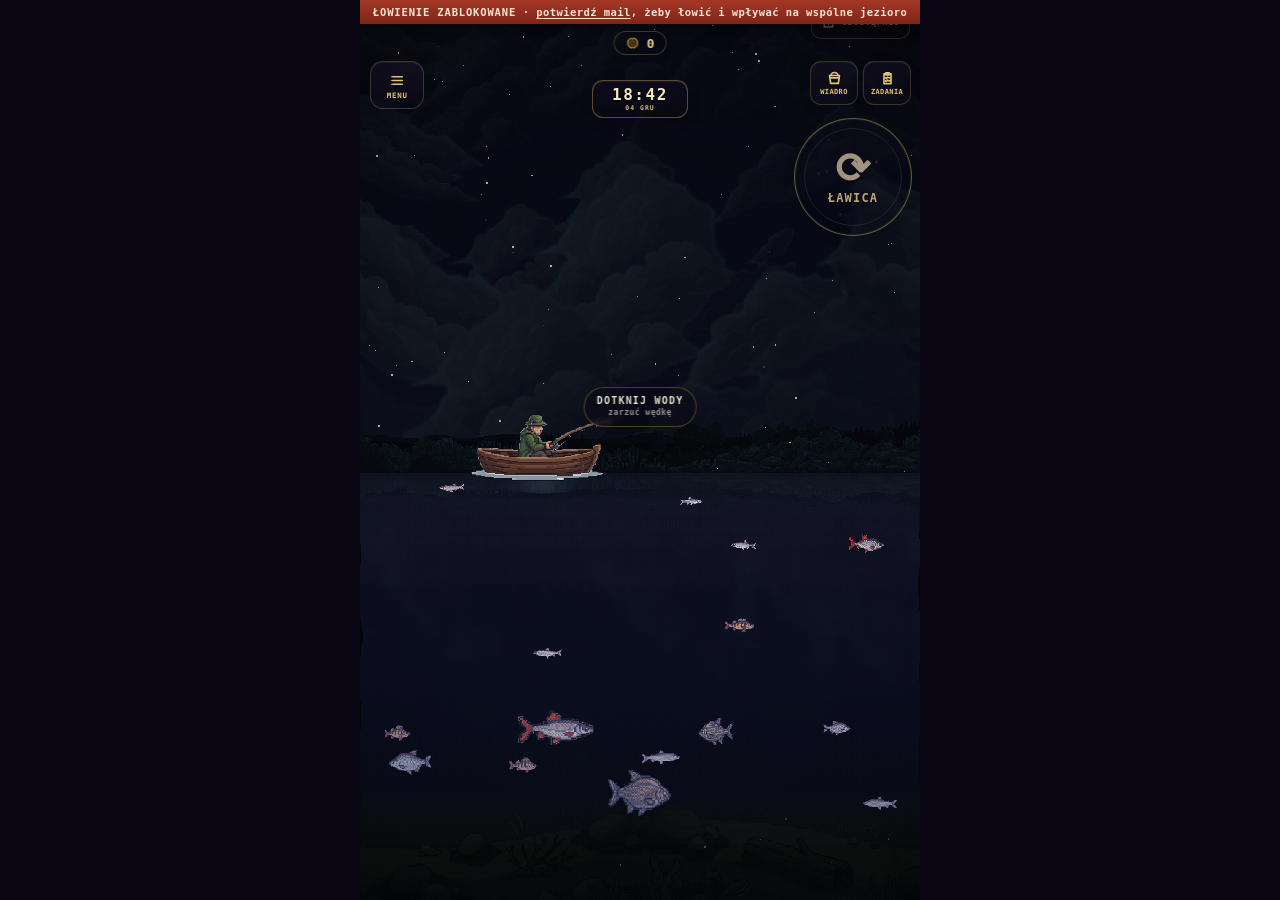
<file: qryby/index.html>
<!DOCTYPE html>
<html lang="pl">
<head>
<meta charset="utf-8">
<meta name="viewport" content="width=device-width,initial-scale=1,viewport-fit=cover">
<meta name="theme-color" content="#231838">
<title>QRyby</title>
<link rel="icon" type="image/png" sizes="192x192" href="/qryby-icon-192.png">
<link rel="apple-touch-icon" href="/qryby-icon-192.png">
<style>
*{box-sizing:border-box}
html,body{margin:0;width:100%;height:100%;overflow:hidden;background:#0B0714}
#game{position:fixed;inset:0;width:100%;height:100%;border:0;background:#0B0714}
#loading{position:fixed;inset:0;z-index:2;display:flex;align-items:center;justify-content:center;background:#0B0714;color:#E8C765;font:800 12px/1.4 ui-monospace,monospace;letter-spacing:.18em}
body.ready #loading{display:none}
</style>
</head>
<body>
<div id="loading">QRyby · ŁADOWANIE</div>
<iframe id="game" src="/qryby-game.html" title="QRyby" allow="fullscreen; autoplay" referrerpolicy="same-origin"></iframe>
<script>
const game=document.getElementById('game');
game.addEventListener('load',()=>document.body.classList.add('ready'));

/* PWA było etapem przejściowym. Czyścimy stary service worker/cache,
   żeby przeglądarka nie przywracała poprzedniego instalatora. */
if('serviceWorker' in navigator){
  navigator.serviceWorker.getRegistrations().then(list=>{
    list.forEach(r=>{ try{ if((r.scope||'').includes('/qryby')) r.unregister(); }catch(_){} });
  }).catch(()=>{});
}
if('caches' in window){
  caches.keys().then(keys=>Promise.all(keys.filter(k=>k.startsWith('qryby-pwa-')).map(k=>caches.delete(k)))).catch(()=>{});
}
</script>
</body>
</html>
</file>
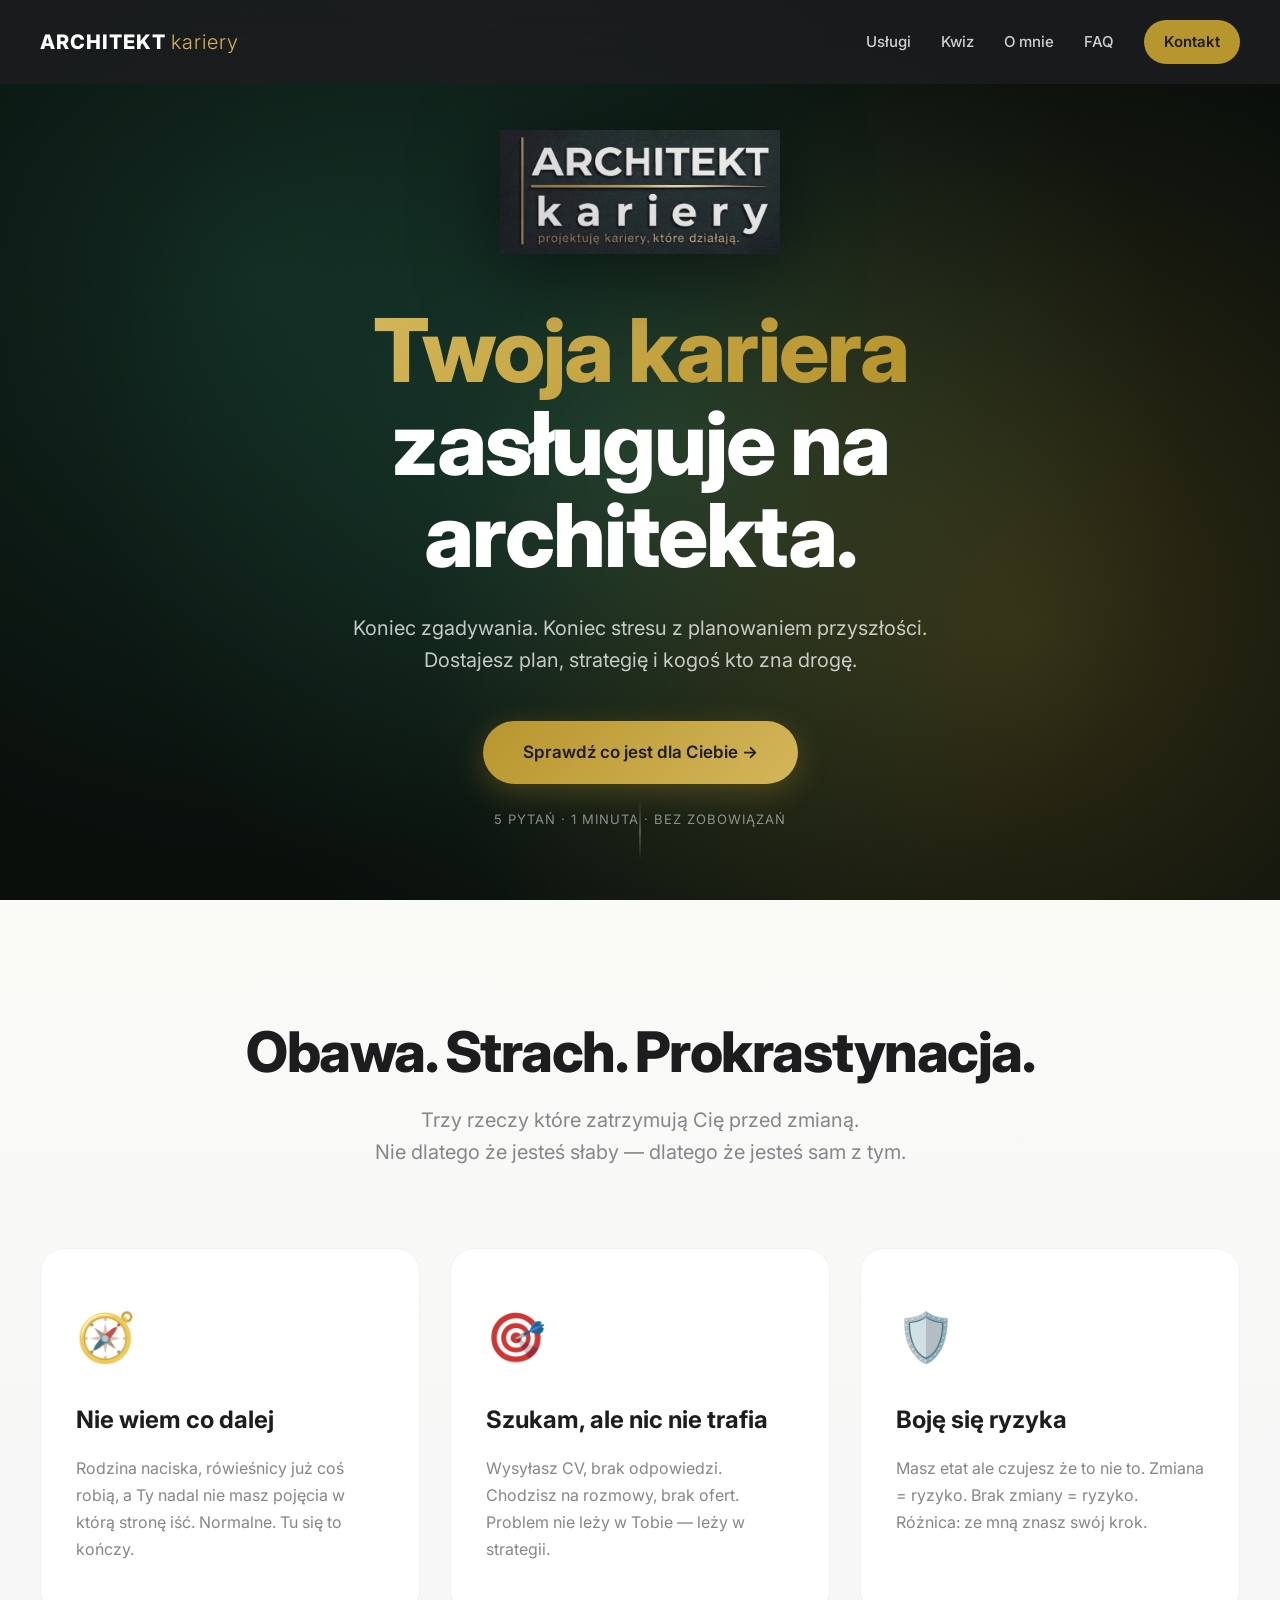
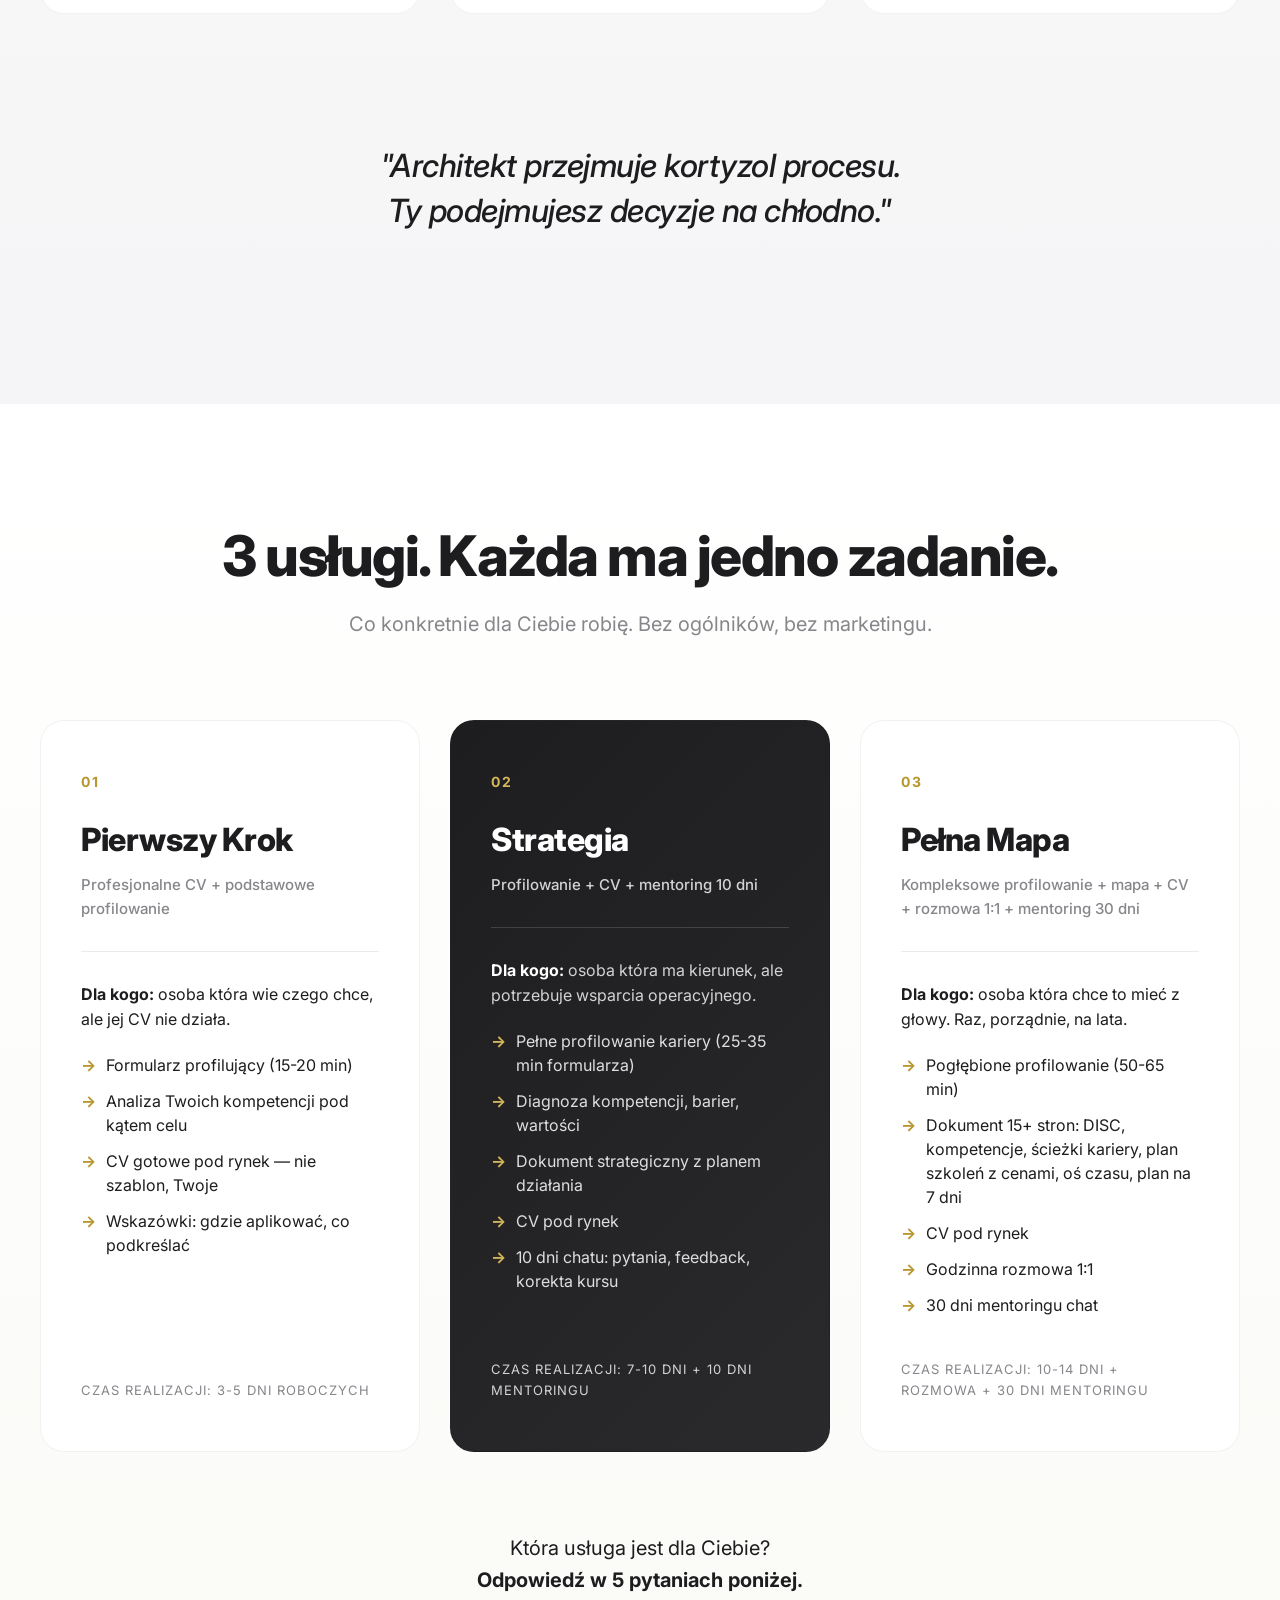
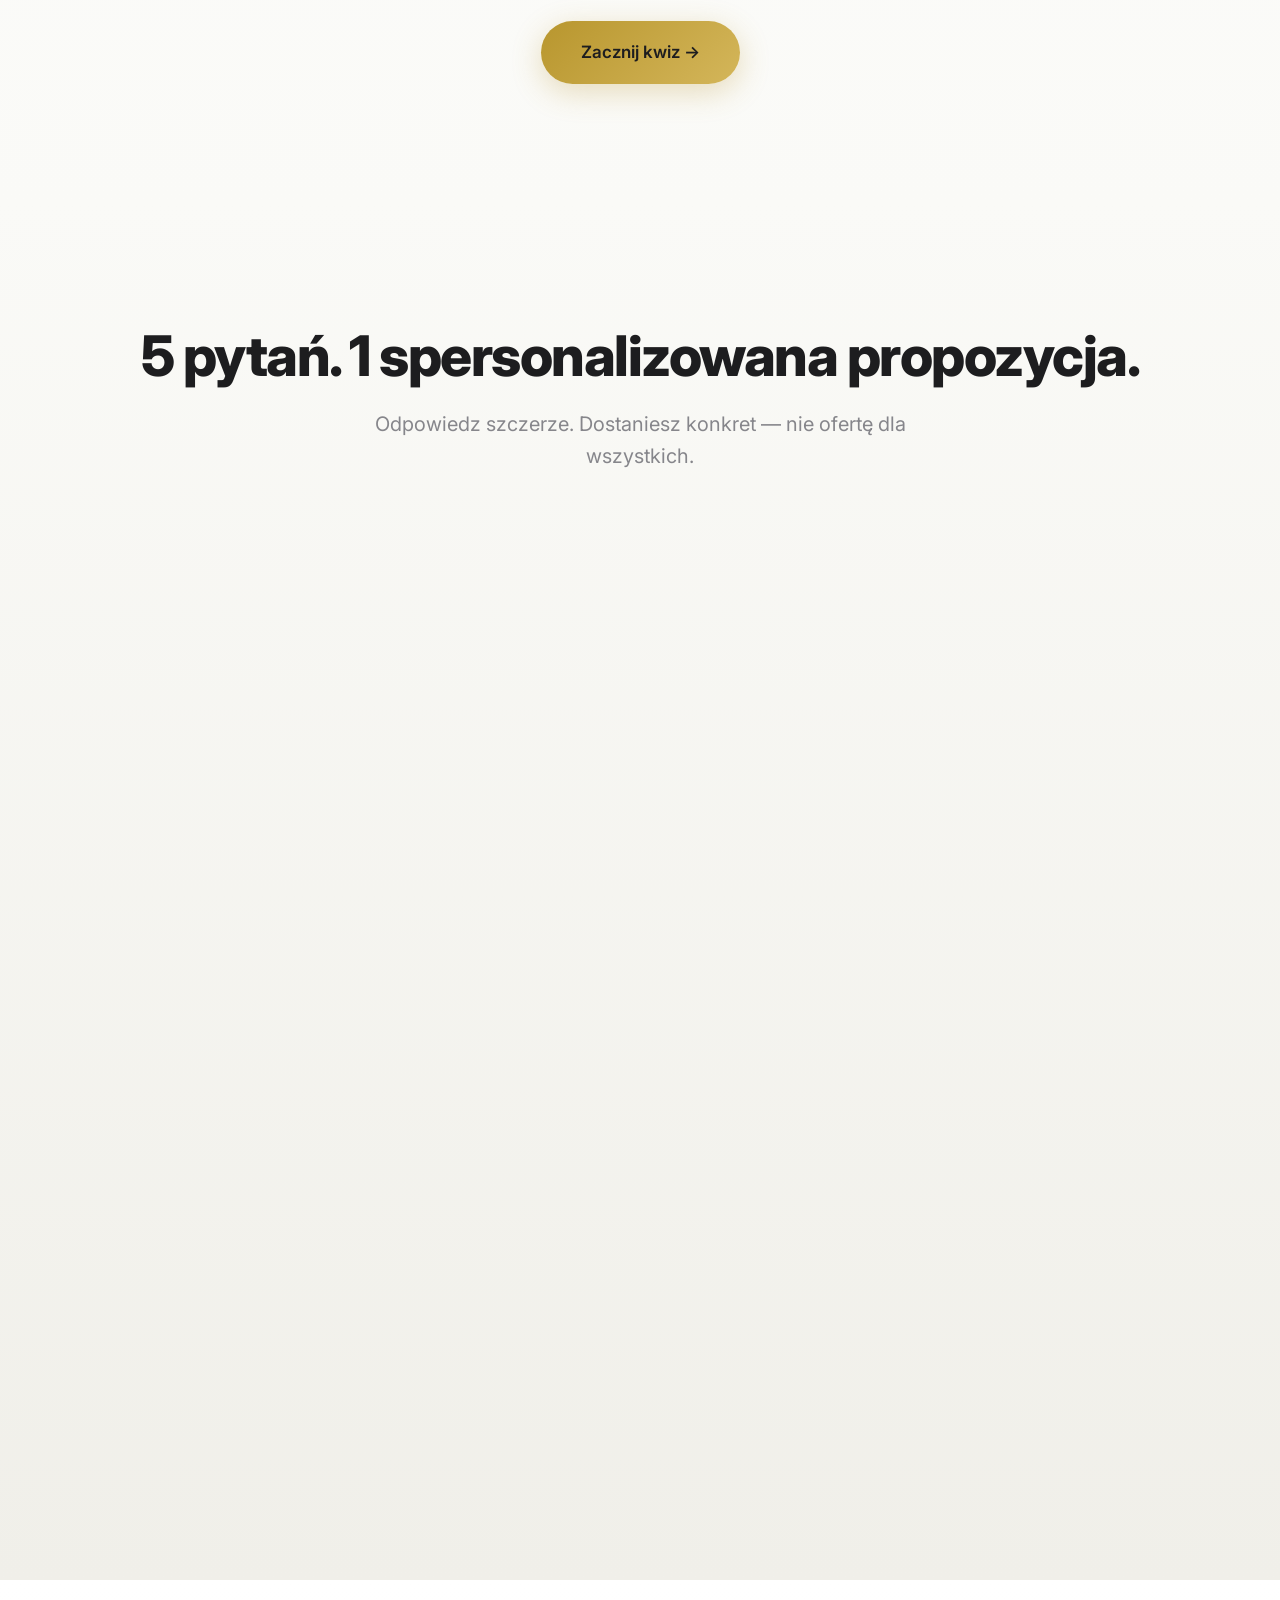
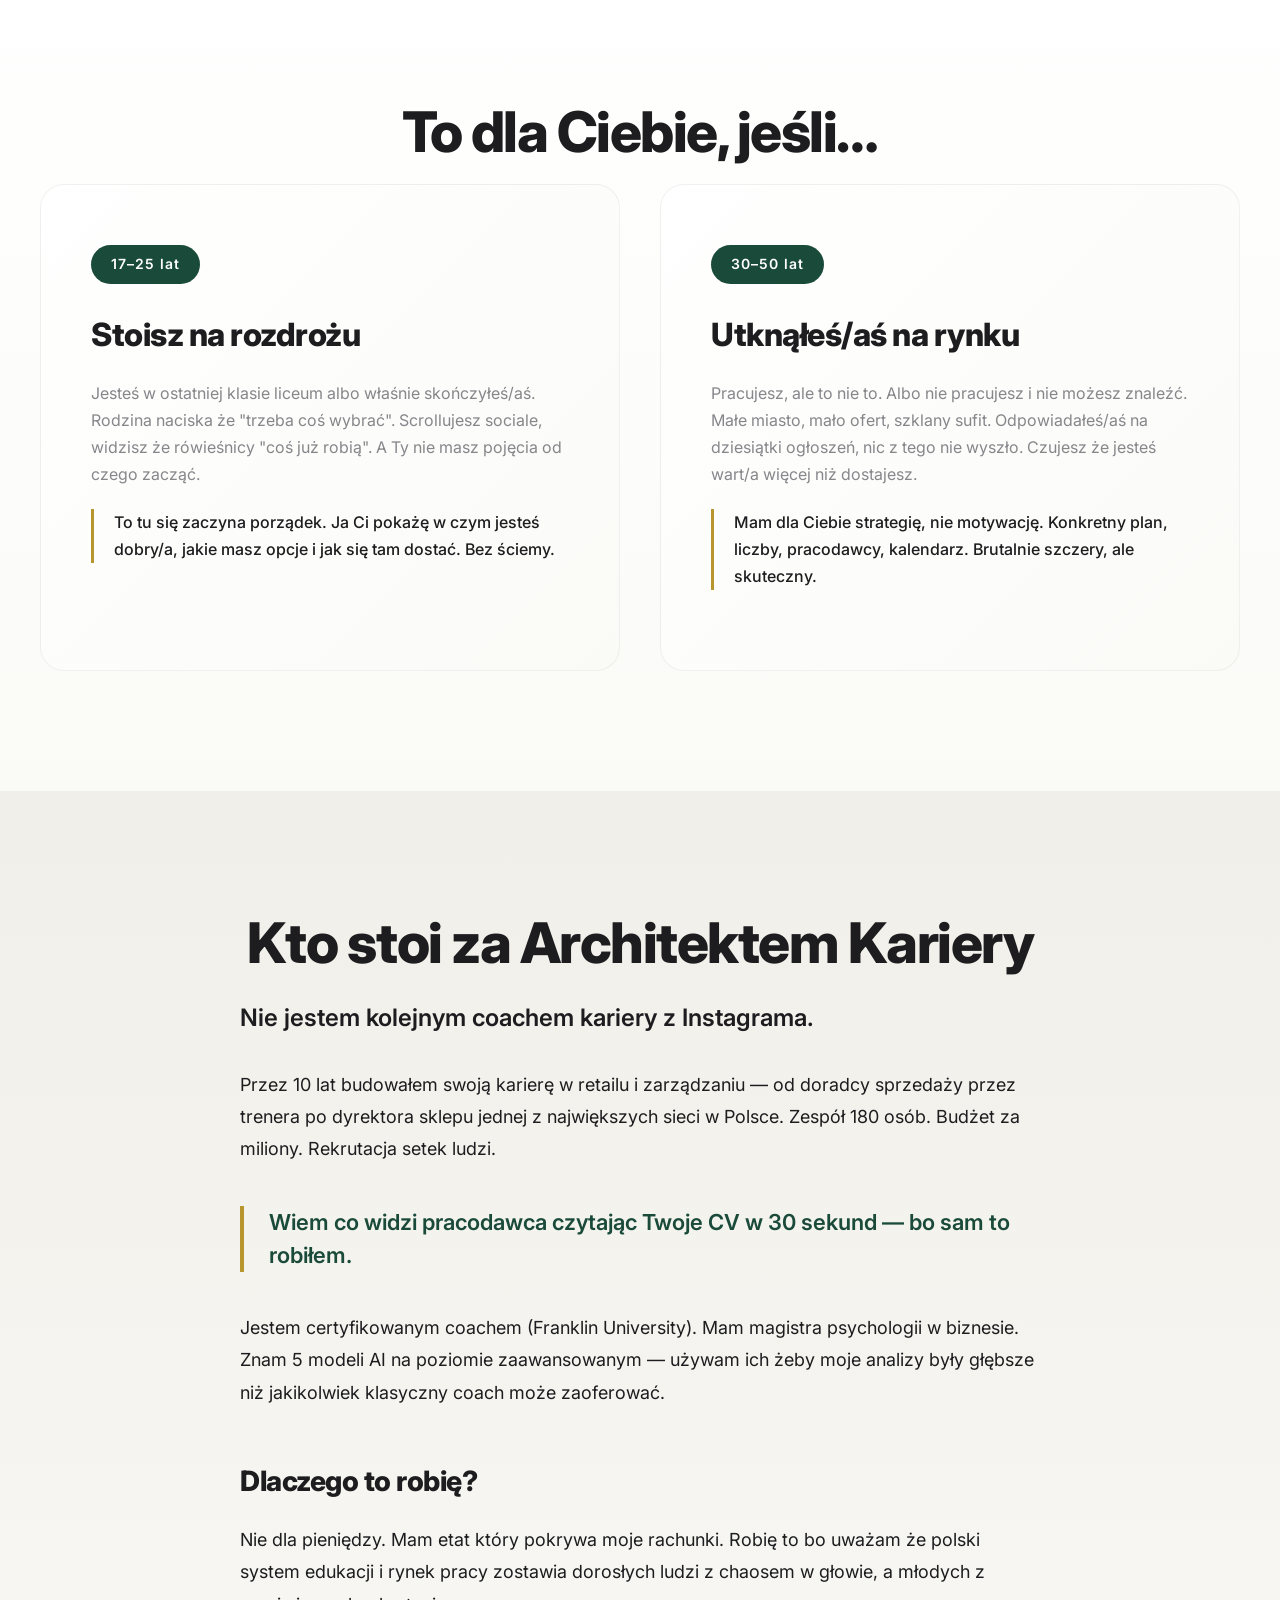
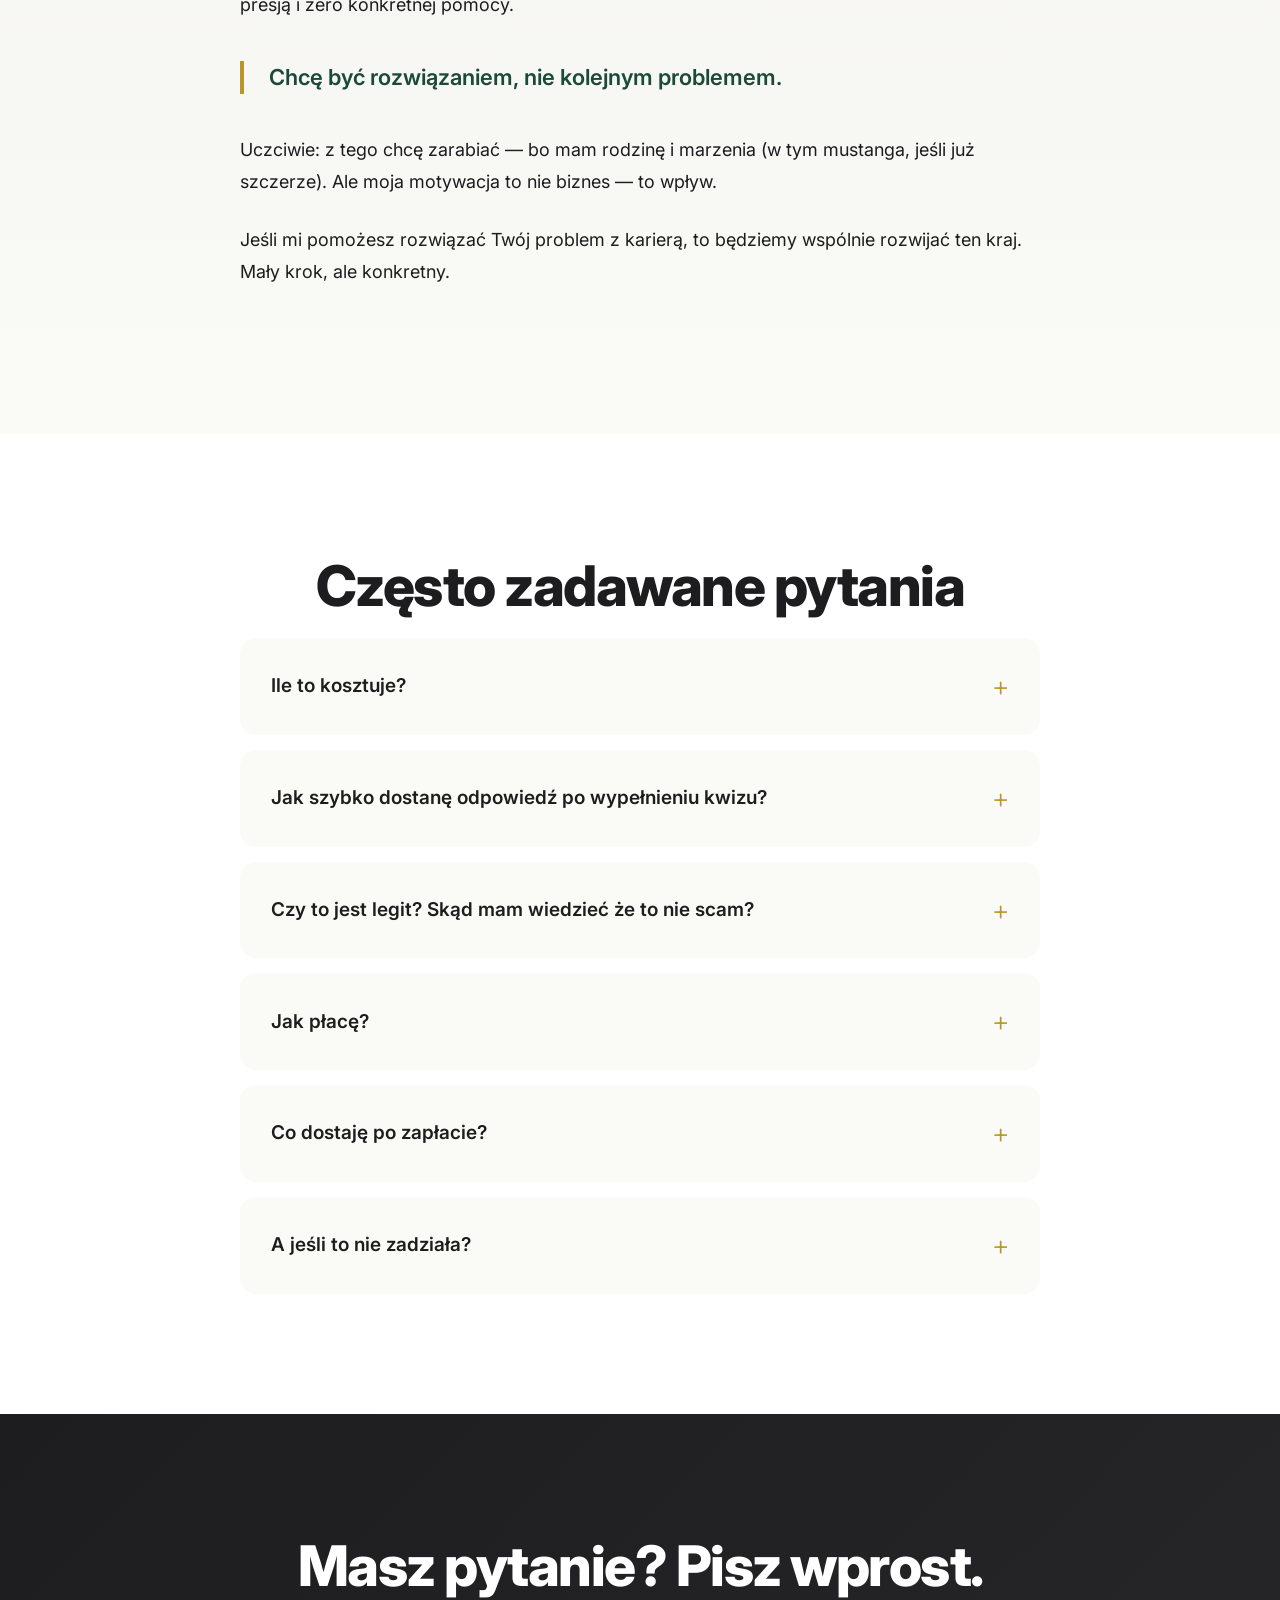
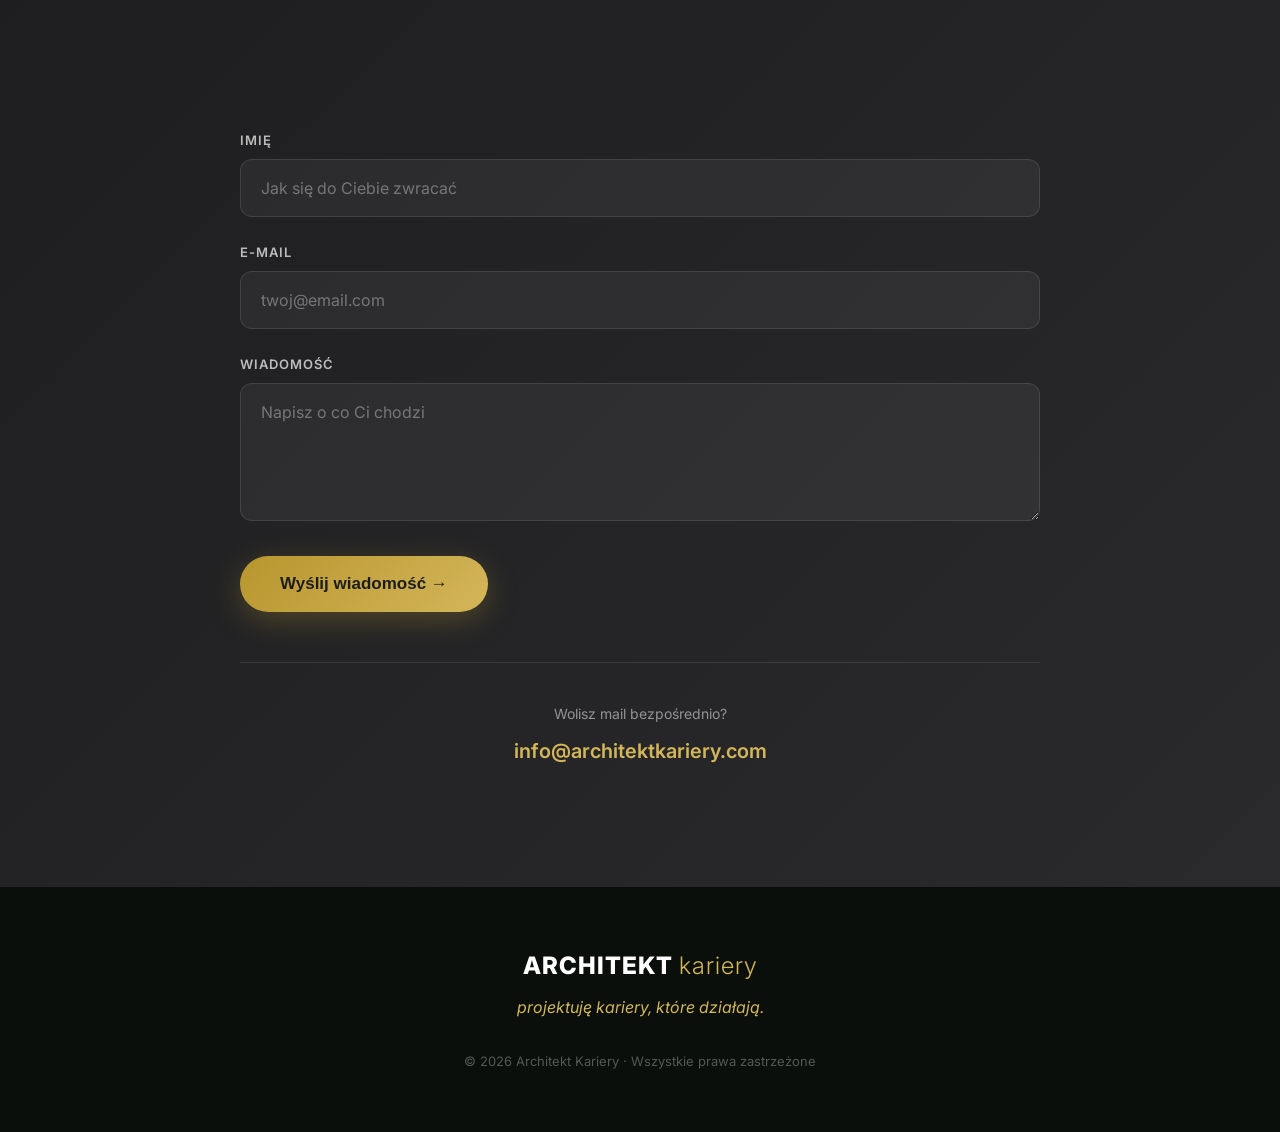
<file: !DOCTYPE html.html>
<!DOCTYPE html>
<html lang="pl">
<head>
<meta charset="UTF-8">
<meta name="viewport" content="width=device-width, initial-scale=1.0">
<title>Architekt Kariery — projektuję kariery, które działają</title>
<meta name="description" content="Koniec zgadywania. Koniec stresu z planowaniem przyszłości. Dostajesz plan, strategię i kogoś kto zna drogę.">
<link rel="preconnect" href="https://fonts.googleapis.com">
<link rel="preconnect" href="https://fonts.gstatic.com" crossorigin>
<link href="https://fonts.googleapis.com/css2?family=Inter:wght@300;400;500;600;700;800;900&display=swap" rel="stylesheet">
<link rel="stylesheet" href="style.css">
</head>
<body>

<!-- NAVIGATION -->
<nav class="nav">
  <div class="nav-logo">ARCHITEKT <span>kariery</span></div>
  <div class="nav-links">
    <a href="#uslugi">Usługi</a>
    <a href="#kwiz">Kwiz</a>
    <a href="#o-mnie">O mnie</a>
    <a href="#faq">FAQ</a>
    <a href="#kontakt" class="nav-cta">Kontakt</a>
  </div>
</nav>

<!-- HERO -->
<section class="hero">
  <div class="hero-bg"></div>
  <div class="hero-content">
    <img src="logo.png" alt="Architekt Kariery" class="hero-logo">
    <h1 class="hero-title">
      <span class="gradient-text">Twoja kariera</span><br>
      zasługuje na architekta.
    </h1>
    <p class="hero-subtitle">
      Koniec zgadywania. Koniec stresu z planowaniem przyszłości.<br>
      Dostajesz plan, strategię i kogoś kto zna drogę.
    </p>
    <a href="#kwiz" class="btn-primary">Sprawdź co jest dla Ciebie →</a>
    <p class="hero-note">5 pytań · 1 minuta · bez zobowiązań</p>
  </div>
  <div class="scroll-indicator">
    <div class="scroll-line"></div>
  </div>
</section>

<!-- SEKCJA: PROBLEM -->
<section class="section section-problem reveal">
  <div class="container">
    <h2 class="section-title">
      Obawa. Strach. Prokrastynacja.
    </h2>
    <p class="section-subtitle">
      Trzy rzeczy które zatrzymują Cię przed zmianą.<br>
      Nie dlatego że jesteś słaby — dlatego że jesteś sam z tym.
    </p>
    <div class="cards-grid">
      <div class="card reveal">
        <div class="card-icon">🧭</div>
        <h3>Nie wiem co dalej</h3>
        <p>Rodzina naciska, rówieśnicy już coś robią, a Ty nadal nie masz pojęcia w którą stronę iść. Normalne. Tu się to kończy.</p>
      </div>
      <div class="card reveal">
        <div class="card-icon">🎯</div>
        <h3>Szukam, ale nic nie trafia</h3>
        <p>Wysyłasz CV, brak odpowiedzi. Chodzisz na rozmowy, brak ofert. Problem nie leży w Tobie — leży w strategii.</p>
      </div>
      <div class="card reveal">
        <div class="card-icon">🛡️</div>
        <h3>Boję się ryzyka</h3>
        <p>Masz etat ale czujesz że to nie to. Zmiana = ryzyko. Brak zmiany = ryzyko. Różnica: ze mną znasz swój krok.</p>
      </div>
    </div>
    <div class="quote-block reveal">
      <p>"Architekt przejmuje kortyzol procesu.<br>Ty podejmujesz decyzje na chłodno."</p>
    </div>
  </div>
</section>

<!-- SEKCJA: USŁUGI -->
<section id="uslugi" class="section section-services">
  <div class="container">
    <h2 class="section-title reveal">3 usługi. Każda ma jedno zadanie.</h2>
    <p class="section-subtitle reveal">
      Co konkretnie dla Ciebie robię. Bez ogólników, bez marketingu.
    </p>
    <div class="services-grid">
      <div class="service-card reveal">
        <div class="service-number">01</div>
        <h3>Pierwszy Krok</h3>
        <p class="service-sub">Profesjonalne CV + podstawowe profilowanie</p>
        <div class="service-line"></div>
        <p class="service-desc"><strong>Dla kogo:</strong> osoba która wie czego chce, ale jej CV nie działa.</p>
        <ul class="service-list">
          <li>Formularz profilujący (15-20 min)</li>
          <li>Analiza Twoich kompetencji pod kątem celu</li>
          <li>CV gotowe pod rynek — nie szablon, Twoje</li>
          <li>Wskazówki: gdzie aplikować, co podkreślać</li>
        </ul>
        <p class="service-time">Czas realizacji: 3-5 dni roboczych</p>
      </div>
      <div class="service-card reveal service-featured">
        <div class="service-number">02</div>
        <h3>Strategia</h3>
        <p class="service-sub">Profilowanie + CV + mentoring 10 dni</p>
        <div class="service-line"></div>
        <p class="service-desc"><strong>Dla kogo:</strong> osoba która ma kierunek, ale potrzebuje wsparcia operacyjnego.</p>
        <ul class="service-list">
          <li>Pełne profilowanie kariery (25-35 min formularza)</li>
          <li>Diagnoza kompetencji, barier, wartości</li>
          <li>Dokument strategiczny z planem działania</li>
          <li>CV pod rynek</li>
          <li>10 dni chatu: pytania, feedback, korekta kursu</li>
        </ul>
        <p class="service-time">Czas realizacji: 7-10 dni + 10 dni mentoringu</p>
      </div>
      <div class="service-card reveal">
        <div class="service-number">03</div>
        <h3>Pełna Mapa</h3>
        <p class="service-sub">Kompleksowe profilowanie + mapa + CV + rozmowa 1:1 + mentoring 30 dni</p>
        <div class="service-line"></div>
        <p class="service-desc"><strong>Dla kogo:</strong> osoba która chce to mieć z głowy. Raz, porządnie, na lata.</p>
        <ul class="service-list">
          <li>Pogłębione profilowanie (50-65 min)</li>
          <li>Dokument 15+ stron: DISC, kompetencje, ścieżki kariery, plan szkoleń z cenami, oś czasu, plan na 7 dni</li>
          <li>CV pod rynek</li>
          <li>Godzinna rozmowa 1:1</li>
          <li>30 dni mentoringu chat</li>
        </ul>
        <p class="service-time">Czas realizacji: 10-14 dni + rozmowa + 30 dni mentoringu</p>
      </div>
    </div>
    <div class="services-cta reveal">
      <p>Która usługa jest dla Ciebie?<br><strong>Odpowiedź w 5 pytaniach poniżej.</strong></p>
      <a href="#kwiz" class="btn-primary">Zacznij kwiz →</a>
    </div>
  </div>
</section>

<!-- SEKCJA: KWIZ -->
<section id="kwiz" class="section section-kwiz">
  <div class="container">
    <h2 class="section-title reveal">5 pytań. 1 spersonalizowana propozycja.</h2>
    <p class="section-subtitle reveal">
      Odpowiedz szczerze. Dostaniesz konkret — nie ofertę dla wszystkich.
    </p>
    <div class="kwiz-embed reveal">
      <iframe src="https://docs.google.com/forms/d/e/1FAIpQLSdaq3g_4HCW9_mxPggY98bLcOoUh68x8rNdlK4SN_FEnEeOaw/viewform?embedded=true" width="100%" height="900" frameborder="0" marginheight="0" marginwidth="0">Ładowanie…</iframe>
    </div>
  </div>
</section>

<!-- SEKCJA: DLA KOGO -->
<section class="section section-dla-kogo">
  <div class="container">
    <h2 class="section-title reveal">To dla Ciebie, jeśli…</h2>
    <div class="dla-kogo-grid">
      <div class="dla-kogo-card reveal">
        <div class="dla-kogo-age">17–25 lat</div>
        <h3>Stoisz na rozdrożu</h3>
        <p>Jesteś w ostatniej klasie liceum albo właśnie skończyłeś/aś. Rodzina naciska że "trzeba coś wybrać". Scrollujesz sociale, widzisz że rówieśnicy "coś już robią". A Ty nie masz pojęcia od czego zacząć.</p>
        <p class="dla-kogo-bold">To tu się zaczyna porządek. Ja Ci pokażę w czym jesteś dobry/a, jakie masz opcje i jak się tam dostać. Bez ściemy.</p>
      </div>
      <div class="dla-kogo-card reveal">
        <div class="dla-kogo-age">30–50 lat</div>
        <h3>Utknąłeś/aś na rynku</h3>
        <p>Pracujesz, ale to nie to. Albo nie pracujesz i nie możesz znaleźć. Małe miasto, mało ofert, szklany sufit. Odpowiadałeś/aś na dziesiątki ogłoszeń, nic z tego nie wyszło. Czujesz że jesteś wart/a więcej niż dostajesz.</p>
        <p class="dla-kogo-bold">Mam dla Ciebie strategię, nie motywację. Konkretny plan, liczby, pracodawcy, kalendarz. Brutalnie szczery, ale skuteczny.</p>
      </div>
    </div>
  </div>
</section>

<!-- SEKCJA: O MNIE -->
<section id="o-mnie" class="section section-o-mnie">
  <div class="container container-narrow">
    <h2 class="section-title reveal">Kto stoi za Architektem Kariery</h2>
    <div class="o-mnie-content reveal">
      <p class="lead">Nie jestem kolejnym coachem kariery z Instagrama.</p>
      <p>Przez 10 lat budowałem swoją karierę w retailu i zarządzaniu — od doradcy sprzedaży przez trenera po dyrektora sklepu jednej z największych sieci w Polsce. Zespół 180 osób. Budżet za miliony. Rekrutacja setek ludzi.</p>
      <p class="highlight">Wiem co widzi pracodawca czytając Twoje CV w 30 sekund — bo sam to robiłem.</p>
      <p>Jestem certyfikowanym coachem (Franklin University). Mam magistra psychologii w biznesie. Znam 5 modeli AI na poziomie zaawansowanym — używam ich żeby moje analizy były głębsze niż jakikolwiek klasyczny coach może zaoferować.</p>
      <h3 class="sub-h3">Dlaczego to robię?</h3>
      <p>Nie dla pieniędzy. Mam etat który pokrywa moje rachunki. Robię to bo uważam że polski system edukacji i rynek pracy zostawia dorosłych ludzi z chaosem w głowie, a młodych z presją i zero konkretnej pomocy.</p>
      <p class="highlight">Chcę być rozwiązaniem, nie kolejnym problemem.</p>
      <p>Uczciwie: z tego chcę zarabiać — bo mam rodzinę i marzenia (w tym mustanga, jeśli już szczerze). Ale moja motywacja to nie biznes — to wpływ.</p>
      <p>Jeśli mi pomożesz rozwiązać Twój problem z karierą, to będziemy wspólnie rozwijać ten kraj. Mały krok, ale konkretny.</p>
    </div>
  </div>
</section>

<!-- SEKCJA: FAQ -->
<section id="faq" class="section section-faq">
  <div class="container container-narrow">
    <h2 class="section-title reveal">Często zadawane pytania</h2>
    <div class="faq-list">
      <details class="faq-item reveal">
        <summary>Ile to kosztuje?</summary>
        <p>Cena zależy od tego jakiej usługi potrzebujesz. Wypełnij kwiz (5 pytań, 1 minuta), a dostaniesz spersonalizowaną propozycję z ceną dopasowaną do Twojej sytuacji. Bez pakietów "dla wszystkich", bez ukrytych kosztów.</p>
      </details>
      <details class="faq-item reveal">
        <summary>Jak szybko dostanę odpowiedź po wypełnieniu kwizu?</summary>
        <p>W 24 godziny. Jeśli Twoja sytuacja jest pilna — możesz to zaznaczyć w kwizie, wtedy odpisuję priorytetowo.</p>
      </details>
      <details class="faq-item reveal">
        <summary>Czy to jest legit? Skąd mam wiedzieć że to nie scam?</summary>
        <p>Uczciwe pytanie. Prosta odpowiedź: zanim zapłacisz cokolwiek, dostaniesz ode mnie spersonalizowaną analizę Twojej sytuacji (bezpłatnie, po kwizie). Zobaczysz jak piszę, jak myślę, czy to co proponuję ma sens. Jeśli tak — idziemy dalej. Jeśli nie — żadnej presji.</p>
      </details>
      <details class="faq-item reveal">
        <summary>Jak płacę?</summary>
        <p>BLIK lub przelew tradycyjny. Po akceptacji propozycji dostajesz dane do przelewu. Faktura na firmę lub rachunek na osobę fizyczną — jak potrzebujesz.</p>
      </details>
      <details class="faq-item reveal">
        <summary>Co dostaję po zapłacie?</summary>
        <p>Link do szczegółowego formularza profilującego (15-70 min zależnie od pakietu) + instrukcję co dalej. Twój dokument / CV / mapa trafia do Ciebie mailem w terminie ustalonym w propozycji.</p>
      </details>
      <details class="faq-item reveal">
        <summary>A jeśli to nie zadziała?</summary>
        <p>Nie obiecuję że dostaniesz pracę za 7 dni — nikt uczciwy tego nie obieca. Obiecuję że dostaniesz konkretną strategię, CV pod rynek i wsparcie w trakcie procesu. Skuteczność zależy od Twojego wdrożenia. Jeśli poczujesz że dokument/CV nie odpowiada na Twoją sytuację — napisz, poprawiamy. Nie wysyłam "półproduktów".</p>
      </details>
    </div>
  </div>
</section>

<!-- SEKCJA: KONTAKT -->
<section id="kontakt" class="section section-kontakt">
  <div class="container container-narrow">
    <h2 class="section-title reveal">Masz pytanie? Pisz wprost.</h2>
    <p class="section-subtitle reveal">Odpowiadam w 24h.</p>
    <form class="kontakt-form reveal" action="https://formsubmit.co/info@architektkariery.com" method="POST">
      <input type="hidden" name="_subject" value="Nowa wiadomość z architektkariery.com">
      <input type="hidden" name="_captcha" value="false">
      <input type="hidden" name="_next" value="https://architektkariery.com#dziekuje">
      <div class="form-group">
        <label>Imię</label>
        <input type="text" name="imie" required placeholder="Jak się do Ciebie zwracać">
      </div>
      <div class="form-group">
        <label>E-mail</label>
        <input type="email" name="email" required placeholder="twoj@email.com">
      </div>
      <div class="form-group">
        <label>Wiadomość</label>
        <textarea name="wiadomosc" required placeholder="Napisz o co Ci chodzi" rows="5"></textarea>
      </div>
      <button type="submit" class="btn-primary">Wyślij wiadomość →</button>
    </form>
    <div class="kontakt-alt">
      <p>Wolisz mail bezpośrednio?</p>
      <a href="mailto:info@architektkariery.com">info@architektkariery.com</a>
    </div>
  </div>
</section>

<!-- FOOTER -->
<footer class="footer">
  <div class="container">
    <div class="footer-logo">ARCHITEKT <span>kariery</span></div>
    <p class="footer-tagline">projektuję kariery, które działają.</p>
    <p class="footer-copyright">© 2026 Architekt Kariery · Wszystkie prawa zastrzeżone</p>
  </div>
</footer>

<script src="script.js"></script>
</body>
</html>
</file>
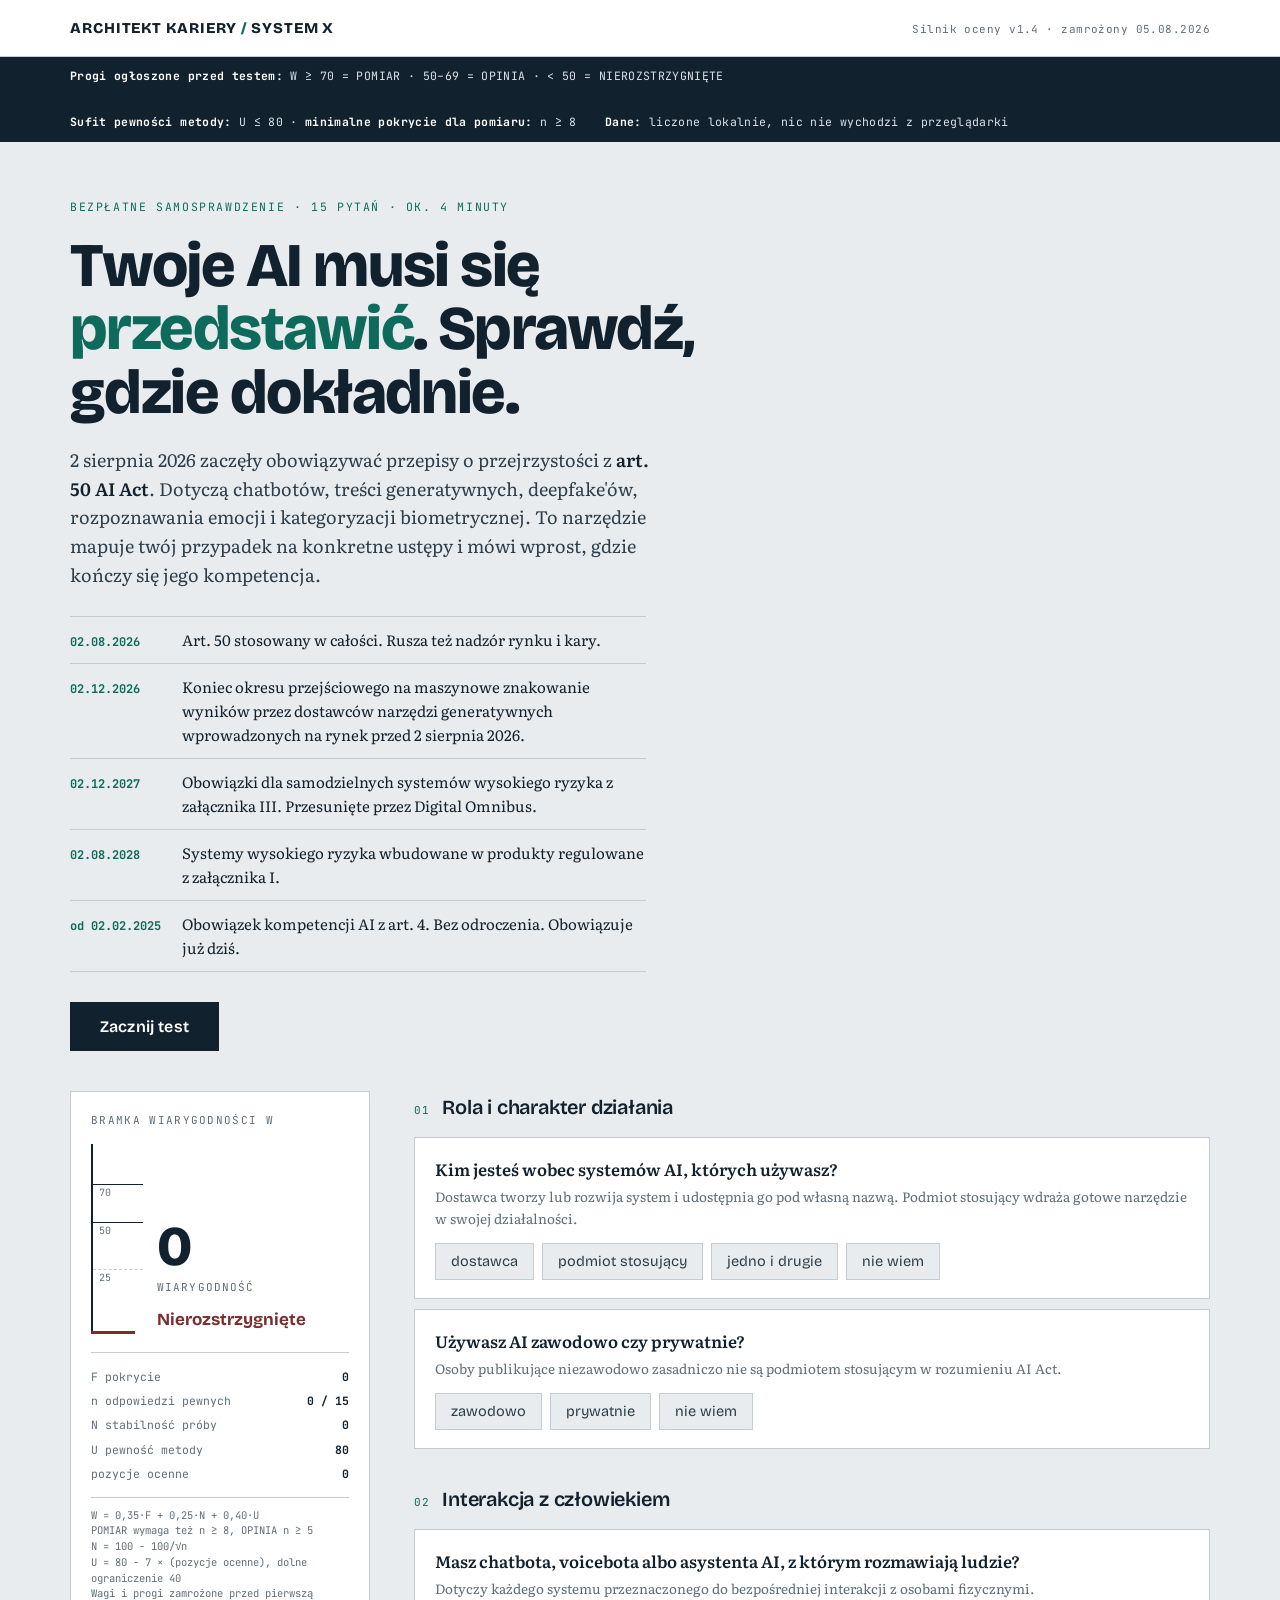
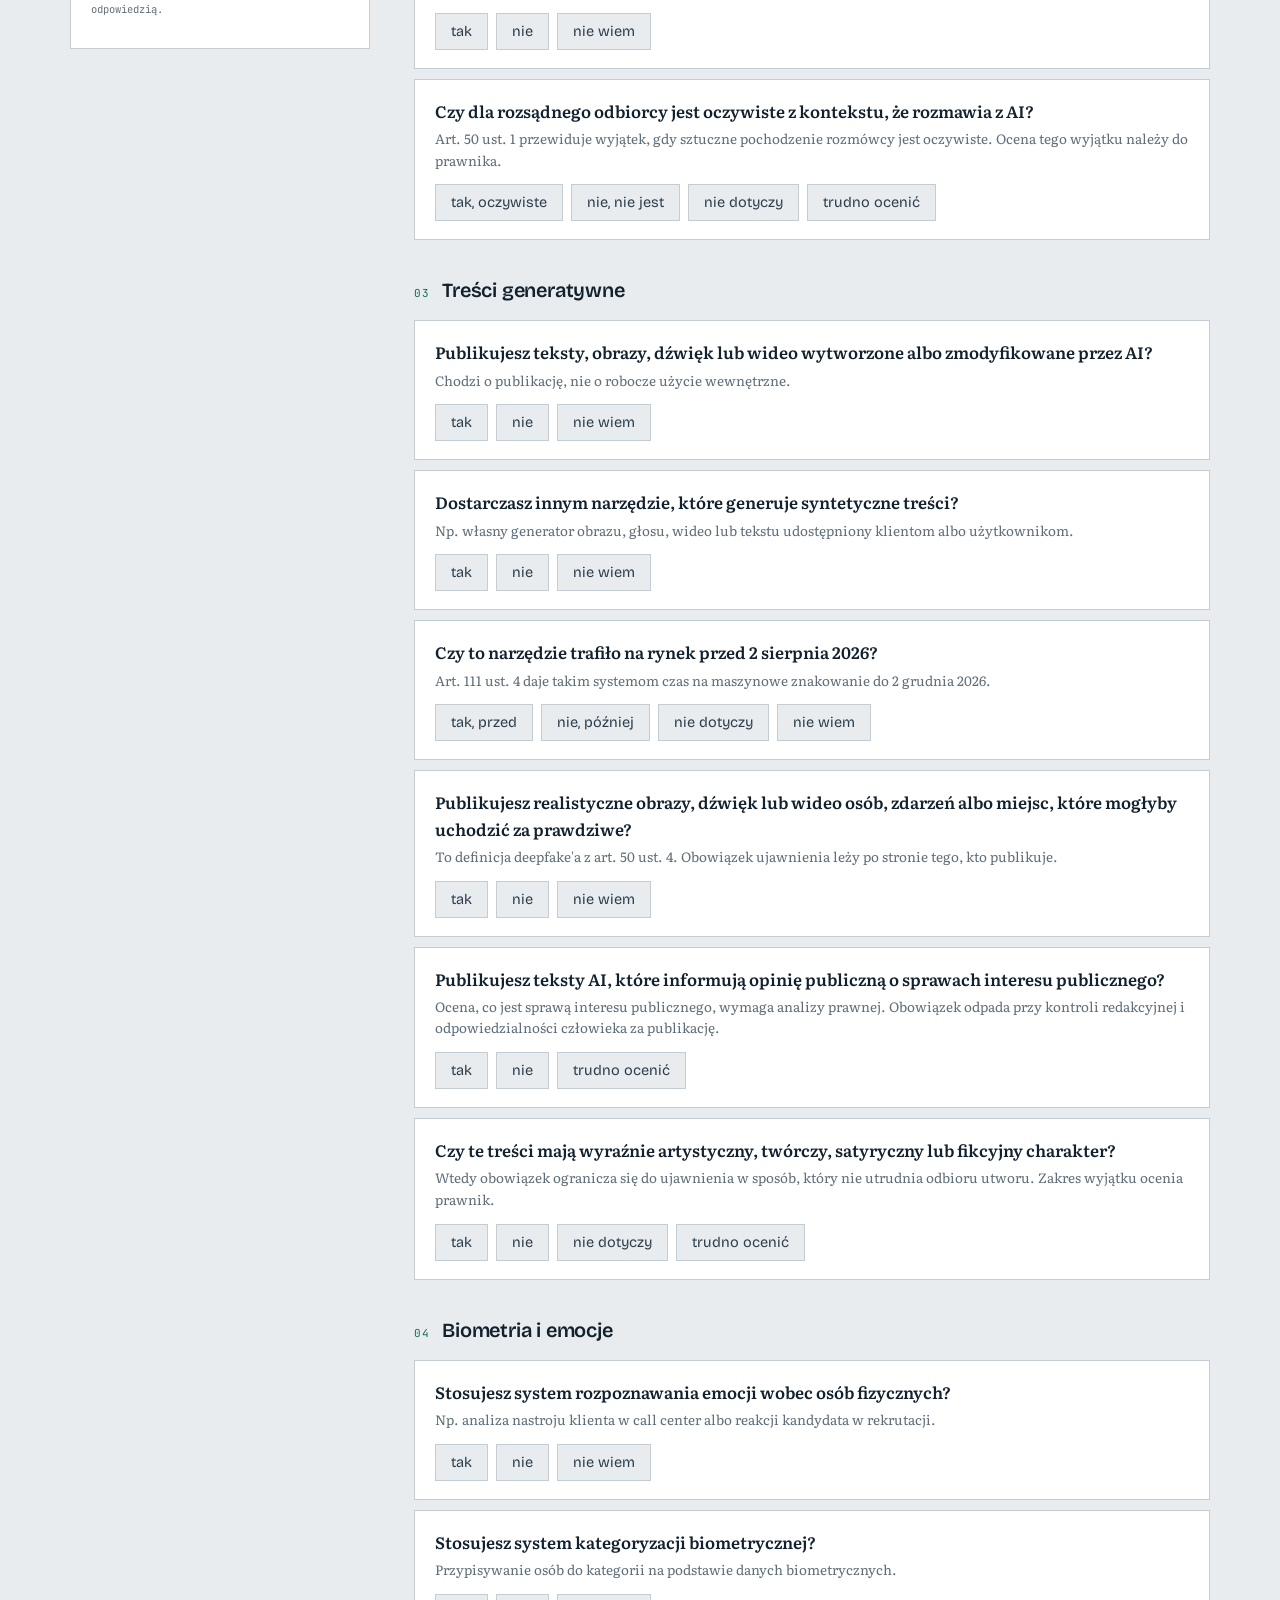
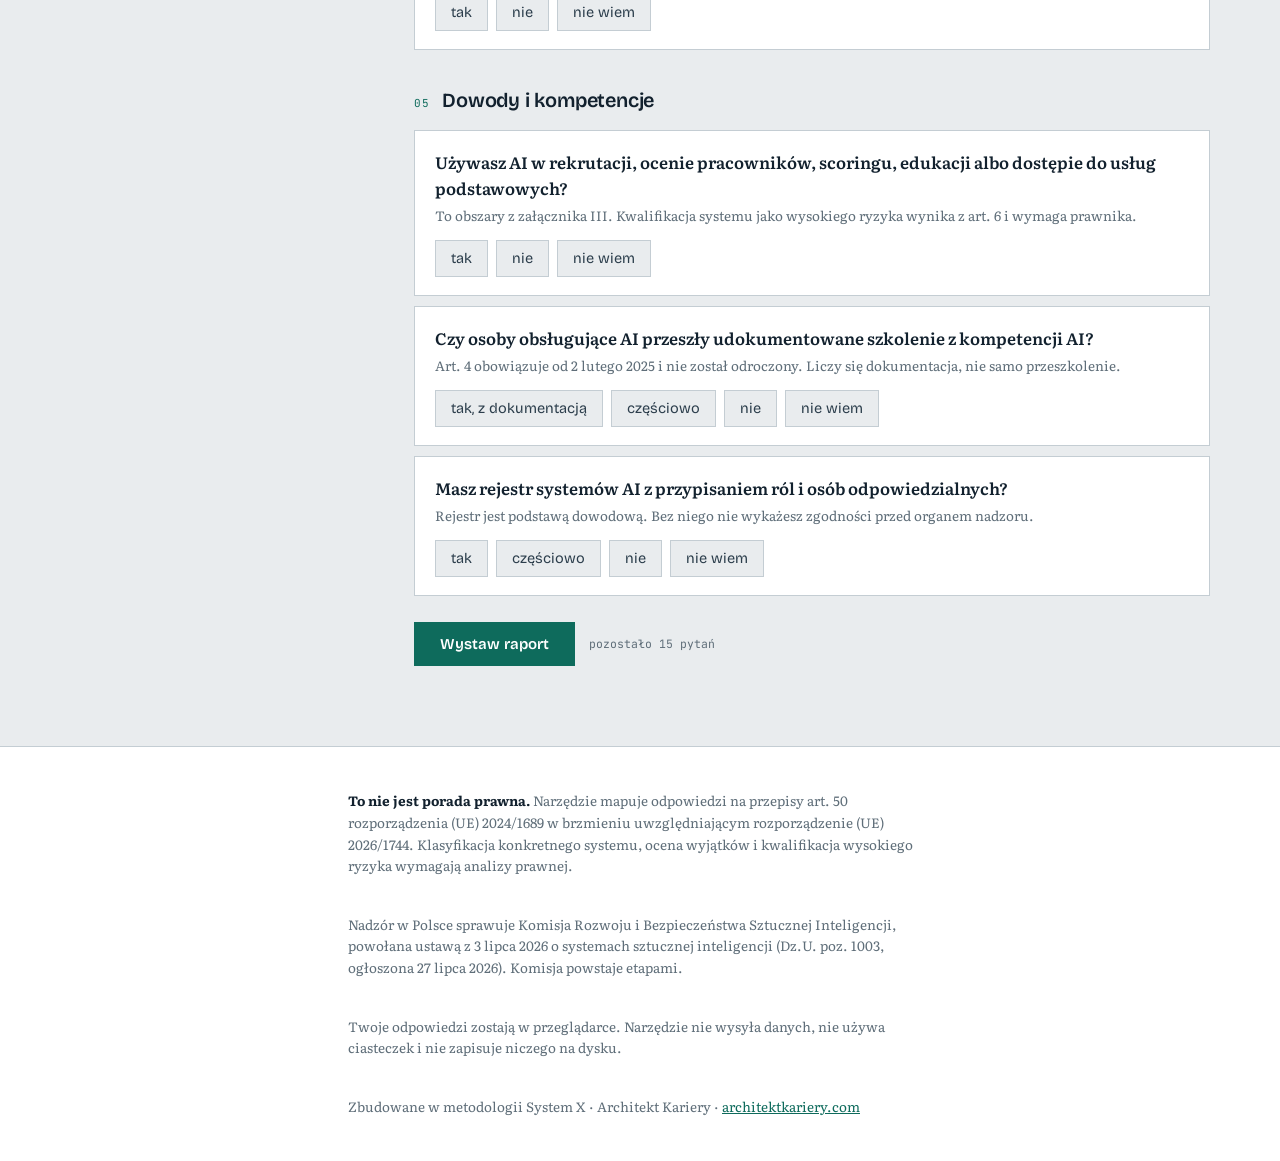
<file: art50.html>
<!DOCTYPE html>
<html lang="pl">
<head>
<meta charset="utf-8">
<meta name="viewport" content="width=device-width, initial-scale=1">
<title>Test Przejrzystości AI — obowiązki z art. 50 AI Act | Architekt Kariery</title>
<meta name="description" content="Bezpłatne samosprawdzenie obowiązków przejrzystości z art. 50 AI Act, które obowiązują od 2 sierpnia 2026. 15 pytań, raport PDF, liczone lokalnie w przeglądarce.">
<meta property="og:title" content="Test Przejrzystości AI — art. 50 AI Act">
<meta property="og:description" content="15 pytań. Raport PDF. Narzędzie podaje własną wiarygodność wyniku i odmawia rozstrzygnięcia tam, gdzie potrzebny jest prawnik.">
<meta property="og:type" content="website">
<link rel="preconnect" href="https://fonts.googleapis.com">
<link rel="preconnect" href="https://fonts.gstatic.com" crossorigin>
<link href="https://fonts.googleapis.com/css2?family=Bricolage+Grotesque:opsz,wght@12..96,400;12..96,600;12..96,800&family=Literata:ital,opsz,wght@0,7..72,400;0,7..72,600;1,7..72,400&family=JetBrains+Mono:wght@400;700&display=swap&subset=latin,latin-ext" rel="stylesheet">
<style>
:root{
  --ink:#12212E;
  --ink-soft:#2C3E4C;
  --paper:#E9ECEE;
  --surface:#FFFFFF;
  --rule:#C4CDD3;
  --muted:#5F6E79;
  --measure:#0E6B5C;
  --judge:#8C5A0A;
  --void:#7A2E2E;
  --display:"Bricolage Grotesque","Trebuchet MS",sans-serif;
  --body:"Literata",Georgia,serif;
  --mono:"JetBrains Mono","SFMono-Regular",Consolas,monospace;
}
*{box-sizing:border-box}
html{scroll-behavior:smooth}
body{
  margin:0;background:var(--paper);color:var(--ink);
  font-family:var(--body);font-size:16px;line-height:1.6;
  -webkit-font-smoothing:antialiased;
}
.wrap{max-width:1180px;margin:0 auto;padding:0 20px}

/* ---------- header ---------- */
.masthead{border-bottom:1px solid var(--rule);background:var(--surface)}
.masthead .wrap{display:flex;justify-content:space-between;align-items:baseline;gap:16px;padding-top:16px;padding-bottom:16px;flex-wrap:wrap}
.brand{font-family:var(--display);font-weight:800;font-size:15px;letter-spacing:.06em;text-transform:uppercase}
.brand span{color:var(--measure)}
.masthead .meta{font-family:var(--mono);font-size:11px;color:var(--muted);letter-spacing:.04em}

/* ---------- covenant strip ---------- */
.covenant{background:var(--ink);color:#DDE4E8;font-family:var(--mono);font-size:11.5px;letter-spacing:.03em}
.covenant .wrap{display:flex;gap:28px;flex-wrap:wrap;padding-top:10px;padding-bottom:10px}
.covenant b{color:#fff;font-weight:700}

/* ---------- hero ---------- */
.hero{padding:56px 0 40px}
.eyebrow{font-family:var(--mono);font-size:11.5px;letter-spacing:.14em;text-transform:uppercase;color:var(--measure);margin:0 0 18px}
h1{
  font-family:var(--display);font-weight:800;font-size:clamp(34px,6.2vw,62px);
  line-height:1.02;letter-spacing:-.025em;margin:0 0 22px;max-width:16ch;
}
h1 em{font-style:normal;color:var(--measure)}
.lede{font-size:18px;max-width:60ch;margin:0 0 26px;color:var(--ink-soft)}
.lede b{font-weight:600;color:var(--ink)}
.factlist{list-style:none;padding:0;margin:0 0 30px;max-width:64ch}
.factlist li{
  display:grid;grid-template-columns:96px 1fr;gap:16px;
  padding:11px 0;border-top:1px solid var(--rule);align-items:baseline;
}
.factlist li:last-child{border-bottom:1px solid var(--rule)}
.factlist .d{font-family:var(--mono);font-size:12px;color:var(--measure);font-weight:700}
.factlist .t{font-size:15px}
.startbtn{
  font-family:var(--display);font-weight:600;font-size:16px;
  background:var(--ink);color:#fff;border:0;padding:15px 30px;cursor:pointer;
  letter-spacing:.01em;
}
.startbtn:hover{background:var(--measure)}

/* ---------- layout ---------- */
.grid{display:grid;grid-template-columns:300px 1fr;gap:44px;padding-bottom:80px;align-items:start}
@media(max-width:900px){.grid{grid-template-columns:1fr;gap:26px}}

/* ---------- instrument ---------- */
.instrument{position:sticky;top:18px;background:var(--surface);border:1px solid var(--rule);padding:20px}
@media(max-width:900px){.instrument{position:static}}
.inst-title{font-family:var(--mono);font-size:11px;letter-spacing:.12em;text-transform:uppercase;color:var(--muted);margin:0 0 14px}
.gauge{display:grid;grid-template-columns:52px 1fr;gap:14px;margin-bottom:18px}
.scale{position:relative;height:190px;border-left:2px solid var(--ink);}
.tick{position:absolute;left:0;width:100%;border-top:1px dashed var(--rule);font-family:var(--mono);font-size:10px;color:var(--muted);padding-left:6px}
.tick.hard{border-top:1.5px solid var(--ink)}
.needle{
  position:absolute;left:-2px;width:44px;height:3px;background:var(--measure);
  transition:bottom .45s cubic-bezier(.2,.7,.3,1);
}
.wbox{display:flex;flex-direction:column;justify-content:flex-end}
.wval{font-family:var(--display);font-weight:800;font-size:56px;line-height:.9;letter-spacing:-.03em}
.wlabel{font-family:var(--mono);font-size:11px;letter-spacing:.1em;text-transform:uppercase;color:var(--muted);margin-top:6px}
.verdict{font-family:var(--display);font-weight:700;font-size:17px;margin-top:10px}
.v-measure{color:var(--measure)}
.v-opinion{color:var(--judge)}
.v-void{color:var(--void)}
.terms{font-family:var(--mono);font-size:11.5px;border-top:1px solid var(--rule);padding-top:12px;margin-top:4px}
.terms div{display:flex;justify-content:space-between;padding:3px 0;color:var(--muted)}
.terms div b{color:var(--ink);font-weight:700}
.formula{font-family:var(--mono);font-size:10.5px;color:var(--muted);margin-top:10px;line-height:1.5;border-top:1px solid var(--rule);padding-top:10px}

/* ---------- questions ---------- */
.section-head{margin:34px 0 14px;display:flex;align-items:baseline;gap:12px}
.section-head:first-of-type{margin-top:0}
.section-head .n{font-family:var(--mono);font-size:11px;color:var(--measure);letter-spacing:.1em}
.section-head h2{font-family:var(--display);font-weight:600;font-size:20px;margin:0;letter-spacing:-.01em}
.q{background:var(--surface);border:1px solid var(--rule);padding:18px 20px;margin-bottom:10px}
.q.answered{border-left:3px solid var(--measure);padding-left:18px}
.q.vague{border-left:3px solid var(--judge);padding-left:18px}
.q .qt{font-size:16.5px;margin:0 0 4px;font-weight:600}
.q .qh{font-size:13.5px;color:var(--muted);margin:0 0 13px}
.q .qh code{font-family:var(--mono);font-size:12px;color:var(--ink-soft)}
.opts{display:flex;flex-wrap:wrap;gap:8px}
.opt{
  font-family:var(--display);font-size:14.5px;background:var(--paper);
  border:1px solid var(--rule);padding:9px 15px;cursor:pointer;color:var(--ink-soft);
}
.opt:hover{border-color:var(--ink)}
.opt[aria-pressed="true"]{background:var(--ink);color:#fff;border-color:var(--ink)}
.opt.soft[aria-pressed="true"]{background:var(--judge);border-color:var(--judge)}
.submitrow{margin-top:26px;display:flex;gap:14px;align-items:center;flex-wrap:wrap}
.submitrow .hint{font-family:var(--mono);font-size:11.5px;color:var(--muted)}

/* ---------- report ---------- */
.report{background:var(--surface);border:1px solid var(--rule);padding:34px;margin-bottom:80px}
.report h2{font-family:var(--display);font-weight:800;font-size:clamp(24px,4vw,36px);letter-spacing:-.02em;margin:0 0 6px}
.stamp{font-family:var(--mono);font-size:11.5px;color:var(--muted);margin-bottom:26px;letter-spacing:.03em}
.rsec{border-top:1px solid var(--rule);padding-top:20px;margin-top:26px}
.rsec > h3{font-family:var(--mono);font-size:11.5px;letter-spacing:.12em;text-transform:uppercase;color:var(--measure);margin:0 0 14px}
.item{border-left:3px solid var(--measure);padding:2px 0 2px 16px;margin-bottom:18px}
.item.judge{border-left-color:var(--judge)}
.item.gap{border-left-color:var(--void)}
.item h4{font-family:var(--display);font-weight:600;font-size:17px;margin:0 0 5px}
.item .law{font-family:var(--mono);font-size:11.5px;color:var(--muted);margin:0 0 7px}
.item p{margin:0 0 6px;font-size:15px}
.item .flag{font-family:var(--mono);font-size:11px;letter-spacing:.06em;text-transform:uppercase;color:var(--judge);font-weight:700}
.refuse{background:var(--paper);padding:18px 20px;font-size:14.5px}
.refuse ol{margin:8px 0 0;padding-left:20px}
.refuse li{margin-bottom:5px}
.steps{counter-reset:s;list-style:none;padding:0;margin:0}
.steps li{counter-increment:s;display:grid;grid-template-columns:34px 1fr;gap:12px;padding:11px 0;border-top:1px solid var(--rule)}
.steps li::before{content:counter(s,decimal-leading-zero);font-family:var(--mono);font-size:12px;color:var(--measure);font-weight:700}
.cta{background:var(--ink);color:#EDF1F3;padding:28px;margin-top:30px}
.cta h3{font-family:var(--display);font-weight:700;font-size:21px;margin:0 0 8px;color:#fff}
.cta p{margin:0 0 14px;font-size:15px;color:#C3CFD6}
.cta a{color:#fff;font-family:var(--mono);font-size:13.5px;display:inline-block;margin-right:20px}
.printbtn{font-family:var(--display);font-weight:600;font-size:15px;background:var(--measure);color:#fff;border:0;padding:13px 26px;cursor:pointer}
.printbtn:hover{background:var(--ink)}
.ghost{font-family:var(--display);font-size:15px;background:transparent;border:1px solid var(--rule);padding:13px 22px;cursor:pointer;color:var(--ink-soft)}

footer{border-top:1px solid var(--rule);background:var(--surface);padding:30px 0;font-size:13.5px;color:var(--muted)}
footer .wrap{display:grid;gap:10px;max-width:78ch}
footer b{color:var(--ink)}
.hidden{display:none !important}

@media (prefers-reduced-motion:reduce){*{transition:none !important;scroll-behavior:auto}}

@media print{
  body{background:#fff;font-size:11pt}
  .masthead,.covenant,.hero,.grid,footer,.printbtn,.ghost,.cta a{display:none !important}
  .report{border:0;padding:0;margin:0}
  .item{break-inside:avoid}
  .cta{background:#fff;color:#000;border:1px solid #000;padding:14px}
  .cta h3,.cta p{color:#000}
}
</style>
</head>
<body>

<header class="masthead">
  <div class="wrap">
    <div class="brand">Architekt&nbsp;Kariery <span>/</span> System&nbsp;X</div>
    <div class="meta">Silnik oceny v1.4 · zamrożony 05.08.2026</div>
  </div>
</header>

<div class="covenant">
  <div class="wrap">
    <span><b>Progi ogłoszone przed testem:</b> W ≥ 70 = POMIAR · 50–69 = OPINIA · &lt; 50 = NIEROZSTRZYGNIĘTE</span>
    <span><b>Sufit pewności metody:</b> U ≤ 80 · <b>minimalne pokrycie dla pomiaru:</b> n ≥ 8</span>
    <span><b>Dane:</b> liczone lokalnie, nic nie wychodzi z przeglądarki</span>
  </div>
</div>

<section class="hero">
  <div class="wrap">
    <p class="eyebrow">Bezpłatne samosprawdzenie · 15 pytań · ok. 4 minuty</p>
    <h1>Twoje AI musi się <em>przedstawić</em>. Sprawdź, gdzie dokładnie.</h1>
    <p class="lede">2 sierpnia 2026 zaczęły obowiązywać przepisy o przejrzystości z <b>art. 50 AI Act</b>. Dotyczą chatbotów, treści generatywnych, deepfake'ów, rozpoznawania emocji i kategoryzacji biometrycznej. To narzędzie mapuje twój przypadek na konkretne ustępy i mówi wprost, gdzie kończy się jego kompetencja.</p>

    <ul class="factlist">
      <li><span class="d">02.08.2026</span><span class="t">Art. 50 stosowany w całości. Rusza też nadzór rynku i kary.</span></li>
      <li><span class="d">02.12.2026</span><span class="t">Koniec okresu przejściowego na maszynowe znakowanie wyników przez dostawców narzędzi generatywnych wprowadzonych na rynek przed 2 sierpnia 2026.</span></li>
      <li><span class="d">02.12.2027</span><span class="t">Obowiązki dla samodzielnych systemów wysokiego ryzyka z załącznika III. Przesunięte przez Digital Omnibus.</span></li>
      <li><span class="d">02.08.2028</span><span class="t">Systemy wysokiego ryzyka wbudowane w produkty regulowane z załącznika I.</span></li>
      <li><span class="d">od 02.02.2025</span><span class="t">Obowiązek kompetencji AI z art. 4. Bez odroczenia. Obowiązuje już dziś.</span></li>
    </ul>

    <button class="startbtn" id="start">Zacznij test</button>
  </div>
</section>

<div class="wrap grid" id="app">

  <aside class="instrument" aria-label="Wiarygodność wyniku">
    <p class="inst-title">Bramka wiarygodności W</p>
    <div class="gauge">
      <div class="scale" aria-hidden="true">
        <div class="tick hard" style="bottom:70%">70</div>
        <div class="tick hard" style="bottom:50%">50</div>
        <div class="tick" style="bottom:25%">25</div>
        <div class="needle" id="needle" style="bottom:0%"></div>
      </div>
      <div class="wbox">
        <div class="wval" id="wval">0</div>
        <div class="wlabel">wiarygodność</div>
        <div class="verdict v-void" id="verdict">Nierozstrzygnięte</div>
      </div>
    </div>
    <div class="terms">
      <div><span>F pokrycie</span><b id="tF">0</b></div>
      <div><span>n odpowiedzi pewnych</span><b id="tn">0 / 15</b></div>
      <div><span>N stabilność próby</span><b id="tN">0</b></div>
      <div><span>U pewność metody</span><b id="tU">80</b></div>
      <div><span>pozycje ocenne</span><b id="tJ">0</b></div>
    </div>
    <p class="formula">W = 0,35·F + 0,25·N + 0,40·U<br>POMIAR wymaga też n ≥ 8, OPINIA n ≥ 5<br>N = 100 − 100/√n<br>U = 80 − 7 × (pozycje ocenne), dolne ograniczenie 40<br>Wagi i progi zamrożone przed pierwszą odpowiedzią.</p>
  </aside>

  <main id="form"></main>
</div>

<div class="wrap"><section class="report hidden" id="report"></section></div>

<footer>
  <div class="wrap">
    <p><b>To nie jest porada prawna.</b> Narzędzie mapuje odpowiedzi na przepisy art. 50 rozporządzenia (UE) 2024/1689 w brzmieniu uwzględniającym rozporządzenie (UE) 2026/1744. Klasyfikacja konkretnego systemu, ocena wyjątków i kwalifikacja wysokiego ryzyka wymagają analizy prawnej.</p>
    <p>Nadzór w Polsce sprawuje Komisja Rozwoju i Bezpieczeństwa Sztucznej Inteligencji, powołana ustawą z 3 lipca 2026 o systemach sztucznej inteligencji (Dz.U. poz. 1003, ogłoszona 27 lipca 2026). Komisja powstaje etapami.</p>
    <p>Twoje odpowiedzi zostają w przeglądarce. Narzędzie nie wysyła danych, nie używa ciasteczek i nie zapisuje niczego na dysku.</p>
    <p>Zbudowane w metodologii System X · Architekt Kariery · <a href="https://architektkariery.com" style="color:var(--measure)">architektkariery.com</a></p>
  </div>
</footer>

<script>
const CERTAIN = 1, VAGUE = 0;

const QUESTIONS = [
 {s:"Rola i charakter działania", id:"q1",
  t:"Kim jesteś wobec systemów AI, których używasz?",
  h:"Dostawca tworzy lub rozwija system i udostępnia go pod własną nazwą. Podmiot stosujący wdraża gotowe narzędzie w swojej działalności.",
  o:[["dostawca","dostawca",CERTAIN],["stosujacy","podmiot stosujący",CERTAIN],["oba","jedno i drugie",CERTAIN],["nw","nie wiem",VAGUE]]},

 {s:"Rola i charakter działania", id:"q2",
  t:"Używasz AI zawodowo czy prywatnie?",
  h:"Osoby publikujące niezawodowo zasadniczo nie są podmiotem stosującym w rozumieniu AI Act.",
  o:[["zawodowo","zawodowo",CERTAIN],["prywatnie","prywatnie",CERTAIN],["nw","nie wiem",VAGUE]]},

 {s:"Interakcja z człowiekiem", id:"q3",
  t:"Masz chatbota, voicebota albo asystenta AI, z którym rozmawiają ludzie?",
  h:"Dotyczy każdego systemu przeznaczonego do bezpośredniej interakcji z osobami fizycznymi.",
  o:[["tak","tak",CERTAIN],["nie","nie",CERTAIN],["nw","nie wiem",VAGUE]]},

 {s:"Interakcja z człowiekiem", id:"q4",
  t:"Czy dla rozsądnego odbiorcy jest oczywiste z kontekstu, że rozmawia z AI?",
  h:"Art. 50 ust. 1 przewiduje wyjątek, gdy sztuczne pochodzenie rozmówcy jest oczywiste. Ocena tego wyjątku należy do prawnika.",
  o:[["tak","tak, oczywiste",VAGUE],["nie","nie, nie jest",CERTAIN],["nd","nie dotyczy",CERTAIN],["nw","trudno ocenić",VAGUE]]},

 {s:"Treści generatywne", id:"q5",
  t:"Publikujesz teksty, obrazy, dźwięk lub wideo wytworzone albo zmodyfikowane przez AI?",
  h:"Chodzi o publikację, nie o robocze użycie wewnętrzne.",
  o:[["tak","tak",CERTAIN],["nie","nie",CERTAIN],["nw","nie wiem",VAGUE]]},

 {s:"Treści generatywne", id:"q6",
  t:"Dostarczasz innym narzędzie, które generuje syntetyczne treści?",
  h:"Np. własny generator obrazu, głosu, wideo lub tekstu udostępniony klientom albo użytkownikom.",
  o:[["tak","tak",CERTAIN],["nie","nie",CERTAIN],["nw","nie wiem",VAGUE]]},

 {s:"Treści generatywne", id:"q7",
  t:"Czy to narzędzie trafiło na rynek przed 2 sierpnia 2026?",
  h:"Art. 111 ust. 4 daje takim systemom czas na maszynowe znakowanie do 2 grudnia 2026.",
  o:[["tak","tak, przed",CERTAIN],["nie","nie, później",CERTAIN],["nd","nie dotyczy",CERTAIN],["nw","nie wiem",VAGUE]]},

 {s:"Treści generatywne", id:"q8",
  t:"Publikujesz realistyczne obrazy, dźwięk lub wideo osób, zdarzeń albo miejsc, które mogłyby uchodzić za prawdziwe?",
  h:"To definicja deepfake'a z art. 50 ust. 4. Obowiązek ujawnienia leży po stronie tego, kto publikuje.",
  o:[["tak","tak",CERTAIN],["nie","nie",CERTAIN],["nw","nie wiem",VAGUE]]},

 {s:"Treści generatywne", id:"q9",
  t:"Publikujesz teksty AI, które informują opinię publiczną o sprawach interesu publicznego?",
  h:"Ocena, co jest sprawą interesu publicznego, wymaga analizy prawnej. Obowiązek odpada przy kontroli redakcyjnej i odpowiedzialności człowieka za publikację.",
  o:[["tak","tak",VAGUE],["nie","nie",CERTAIN],["nw","trudno ocenić",VAGUE]]},

 {s:"Treści generatywne", id:"q10",
  t:"Czy te treści mają wyraźnie artystyczny, twórczy, satyryczny lub fikcyjny charakter?",
  h:"Wtedy obowiązek ogranicza się do ujawnienia w sposób, który nie utrudnia odbioru utworu. Zakres wyjątku ocenia prawnik.",
  o:[["tak","tak",VAGUE],["nie","nie",CERTAIN],["nd","nie dotyczy",CERTAIN],["nw","trudno ocenić",VAGUE]]},

 {s:"Biometria i emocje", id:"q11",
  t:"Stosujesz system rozpoznawania emocji wobec osób fizycznych?",
  h:"Np. analiza nastroju klienta w call center albo reakcji kandydata w rekrutacji.",
  o:[["tak","tak",CERTAIN],["nie","nie",CERTAIN],["nw","nie wiem",VAGUE]]},

 {s:"Biometria i emocje", id:"q12",
  t:"Stosujesz system kategoryzacji biometrycznej?",
  h:"Przypisywanie osób do kategorii na podstawie danych biometrycznych.",
  o:[["tak","tak",CERTAIN],["nie","nie",CERTAIN],["nw","nie wiem",VAGUE]]},

 {s:"Dowody i kompetencje", id:"q13",
  t:"Używasz AI w rekrutacji, ocenie pracowników, scoringu, edukacji albo dostępie do usług podstawowych?",
  h:"To obszary z załącznika III. Kwalifikacja systemu jako wysokiego ryzyka wynika z art. 6 i wymaga prawnika.",
  o:[["tak","tak",VAGUE],["nie","nie",CERTAIN],["nw","nie wiem",VAGUE]]},

 {s:"Dowody i kompetencje", id:"q14",
  t:"Czy osoby obsługujące AI przeszły udokumentowane szkolenie z kompetencji AI?",
  h:"Art. 4 obowiązuje od 2 lutego 2025 i nie został odroczony. Liczy się dokumentacja, nie samo przeszkolenie.",
  o:[["tak","tak, z dokumentacją",CERTAIN],["czesc","częściowo",CERTAIN],["nie","nie",CERTAIN],["nw","nie wiem",VAGUE]]},

 {s:"Dowody i kompetencje", id:"q15",
  t:"Masz rejestr systemów AI z przypisaniem ról i osób odpowiedzialnych?",
  h:"Rejestr jest podstawą dowodową. Bez niego nie wykażesz zgodności przed organem nadzoru.",
  o:[["tak","tak",CERTAIN],["czesc","częściowo",CERTAIN],["nie","nie",CERTAIN],["nw","nie wiem",VAGUE]]}
];

const A = {};
const form = document.getElementById('form');

let html = '', lastSection = '', sIdx = 0;
QUESTIONS.forEach(q => {
  if (q.s !== lastSection) {
    sIdx++;
    html += `<div class="section-head"><span class="n">${String(sIdx).padStart(2,'0')}</span><h2>${q.s}</h2></div>`;
    lastSection = q.s;
  }
  const opts = q.o.map(([v,l,c]) =>
    `<button class="opt ${c===VAGUE?'soft':''}" role="button" aria-pressed="false" data-q="${q.id}" data-v="${v}" data-c="${c}">${l}</button>`
  ).join('');
  html += `<div class="q" id="box-${q.id}">
    <p class="qt">${q.t}</p>
    <p class="qh">${q.h}</p>
    <div class="opts">${opts}</div>
  </div>`;
});
html += `<div class="submitrow">
  <button class="printbtn" id="calc">Wystaw raport</button>
  <span class="hint" id="left">pozostało 15 pytań</span>
</div>`;
form.innerHTML = html;

form.addEventListener('click', e => {
  const b = e.target.closest('.opt');
  if (!b) return;
  const q = b.dataset.q;
  document.querySelectorAll(`.opt[data-q="${q}"]`).forEach(o => o.setAttribute('aria-pressed','false'));
  b.setAttribute('aria-pressed','true');
  A[q] = { v: b.dataset.v, certain: Number(b.dataset.c) === CERTAIN };
  const box = document.getElementById('box-' + q);
  box.classList.remove('answered','vague');
  box.classList.add(A[q].certain ? 'answered' : 'vague');
  update();
});

function judgmentCount() {
  let j = 0;
  if (A.q4 && (A.q4.v === 'tak' || A.q4.v === 'nw') && A.q3 && A.q3.v === 'tak') j++;
  if (A.q9 && (A.q9.v === 'tak' || A.q9.v === 'nw')) j++;
  if (A.q10 && (A.q10.v === 'tak' || A.q10.v === 'nw')) j++;
  if (A.q13 && (A.q13.v === 'tak' || A.q13.v === 'nw')) j++;
  if (A.q1 && A.q1.v === 'nw') j++;
  return j;
}

function metrics() {
  const answered = Object.keys(A).length;
  const n = Object.values(A).filter(a => a.certain).length;
  const F = (n / QUESTIONS.length) * 100;
  const N = n > 0 ? 100 - 100 / Math.sqrt(n) : 0;
  const J = judgmentCount();
  const U = Math.max(40, 80 - 7 * J);
  const W = n === 0 ? 0 : 0.35 * F + 0.25 * N + 0.40 * U;
  return { answered, n, F, N, U, J, W: Math.round(W) };
}

function verdictOf(W, n) {
  if (W >= 70 && n >= 8) return { label: 'Pomiar', cls: 'v-measure' };
  if (W >= 50 && n >= 5) return { label: 'Opinia', cls: 'v-opinion' };
  return { label: 'Nierozstrzygnięte', cls: 'v-void' };
}

function update() {
  const m = metrics();
  const v = verdictOf(m.W, m.n);
  document.getElementById('wval').textContent = m.W;
  document.getElementById('needle').style.bottom = Math.min(100, m.W) + '%';
  document.getElementById('needle').style.background =
    m.W >= 70 ? 'var(--measure)' : m.W >= 50 ? 'var(--judge)' : 'var(--void)';
  const vd = document.getElementById('verdict');
  vd.textContent = v.label;
  vd.className = 'verdict ' + v.cls;
  document.getElementById('tF').textContent = Math.round(m.F);
  document.getElementById('tn').textContent = m.n + ' / 15';
  document.getElementById('tN').textContent = Math.round(m.N);
  document.getElementById('tU').textContent = m.U;
  document.getElementById('tJ').textContent = m.J;
  const left = QUESTIONS.length - m.answered;
  document.getElementById('left').textContent =
    left > 0 ? `pozostało ${left} ${left === 1 ? 'pytanie' : left < 5 ? 'pytania' : 'pytań'}` : 'komplet odpowiedzi';
}
update();

document.getElementById('start').addEventListener('click', () =>
  document.getElementById('app').scrollIntoView({ block: 'start' }));

function is(q, ...vals) { return A[q] && vals.includes(A[q].v); }

function buildFindings() {
  const hard = [], judge = [], gaps = [];
  const provider = is('q1','dostawca','oba');
  const deployer = is('q1','stosujacy','oba');
  const pro = is('q2','zawodowo');

  if (is('q3','tak')) {
    if (provider) {
      hard.push({ t:'Chatbot musi ujawnić, że jest systemem AI',
        law:'art. 50 ust. 1 · obowiązek dostawcy · od 02.08.2026',
        p:'Zaprojektuj system tak, aby osoba dowiedziała się o kontakcie z AI na początku interakcji. Komunikat ma być czytelny, nie schowany w regulaminie.' });
    }
    if (deployer && !provider) {
      judge.push({ t:'Chatbot u ciebie, obowiązek techniczny po stronie dostawcy',
        law:'art. 50 ust. 1 · rozgraniczenie ról',
        p:'Sprawdź w umowie z dostawcą, kto odpowiada za komunikat i czy narzędzie go realnie wyświetla. Za sposób prezentacji u klienta odpowiadasz ty.' });
    }
    if (is('q4','tak','nw')) {
      judge.push({ t:'Powołujesz się na oczywistość kontekstu',
        law:'art. 50 ust. 1 · wyjątek',
        p:'Wyjątek działa tylko wtedy, gdy sztuczne pochodzenie rozmówcy jest oczywiste dla rozsądnego odbiorcy. Narzędzie tego nie rozstrzyga.' });
    }
  }

  if (is('q6','tak')) {
    const late = is('q7','tak');
    hard.push({ t:'Wyniki twojego generatora muszą być znakowane maszynowo',
      law:'art. 50 ust. 2 · obowiązek dostawcy' + (late ? ' · termin 02.12.2026' : ' · od 02.08.2026'),
      p:'Zapewnij oznaczenie w formacie odczytywalnym maszynowo i wykrywalność sztucznego pochodzenia: metadane, znak wodny lub inne rozwiązanie pochodzenia treści.' +
         (late ? ' System wprowadzony przed 2 sierpnia 2026 ma czas do 2 grudnia 2026.' : '') });
  }

  if (is('q8','tak') && pro) {
    const art = is('q10','tak','nw');
    (art ? judge : hard).push({ t:'Deepfake wymaga wyraźnego ujawnienia',
      law:'art. 50 ust. 4 · obowiązek podmiotu stosującego · od 02.08.2026',
      p:'Ujawnij jasno i wyraźnie, że obraz, nagranie lub film powstał sztucznie albo został zmanipulowany. Okres przejściowy na znakowanie maszynowe tego obowiązku nie przesuwa.' +
         (art ? ' Przy treści artystycznej lub fikcyjnej ujawnienie ogranicza się tak, by nie utrudniało odbioru utworu. Zakres wyjątku ocenia prawnik.' : '') });
  }

  if (is('q9','tak','nw') && pro) {
    judge.push({ t:'Teksty AI w sprawach interesu publicznego',
      law:'art. 50 ust. 4 · obowiązek podmiotu stosującego',
      p:'Obowiązek ujawnienia odpada, gdy treść przeszła kontrolę człowieka i ktoś ponosi redakcyjną odpowiedzialność za publikację. Ustal i udokumentuj, kto to jest.' });
  }

  if (is('q11','tak')) {
    hard.push({ t:'Informujesz osoby o rozpoznawaniu emocji',
      law:'art. 50 ust. 3 · obowiązek podmiotu stosującego · od 02.08.2026',
      p:'Poinformuj osoby poddane działaniu systemu i przetwarzaj dane zgodnie z RODO. W zatrudnieniu i edukacji część zastosowań rozpoznawania emocji jest wprost zakazana od 2 lutego 2025.' });
  }

  if (is('q12','tak')) {
    hard.push({ t:'Informujesz osoby o kategoryzacji biometrycznej',
      law:'art. 50 ust. 3 · obowiązek podmiotu stosującego · od 02.08.2026',
      p:'Poinformuj osoby poddane działaniu systemu. Sprawdź osobno, czy twój przypadek nie mieści się w praktykach zakazanych z art. 5.' });
  }

  if (is('q5','tak') && !is('q6','tak') && !is('q8','tak') && pro) {
    hard.push({ t:'Publikujesz treści AI, ale bez deepfake i bez własnego generatora',
      law:'art. 50 · zakres ograniczony',
      p:'AI Act nie nakazuje widocznego oznaczania każdej treści zrobionej z pomocą AI. Sprawdź jednak, czy twój CMS i platformy społecznościowe zachowują metadane pochodzenia od dostawcy narzędzia.' });
  }

  if (is('q13','tak','nw')) {
    judge.push({ t:'Działasz w obszarze z załącznika III',
      law:'art. 6 i załącznik III · stosowanie od 02.12.2027',
      p:'Rekrutacja, ocena pracowników, scoring, edukacja i dostęp do usług podstawowych to obszary wysokiego ryzyka. Klasyfikacji konkretnego systemu narzędzie nie przeprowadza. Masz czas do 2 grudnia 2027, a dostosowanie techniczne i umowne trwa dłużej, niż się wydaje.' });
  }

  if (is('q2','prywatnie')) {
    judge.push({ t:'Publikujesz prywatnie',
      law:'zakres podmiotowy AI Act',
      p:'Osoby publikujące niezawodowo zasadniczo nie są podmiotem stosującym. Nadal obowiązują cię przepisy cywilne, karne, ochrona danych i regulaminy platform.' });
  }

  if (!is('q14','tak')) {
    gaps.push({ t:'Brak udokumentowanych kompetencji AI',
      law:'art. 4 · obowiązuje od 02.02.2025 · bez odroczenia',
      p:'Musisz zapewnić, że osoby obsługujące systemy AI mają odpowiednie kompetencje, i umieć to wykazać. Sam fakt przeszkolenia bez dokumentacji nie wystarczy przed organem nadzoru.' });
  }

  if (!is('q15','tak')) {
    gaps.push({ t:'Brak rejestru systemów AI',
      law:'podstawa dowodowa dla całego art. 50',
      p:'Zmapuj narzędzia pod kątem czterech sytuacji: interakcja z człowiekiem, treści syntetyczne, emocje i biometria, deepfake i teksty publiczne. Przypisz do każdego rolę prawną i osobę odpowiedzialną.' });
  }

  return { hard, judge, gaps };
}

function steps(f) {
  const s = [];
  s.push('Zrób rejestr systemów AI: nazwa, dostawca, rola prawna, punkt styku z człowiekiem, osoba odpowiedzialna.');
  if (f.hard.some(h => h.law.includes('ust. 1')))
    s.push('Wpisz komunikat o AI na starcie każdej rozmowy z botem i zrób zrzut ekranu jako dowód wdrożenia.');
  if (f.hard.some(h => h.law.includes('ust. 2')))
    s.push('Ustal z zespołem technicznym, jak twój generator znakuje wyniki maszynowo, i opisz to w dokumentacji.');
  if (f.hard.concat(f.judge).some(h => h.law.includes('ust. 4')))
    s.push('Przygotuj gotowe wzory etykiet dla materiałów syntetycznych i wpisz je do procesu publikacji.');
  if (f.hard.some(h => h.law.includes('ust. 3')))
    s.push('Napisz komunikat dla osób poddanych rozpoznawaniu emocji lub kategoryzacji biometrycznej i sprawdź podstawę w RODO.');
  s.push('Sprawdź, czy CMS i platformy społecznościowe nie usuwają metadanych pochodzenia treści.');
  s.push('Zaplanuj udokumentowane szkolenie kompetencji AI dla osób obsługujących te systemy.');
  if (f.judge.length)
    s.push('Zbierz pozycje oznaczone jako wymagające oceny i przekaż je prawnikowi jednym pakietem, zamiast pytać o każdą osobno.');
  return s;
}

document.getElementById('calc').addEventListener('click', () => {
  const m = metrics();
  const v = verdictOf(m.W, m.n);
  const f = buildFindings();
  const d = new Date().toLocaleDateString('pl-PL', { day:'2-digit', month:'long', year:'numeric' });

  const block = (arr, cls) => arr.map(i => `
    <div class="item ${cls}">
      <h4>${i.t}</h4>
      <p class="law">${i.law}</p>
      <p>${i.p}</p>
      ${cls === 'judge' ? '<p class="flag">wymaga oceny prawnika</p>' : ''}
    </div>`).join('');

  let out = `
    <h2>Raport przejrzystości AI</h2>
    <p class="stamp">Wystawiony ${d} · silnik System X v1.4 · W = ${m.W} · status: ${v.label.toUpperCase()}</p>

    <div class="rsec">
      <h3>Rozliczenie wiarygodności</h3>
      <p>Wynik ${m.W} przy progach ogłoszonych przed testem: 70 dla pomiaru, 50 dla opinii. Pokrycie F wyniosło ${Math.round(m.F)} przy ${m.n} odpowiedziach rozstrzygających na 15. Stabilność próby N wyniosła ${Math.round(m.N)}. Pewność metody U wyniosła ${m.U} po odjęciu ${m.J} pozycji ocennych.</p>
      <p>${m.W >= 70
        ? 'Status POMIAR oznacza, że dane wystarczają do wskazania obowiązków twardych. Nie oznacza zgodności z prawem.'
        : m.W >= 50
        ? 'Status OPINIA oznacza, że część odpowiedzi pozostała niepewna. Wynik traktuj jako kierunkowy, nie jako ustalenie.'
        : 'Status NIEROZSTRZYGNIĘTE oznacza, że danych jest za mało. Uzupełnij odpowiedzi, zanim wyciągniesz wnioski.'}</p>
    </div>`;

  if (f.hard.length) out += `<div class="rsec"><h3>Obowiązki, które cię dotyczą</h3>${block(f.hard,'')}</div>`;
  if (f.judge.length) out += `<div class="rsec"><h3>Pozycje, których narzędzie nie rozstrzyga</h3>${block(f.judge,'judge')}</div>`;
  if (f.gaps.length) out += `<div class="rsec"><h3>Luki dowodowe</h3>${block(f.gaps,'gap')}</div>`;
  if (!f.hard.length && !f.judge.length)
    out += `<div class="rsec"><h3>Obowiązki, które cię dotyczą</h3><p>Z twoich odpowiedzi nie wynika żaden obowiązek twardy z art. 50. Sprawdź ponownie po każdej zmianie narzędzi, bo katalog uruchamia się automatycznie wraz z nowym zastosowaniem.</p></div>`;

  out += `
    <div class="rsec">
      <h3>Czego to narzędzie nie sprawdza</h3>
      <div class="refuse">
        <p>Warunki odmowy ogłoszone przed testem, nie po zobaczeniu wyniku:</p>
        <ol>
          <li>Nie klasyfikuje systemu jako wysokiego ryzyka. To wymaga analizy z art. 6 i załącznika III.</li>
          <li>Nie ocenia, czy kontekst czyni użycie AI oczywistym.</li>
          <li>Nie ocenia, czy publikacja dotyczy interesu publicznego.</li>
          <li>Nie ocenia zakresu wyjątku artystycznego i fikcyjnego.</li>
          <li>Nie ocenia zgodności z RODO, prawem autorskim ani z art. 5 o praktykach zakazanych.</li>
          <li>Nie wydaje opinii prawnych i nie zastępuje prawnika.</li>
        </ol>
      </div>
    </div>

    <div class="rsec">
      <h3>Plan na najbliższe 7 dni</h3>
      <ol class="steps">${steps(f).map(x => `<li><span>${x}</span></li>`).join('')}</ol>
    </div>

    <div class="cta">
      <h3>Potrzebujesz warstwy dowodowej, nie tylko listy obowiązków</h3>
      <p>Buduję rejestry systemów AI, komunikaty ujawniające, logi zgodności i szkolenia kompetencji AI z art. 4. Część prawną zostawiam prawnikom, dowożę techniczną i operacyjną.</p>
      <a href="https://architektkariery.com">architektkariery.com</a>
      <a href="mailto:kontakt@architektkariery.com?subject=Raport%20przejrzysto%C5%9Bci%20AI%20-%20W%3D${m.W}">kontakt@architektkariery.com</a>
    </div>

    <div class="submitrow">
      <button class="printbtn" onclick="window.print()">Zapisz jako PDF</button>
      <button class="ghost" onclick="location.reload()">Wypełnij ponownie</button>
    </div>`;

  const r = document.getElementById('report');
  r.innerHTML = out;
  r.classList.remove('hidden');
  document.getElementById('app').classList.add('hidden');
  r.scrollIntoView({ block: 'start' });
});
</script>
</body>
</html>
</file>
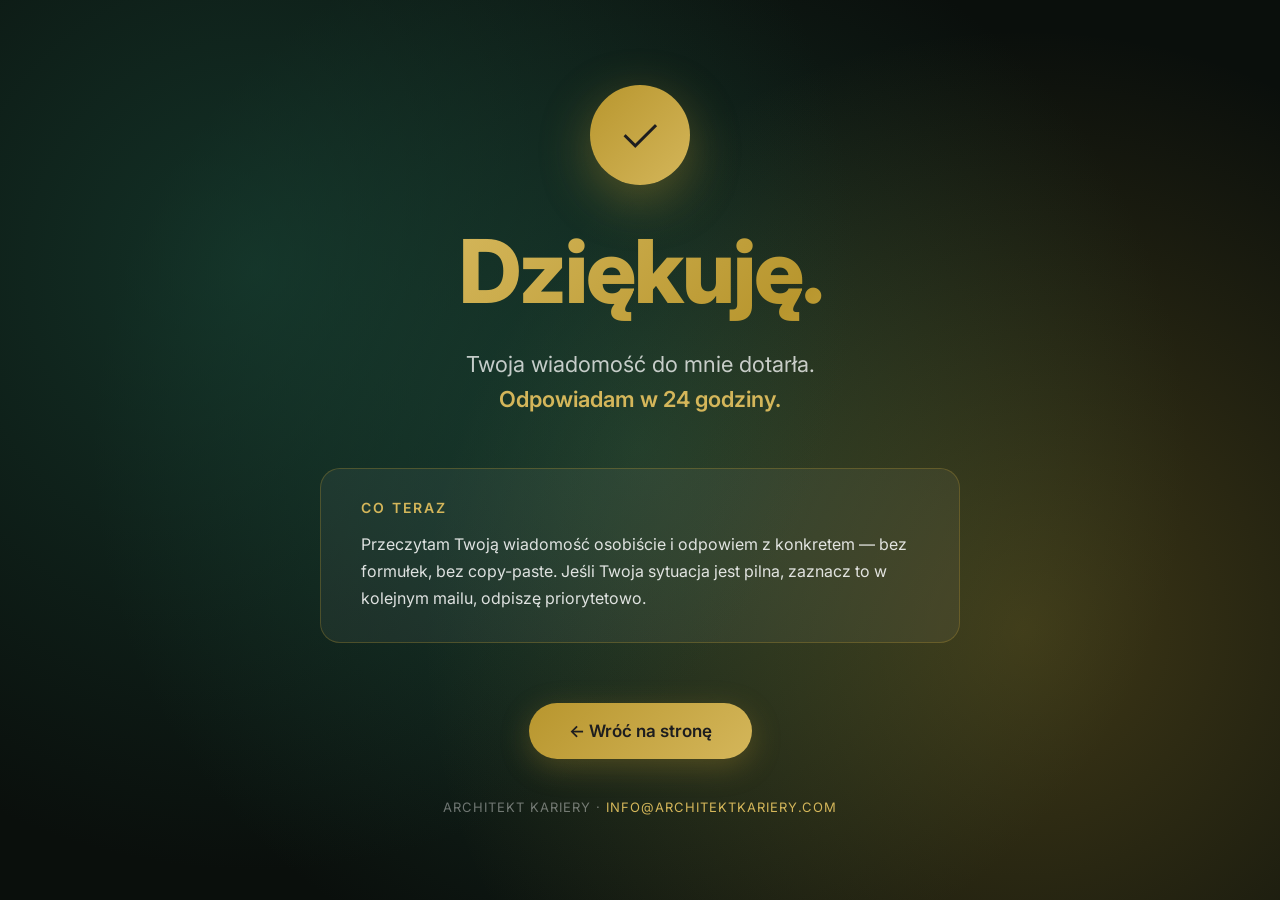
<file: dziekuje.html>
<!DOCTYPE html>
<html lang="pl">
<head>
<meta charset="UTF-8">
<meta name="viewport" content="width=device-width, initial-scale=1.0">
<title>Dziękuję — Architekt Kariery</title>
<meta name="description" content="Dziękuję za wiadomość. Odpowiem w 24 godziny.">
<link rel="preconnect" href="https://fonts.googleapis.com">
<link rel="preconnect" href="https://fonts.gstatic.com" crossorigin>
<link href="https://fonts.googleapis.com/css2?family=Inter:wght@300;400;500;600;700;800;900&display=swap" rel="stylesheet">
<style>
* { margin: 0; padding: 0; box-sizing: border-box; }

:root {
  --dark: #1D1D1F;
  --green: #1A4A3A;
  --gold: #B8962E;
  --gold-light: #D4B65A;
}

html { scroll-behavior: smooth; }

body {
  font-family: 'Inter', -apple-system, BlinkMacSystemFont, sans-serif;
  background: #0A0F0C;
  color: #FFF;
  min-height: 100vh;
  display: flex;
  align-items: center;
  justify-content: center;
  overflow: hidden;
  position: relative;
}

.bg {
  position: absolute; inset: 0;
  background:
    radial-gradient(circle at 20% 30%, rgba(26, 74, 58, 0.6) 0%, transparent 50%),
    radial-gradient(circle at 80% 70%, rgba(184, 150, 46, 0.3) 0%, transparent 50%),
    radial-gradient(circle at 50% 50%, rgba(45, 107, 82, 0.4) 0%, transparent 70%),
    #0A0F0C;
  animation: gradientShift 20s ease-in-out infinite;
  z-index: 0;
}

@keyframes gradientShift {
  0%, 100% { background-position: 0% 0%, 100% 100%, 50% 50%; }
  50% { background-position: 100% 50%, 0% 50%, 50% 50%; }
}

.content {
  position: relative;
  z-index: 2;
  text-align: center;
  max-width: 700px;
  padding: 60px 30px;
  animation: fadeUp 1.2s ease-out;
}

@keyframes fadeUp {
  from { opacity: 0; transform: translateY(40px); }
  to { opacity: 1; transform: translateY(0); }
}

.check-icon {
  width: 100px;
  height: 100px;
  margin: 0 auto 40px;
  border-radius: 50%;
  background: linear-gradient(135deg, var(--gold) 0%, var(--gold-light) 100%);
  display: flex;
  align-items: center;
  justify-content: center;
  font-size: 50px;
  font-weight: 300;
  color: var(--dark);
  animation: pulse 2s ease-in-out infinite, bounceIn 0.8s cubic-bezier(0.175, 0.885, 0.32, 1.275);
  box-shadow: 0 15px 50px rgba(184,150,46,0.4);
}

@keyframes pulse {
  0%, 100% { box-shadow: 0 15px 50px rgba(184,150,46,0.4); }
  50% { box-shadow: 0 20px 70px rgba(184,150,46,0.7); }
}

@keyframes bounceIn {
  0% { opacity: 0; transform: scale(0.3); }
  50% { opacity: 1; transform: scale(1.1); }
  100% { transform: scale(1); }
}

h1 {
  font-size: clamp(48px, 8vw, 88px);
  font-weight: 800;
  line-height: 1.05;
  letter-spacing: -2px;
  margin-bottom: 30px;
}

.gradient-text {
  background: linear-gradient(135deg, var(--gold-light) 0%, var(--gold) 50%, #E8C66A 100%);
  -webkit-background-clip: text;
  -webkit-text-fill-color: transparent;
  background-clip: text;
  background-size: 200% auto;
  animation: shimmer 4s ease-in-out infinite;
}

@keyframes shimmer {
  0%, 100% { background-position: 0% 50%; }
  50% { background-position: 100% 50%; }
}

.subtitle {
  font-size: clamp(17px, 2vw, 22px);
  color: rgba(255,255,255,0.75);
  line-height: 1.6;
  margin-bottom: 20px;
  font-weight: 400;
}

.highlight {
  color: var(--gold-light);
  font-weight: 600;
}

.info-box {
  background: rgba(255,255,255,0.05);
  border: 1px solid rgba(184,150,46,0.3);
  border-radius: 20px;
  padding: 30px 40px;
  margin: 50px 0;
  text-align: left;
}

.info-box h3 {
  font-size: 14px;
  color: var(--gold-light);
  font-weight: 600;
  letter-spacing: 2px;
  text-transform: uppercase;
  margin-bottom: 15px;
}

.info-box p {
  color: rgba(255,255,255,0.85);
  line-height: 1.7;
  font-size: 16px;
}

.btn-back {
  display: inline-block;
  background: linear-gradient(135deg, var(--gold) 0%, var(--gold-light) 100%);
  color: var(--dark);
  padding: 18px 40px;
  border-radius: 50px;
  font-size: 17px;
  font-weight: 600;
  text-decoration: none;
  transition: all 0.4s cubic-bezier(0.175, 0.885, 0.32, 1.275);
  box-shadow: 0 8px 30px rgba(184,150,46,0.3);
  margin-top: 10px;
}

.btn-back:hover {
  transform: translateY(-3px) scale(1.02);
  box-shadow: 0 15px 40px rgba(184,150,46,0.5);
}

.footer-note {
  margin-top: 40px;
  font-size: 13px;
  color: rgba(255,255,255,0.4);
  letter-spacing: 1px;
  text-transform: uppercase;
}

.footer-note a {
  color: var(--gold-light);
  text-decoration: none;
  transition: color 0.3s;
}

.footer-note a:hover {
  color: var(--gold);
}

@media (max-width: 600px) {
  .content { padding: 40px 20px; }
  .info-box { padding: 25px; }
  .check-icon { width: 80px; height: 80px; font-size: 40px; margin-bottom: 30px; }
}
</style>
</head>
<body>

<div class="bg"></div>

<div class="content">
  <div class="check-icon">✓</div>

  <h1>
    <span class="gradient-text">Dziękuję.</span>
  </h1>

  <p class="subtitle">
    Twoja wiadomość do mnie dotarła.<br>
    <span class="highlight">Odpowiadam w 24 godziny.</span>
  </p>

  <div class="info-box">
    <h3>Co teraz</h3>
    <p>
      Przeczytam Twoją wiadomość osobiście i odpowiem z konkretem — bez formułek, bez copy-paste. Jeśli Twoja sytuacja jest pilna, zaznacz to w kolejnym mailu, odpiszę priorytetowo.
    </p>
  </div>

  <a href="/" class="btn-back">← Wróć na stronę</a>

  <p class="footer-note">
    Architekt Kariery · <a href="mailto:info@architektkariery.com">info@architektkariery.com</a>
  </p>
</div>

</body>
</html>
</file>
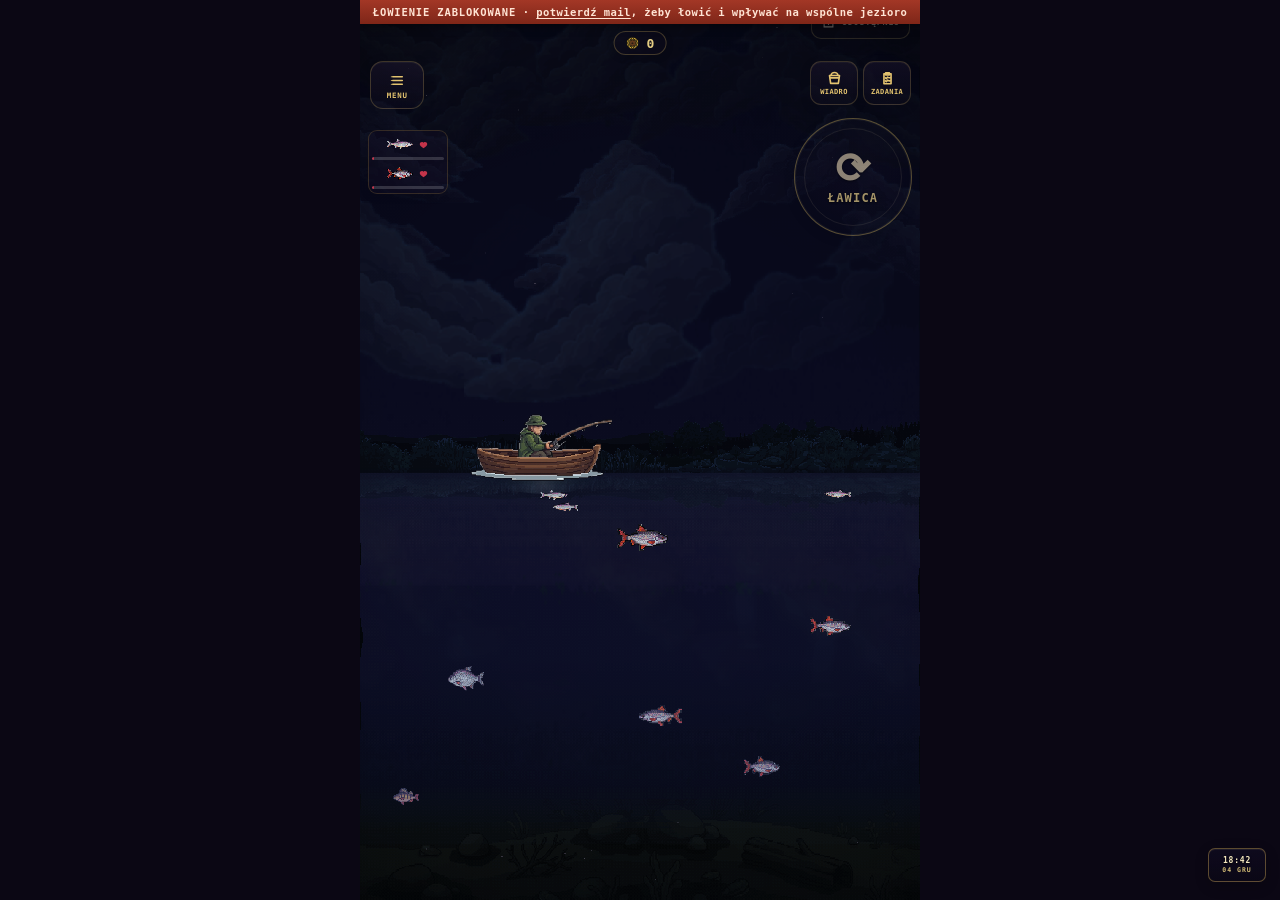
<file: qryby.html>
<!DOCTYPE html>
<html lang="pl">
<head>
<meta charset="utf-8">
<meta name="viewport" id="vp" content="width=device-width,initial-scale=1,viewport-fit=cover">
<!-- NAPRAWA dostepnosc (audyt IX 2026): user-scalable=no i maximum-scale=1
     blokowaly powiekszanie dla kazdego, kto go potrzebuje -- slabszy wzrok,
     male ekrany, cokolwiek. Gra dziala normalnie bez tego ograniczenia,
     wiec nie ma powodu je trzymac. -->
<meta name="theme-color" content="#231838">
<meta name="mobile-web-app-capable" content="yes">
<meta name="apple-mobile-web-app-capable" content="yes">
<title>QRyby</title>

<!-- ============================================================
     USTAWIENIA SERWERA. To jedyne miejsce w calym pliku, ktore
     wypelnia sie recznie, i robi to WYLACZNIE autor gry, jeden raz.

     Gracze nie wpisuja tu niczego i nie musza wiedziec, ze to istnieje.
     Dostaja gotowy plik, klikaja ZALOZ KONTO i to cala ich robota.

     Skad wziac te dwie wartosci: qryby-serwer-instrukcja.md, czesc 4.
     Klucz anon jest jawny z zalozenia, dostepu pilnuja reguly w bazie.
     Klucza service_role NIE WOLNO tu wkleic, on omija wszystkie reguly.

     Puste wartosci znacza "gra bez serwera": wszystko dziala jak dotad,
     tylko konta i turnieje sa wylaczone.
     ============================================================ -->
<script src="src/core/load-gate.js?v=20261010-ekon1"></script>
<script src="src/core/config.js?v=20261010-ekon1"></script>

<link rel="stylesheet" href="css/01-hud.css?v=20261010-ekon1">
<link rel="stylesheet" href="css/02-panels.css?v=20261010-ekon1">
<link rel="stylesheet" href="css/03-eko-icons.css?v=20261010-ekon1">
<link rel="stylesheet" href="css/04-premium-hud.css?v=20261010-ekon1">
<link rel="stylesheet" href="css/05-product.css?v=20261010-ekon1">
<!-- QRyby patch 2026-09-17: naturalne spawny = aktualna populacja / suma populacji;
     X-Score i limity kadru nie przelosowuja gatunku; panel pokazuje % i srednio co ile lawic. -->
</head>
<body>
<div id="app">
  <div id="stage">
    <canvas id="scene"></canvas>
    <div id="hold"></div>
    <div id="onbGuide" aria-live="polite" aria-hidden="true"></div>
    <div id="onbKarta" aria-live="polite" aria-hidden="true"></div>
    <div id="pasekKonta" role="status"><b>ŁOWIENIE ZABLOKOWANE</b> &middot; <u>potwierdź mail</u>, żeby łowić i wpływać na wspólne jezioro</div>
    <button id="reset" type="button" aria-label="Nowa lawica"><span class="ik">&#10227;</span><span class="et">&#321;AWICA</span></button>
    <div id="tarla" aria-hidden="true"></div>
    <div id="lakeClock" aria-live="off" aria-hidden="true"><b>--:--</b><span>JEZIORO</span></div>
    <button id="menuMaster" type="button" aria-label="Otwórz menu" aria-expanded="false">
      <svg viewBox="0 0 24 24" class="menuGlyph menuGlyph--master" aria-hidden="true">
        <path d="M6 7.25h12M6 12h12M6 16.75h12"/>
        <circle cx="4.3" cy="7.25" r=".75" class="menuGlyphDot"/>
        <circle cx="4.3" cy="12" r=".75" class="menuGlyphDot"/>
        <circle cx="4.3" cy="16.75" r=".75" class="menuGlyphDot"/>
      </svg>
      <span>MENU</span>
      <b id="masterAlerts" aria-hidden="true">
        <i id="masterTrade" class="masterAlert masterAlert--trade">$</i>
        <i id="masterHeart" class="masterAlert masterAlert--heart">♥</i>
        <i id="masterFish" class="masterAlert masterAlert--fish">🐟</i>
        <i id="masterBook" class="masterAlert masterAlert--book">📘</i>
        <i id="masterTask" class="masterAlert masterAlert--task">✓</i>
        <i id="masterNet" class="masterAlert masterAlert--net">▦</i>
        <i id="masterJob" class="masterAlert masterAlert--job">📌</i>
      </b>
    </button>
    <div id="quickAccess" aria-label="Szybki dostęp">
      <button id="quickBucket" class="quickBtn" type="button" aria-label="Szybkie Wiadro">
        <svg viewBox="0 0 24 24" class="menuGlyph" aria-hidden="true">
          <path d="M7.1 7.7c0-2.6 2.15-4.2 4.9-4.2s4.9 1.6 4.9 4.2"/>
          <path d="M5 7.8h14l-1.55 11H6.55z"/>
          <path d="M6.3 11.1h11.4"/>
        </svg>
        <span>WIADRO</span><i id="quickBucketAlert">•</i>
      </button>
      <button id="quickTasks" class="quickBtn" type="button" aria-label="Szybkie Zadania">
        <svg viewBox="0 0 24 24" class="menuGlyph" aria-hidden="true">
          <path d="M7 5.4h10v14H7z"/>
          <path d="M9.4 4h5.2v3H9.4z"/>
          <path d="m9.1 11 1.2 1.2 2-2.25M13.8 11h2"/>
          <path d="m9.1 15.3 1.2 1.2 2-2.25M13.8 15.3h2"/>
        </svg>
        <span>ZADANIA</span><i id="quickTasksAlert">✓</i>
      </button>
    </div>
    <div id="baitRoundsHud" aria-live="polite"><span>ZANĘTA</span><b>—</b></div>
    <div id="ikony" aria-label="Główna nawigacja">
      <div class="ik-grupa nav-karta" id="grupaNawigacja">
        <button id="nawigacjaToggle" class="ikonka nav-glowna" type="button" aria-label="Menu połowu" aria-expanded="false">
          <svg viewBox="0 0 24 24" class="ik-sv nav-kompas"><circle cx="12" cy="12" r="8.1" fill="none"/><path d="M14.8 8.3l-1.6 5-5 1.6 1.6-5z"/><circle cx="12" cy="12" r="1.1"/></svg>
          <span class="navLabel">MENU</span><small class="navSub">Stragan · Wiadro</small><i id="alertMenuSerce" class="navAlert navAlert--heart" aria-hidden="true">♥</i><i id="alertMenuHandel" class="navAlert navAlert--trade" aria-hidden="true">$</i>
        </button>
        <div class="miniZakladki premiumDrop" id="nawigacjaMenu">
          <button id="sklep" class="zakMini" type="button" aria-label="Stragan">
          <svg viewBox="0 0 24 24" class="menuGlyph" aria-hidden="true">
            <path d="M4.2 9h15.6L18 5.3H6z"/>
            <path d="M4.2 9c.8 1.5 2.6 1.5 3.4 0 .8 1.5 2.6 1.5 3.4 0 .8 1.5 2.6 1.5 3.4 0 .8 1.5 2.6 1.5 3.4 0"/>
            <path d="M6.2 10.4v8.3h11.6v-8.3M9.2 18.7v-4.6h5.6v4.6"/>
          </svg><span>STRAGAN</span><i id="zanetaLicz"></i></button>
          <button id="wiaderko" class="zakMini" type="button" aria-label="Wiaderko">
          <svg viewBox="0 0 24 24" class="menuGlyph" aria-hidden="true">
            <path d="M7.1 7.7c0-2.6 2.15-4.2 4.9-4.2s4.9 1.6 4.9 4.2"/>
            <path d="M5 7.8h14l-1.55 11H6.55z"/>
            <path d="M6.3 11.1h11.4"/>
          </svg><span>WIADRO</span><i id="wiadLicz"></i><i id="wiadZeg"></i><i id="wiadSerce"></i><i id="wiadHandel" class="miniPowiad miniPowiad--trade" aria-hidden="true">$</i><i id="wiadSiec" class="miniPowiad miniPowiad--net" aria-hidden="true">▦</i></button>
        </div>
      </div>
      <div class="ik-grupa nav-karta" id="grupaMenu">
        <button id="menuToggle" class="ikonka nav-glowna" type="button" aria-label="Gra" aria-expanded="false">
          <svg viewBox="0 0 24 24" class="ik-sv"><path d="M7 4.5h10v5a5 5 0 0 1-10 0z"/><path d="M7 6H4.6v1.5A3 3 0 0 0 7.4 10M17 6h2.4v1.5a3 3 0 0 1-2.8 2.5" fill="none"/><path d="M11 14h2v3h-2zM8 17h8v2.5H8z"/></svg>
          <span class="navLabel">GRA</span><small class="navSub">Gracz · Liga · Pomoc</small>
        </button>
        <div class="miniZakladki premiumDrop" id="menuMenu">
          <button id="zapisz" class="zakMini" type="button" aria-label="Gracz i ustawienia">
          <svg viewBox="0 0 24 24" class="menuGlyph" aria-hidden="true">
            <circle cx="12" cy="12" r="3.05"/>
            <path d="M12 3.6v2.1M12 18.3v2.1M3.6 12h2.1M18.3 12h2.1"/>
            <path d="m6.05 6.05 1.5 1.5M16.45 16.45l1.5 1.5M17.95 6.05l-1.5 1.5M7.55 16.45l-1.5 1.5"/>
            <circle cx="12" cy="12" r="7.15" opacity=".38"/>
          </svg><span>GRACZ</span></button>
          <button id="turnieje" class="zakMini" type="button" aria-label="Turnieje">
          <svg viewBox="0 0 24 24" class="menuGlyph" aria-hidden="true">
            <path d="M8 4.2h8v4.4a4 4 0 0 1-8 0z"/>
            <path d="M8 5.8H5.1v1.35A3.35 3.35 0 0 0 8.2 10M16 5.8h2.9v1.35a3.35 3.35 0 0 1-3.1 2.85"/>
            <path d="M12 12.6v3.2M8.8 19.2h6.4M10 15.8h4"/>
          </svg><span>LIGA</span></button>
          <button id="pomoc" class="zakMini" type="button" aria-label="Samouczek">
          <svg viewBox="0 0 24 24" class="menuGlyph" aria-hidden="true">
            <circle cx="12" cy="12" r="8"/>
            <circle cx="12" cy="12" r="3.3"/>
            <path d="M6.35 6.35 9.7 9.7M14.3 14.3l3.35 3.35M17.65 6.35 14.3 9.7M9.7 14.3l-3.35 3.35"/>
          </svg><span>POMOC</span></button>
        </div>
      </div>
      <div class="ik-grupa nav-karta" id="grupaKompendium">
        <button id="kompendiumToggle" class="ikonka nav-glowna" type="button" aria-label="Świat gry" aria-expanded="false">
          <svg viewBox="0 0 24 24" class="ik-sv"><path d="M5 16.5c2.4-2.7 4.7-2.7 7 0s4.6 2.7 7 0" fill="none"/><path d="M12 6.2v7.4M12 6.2c-2-1.3-4.3-1.7-6.6-1.4v7.7c2.3-.2 4.6.2 6.6 1.5M12 6.2c2-1.3 4.3-1.7 6.6-1.4v7.7c-2.3-.2-4.6.2-6.6 1.5"/></svg>
          <span class="navLabel">ŚWIAT</span><small class="navSub">Ekosystem · Atlas</small><i id="alertSwiatAtlas" class="navAlert navAlert--book" aria-hidden="true">📘</i><i id="alertSwiatEko" class="navAlert navAlert--fish" aria-hidden="true">🐟</i>
        </button>
        <div class="miniZakladki premiumDrop" id="kompendiumMenu">
          <button id="ekosystem" class="zakMini" type="button" aria-label="Ekosystem">
          <svg viewBox="0 0 24 24" class="menuGlyph" aria-hidden="true">
            <path d="M4 15.8c2.65-2.7 5.3-2.7 8 0s5.35 2.7 8 0"/>
            <path d="M4 11.5c2.65-2.7 5.3-2.7 8 0s5.35 2.7 8 0" opacity=".55"/>
            <path d="M8.1 7.1c1.1-2.15 3.05-2.55 4.7-1.1-.35 2.3-2.15 3.55-4.7 3.25z"/>
            <path d="M8.25 9.1 11.2 6.5"/>
          </svg><span>EKO</span><i id="ekoWykrz"></i></button>
          <button id="atlas" class="zakMini" type="button" aria-label="Atlas ryb">
          <svg viewBox="0 0 24 24" class="menuGlyph" aria-hidden="true">
            <path d="M4.5 5.2c2.7-.5 5.2.1 7.5 1.6v12c-2.3-1.5-4.8-2.1-7.5-1.6z"/>
            <path d="M19.5 5.2c-2.7-.5-5.2.1-7.5 1.6v12c2.3-1.5 4.8-2.1 7.5-1.6z"/>
            <path d="M8 11.4c1.15-1.2 2.55-1.2 3.7 0-1.15 1.2-2.55 1.2-3.7 0z"/>
            <path d="M8 11.4 6.7 10.5v1.8z"/>
          </svg><span>ATLAS</span><i id="atlasNoweIk" class="miniPowiad miniPowiad--book" aria-hidden="true">📘</i></button>
        </div>
      </div>
      <button id="zleceniaTablica" class="zakMini" type="button" aria-label="Tablica ogłoszeń">
        <svg viewBox="0 0 24 24" class="menuGlyph" aria-hidden="true">
          <path d="M6 5.2h12v14H6z"/>
          <path d="M9 9h6M9 12.2h6M9 15.4h4"/>
          <path d="M9 3.8h6v2.8H9z"/>
          <circle cx="12" cy="5.15" r=".7" class="menuGlyphDot"/>
        </svg>
        <span>OGŁOSZENIA</span>
        <i id="zleceniaPowiad" class="miniPowiad miniPowiad--job" aria-hidden="true">📌</i>
      </button>
      <button id="zadania" class="nav-zadania" type="button">
        <svg viewBox="0 0 24 24" class="menuGlyph" aria-hidden="true">
          <path d="M7 5.4h10v14H7z"/>
          <path d="M9.4 4h5.2v3H9.4z"/>
          <path d="m9.1 11 1.2 1.2 2-2.25M13.8 11h2"/>
          <path d="m9.1 15.3 1.2 1.2 2-2.25M13.8 15.3h2"/>
        </svg><span class="et navLabel">ZADANIA</span><small class="navSub">Dzienne cele</small><i id="zadaniaGotoweIk" class="miniPowiad miniPowiad--task" aria-hidden="true">✓</i></button>
    </div>
    <div id="pasekTV" role="button" tabindex="0" aria-expanded="false" aria-label="Liga — kliknij, aby rozwinąć pełną tabelę">
      <div id="pasekTVetyk"></div>
      <div id="pasekTVokno"><div id="pasekTVtresc"></div></div>
      <div id="pasekTVlista" aria-live="polite"></div>
    </div>
    <div id="nowaRunda"></div>
    <div id="hud">
      <div id="monety"><svg viewBox="0 0 24 24" class="ik-sv ik-moneta">
        <circle class="obrys" cx="12" cy="12" r="8.4"/><g class="platki"><path d="M12 3.6l1.5 2.6h-3zM12 20.4l-1.5-2.6h3zM3.6 12l2.6-1.5v3zM20.4 12l-2.6 1.5v-3zM6 6l2.9.6-2.1 2.1zM18 18l-2.9-.6 2.1-2.1zM18 6l-.6 2.9-2.1-2.1zM6 18l.6-2.9 2.1 2.1z"/></g><circle class="srodek" cx="12" cy="12" r="4.2"/><path class="ryba" d="M10 12.2c.9-1.1 2.6-1.1 3.5 0-.9 1.1-2.6 1.1-3.5 0z"/></svg><b>0</b>
      </div>
    </div>
    <div id="szukajka"><input id="szukajRyb" type="search" inputmode="search"
      autocomplete="off" autocorrect="off" spellcheck="false"
      placeholder="SZUKAJ RYBY" aria-label="Szukaj ryby w atlasie"><button id="szukajX" type="button" aria-label="Wyczysc">&times;</button></div>
    <div id="panel"><div id="panelTresc"></div><button id="panelX" type="button">ZAMKNIJ</button></div>
    <div id="toast"></div><div id="iskry"></div>
    <div id="qDiag" aria-hidden="true"></div>
    <button id="shareCatch" type="button" aria-label="Udostępnij złowioną rybę">
      <svg viewBox="0 0 24 24" aria-hidden="true"><path d="M12 16V4M8 8l4-4 4 4M5 13v6h14v-6"/></svg>
      <span>UDOSTĘPNIJ</span>
    </button>
    <section id="returnDigest" aria-live="polite" aria-hidden="true"></section>
    <section id="raptorLove" aria-live="polite" aria-hidden="true"></section>
    <div id="pytanieWymiany">
      <div class="tr" id="pytWymTekst"></div>
      <div class="wyb"><button id="pytWymTak">TAK</button><button id="pytWymNie">NIE</button></div>
    </div>
    <div id="zlecenieOkno" aria-live="polite">
      <div class="tyt">TABLICA OGŁOSZEŃ</div>
      <div class="tr" id="zlecTekst"></div>
      <div class="wyb"><button id="zlecTak">PRZYJMIJ</button><button id="zlecNie">ODMÓW</button></div>
    </div>
    <div id="zlecPasek"></div>
  </div>
</div>
<script src="assets/sprites/scene-angler.js?v=20261010-ekon1"></script>
<script src="assets/sprites/tier6-bottom.js?v=20261010-ekon1"></script>
<script src="assets/sprites/species.js?v=20261010-ekon1"></script>
<script>QRybyGate.open()</script>
<script src="src/world/pora.js?v=20261010-ekon1"></script>
<script src="src/rarity/skala-beta.js?v=20261010-ekon1"></script>
<script src="src/rarity/okna.js?v=20261010-ekon1"></script>
<script src="src/rarity/pasma.js?v=20261010-ekon1"></script>
<script src="src/card/rekord.js?v=20261010-ekon1"></script>
<script src="src/card/xscore.js?v=20261010-ekon1"></script>
<script>QRybyGate.close()</script>
<script src="assets/sprites/card-frames.js?v=20261010-ekon1"></script>
<script>QRybyGate.open()</script>
<script src="src/world/pogoda.js?v=20261010-ekon1"></script>
<script src="src/rarity/pierwszenstwo.js?v=20261010-ekon1"></script>
<script src="src/rarity/tiery.js?v=20261010-ekon1"></script>
<script src="src/ui/zegar.js?v=20261010-ekon1"></script>
<script>QRybyGate.close()</script>
<script src="src/rarity/rejestr.js?v=20261010-ekon1"></script>
<script src="assets/sprites/shore.js?v=20261010-ekon1"></script>
<script src="src/scene/makieta.js?v=20261010-ekon1"></script>
<script>QRybyGate.open()</script>
<script src="assets/sprites/baits.js?v=20261010-ekon1"></script>
<script src="assets/sprites/packs.js?v=20261010-ekon1"></script>
<script src="assets/sprites/traders.js?v=20261010-ekon1"></script>
<script>QRybyGate.close()</script>
<script>QRybyGate.open()</script>
<script src="src/fish/species.js?v=20261010-ekon1"></script>
<script src="src/smok-zycia/species.js?v=20261010-ekon1"></script>
<script src="src/lucjanek/species.js?v=20261010-ekon1"></script>
<script src="src/odnowa/karpik_surinamski.js?v=20261010-ekon1"></script>
<script src="src/odnowa/odnowy.js?v=20261010-ekon1"></script>
<script src="src/fish/fish-core.js?v=20261010-ekon1"></script>
<script src="src/fish/school.js?v=20261010-ekon1"></script>
<script src="src/ui/ruch.js?v=20261010-ekon1"></script>
<script src="src/ui/panel.js?v=20261010-ekon1"></script>
<script src="src/player/save.js?v=20261010-ekon1"></script>
<script src="src/events/raptor-love.js?v=20261010-ekon1"></script>
<script src="src/supabase/chmura.js?v=20261010-ekon1"></script>
<script src="src/product/telemetry.js?v=20261010-ekon1"></script>
<script src="src/product/onboarding.js?v=20261010-ekon1"></script>
<script src="src/tournaments/tournaments.js?v=20261010-ekon1"></script>
<script src="src/atlas/atlas-data.js?v=20261010-ekon1"></script>
<script src="src/product/progression.js?v=20261010-ekon1"></script>
<script src="src/atlas/atlas.js?v=20261010-ekon1"></script>
<script src="src/tasks/tasks.js?v=20261010-ekon1"></script>
<script src="src/fish/movement.js?v=20261010-ekon1"></script>
<script src="src/fish/spawning.js?v=20261010-ekon1"></script>
<script src="src/market/baits.js?v=20261010-ekon1"></script>
<script src="src/smok-zycia/event.js?v=20261010-ekon1"></script>
<script src="src/market/bait-effects.js?v=20261010-ekon1"></script>
<script src="src/fish/school-update.js?v=20261010-ekon1"></script>
<script src="src/fish/behavior.js?v=20261010-ekon1"></script>
<script src="src/fish/rendering.js?v=20261010-ekon1"></script>
<script src="src/smok-zycia/chain-motion.js?v=20261010-ekon1" data-qryby-smok-chain="1"></script>
<script src="src/ecosystem/net-anim.js?v=20261010-ekon1"></script>
<script>QRybyGate.close()</script>
<script src="src/card/card.js?v=20261010-ekon1"></script>
<script>QRybyGate.open()</script>
<script src="src/audio/haptics.js?v=20261010-ekon1"></script>
<script src="src/audio/ambient.js?v=20261010-ekon1"></script>
<script>QRybyGate.close()</script>
<script>QRybyGate.open()</script>
<script src="src/angler/avatar.js?v=20261010-ekon1"></script>
<script src="src/core/state.js?v=20261010-ekon1"></script>
<script src="src/angler/angler.js?v=20261010-ekon1"></script>
<script>QRybyGate.close()</script>
<script>QRybyGate.open()</script>
<script src="src/fish/mechanics.js?v=20261010-ekon1"></script>
<script src="src/fish/bite.js?v=20261010-ekon1"></script>
<script src="src/fx/water-traces.js?v=20261010-ekon1"></script>
<script src="src/fish/charge.js?v=20261010-ekon1"></script>
<script src="src/fish/hook.js?v=20261010-ekon1"></script>
<script src="src/fx/context-fx.js?v=20261010-ekon1"></script>
<script src="src/fish/catching.js?v=20261010-ekon1"></script>
<script src="src/core/input-loop.js?v=20261010-ekon1"></script>
<script src="src/bucket/pricing.js?v=20261010-ekon1"></script>
<script src="src/bucket/bucket.js?v=20261010-ekon1"></script>
<script src="src/bucket/orders.js?v=20261010-ekon1"></script>
<script src="src/ecosystem/population.js?v=20261010-ekon1"></script>
<script src="src/ecosystem/eko-tab.js?v=20261010-ekon1"></script>
<script src="src/ecosystem/server.js?v=20261010-ekon1"></script>
<script src="src/product/engagement.js?v=20261010-ekon1"></script>
<script src="src/ecosystem/net-catch.js?v=20261010-ekon1"></script>
<script src="src/ecosystem/reproduction.js?v=20261010-ekon1"></script>
<script src="src/core/qdiag.js?v=20261010-ekon1"></script>
<script src="src/ui/zoom-guard.js?v=20261010-ekon1"></script>
<script>QRybyGate.close()</script>
<script src="src/ui/rhythm.js?v=20261010-ekon1"></script>

<style id="stage14-final-immersion">
body.ui-idle:not(.menu-master-open):not(.karta-otwarta):not(.ksiega-otwarta) #menuMaster{
  background:transparent !important;border-color:rgba(214,174,86,.025) !important;
  box-shadow:none !important;backdrop-filter:none !important
}
body.ui-idle:not(.menu-master-open):not(.karta-otwarta):not(.ksiega-otwarta) #menuMaster>svg{opacity:.18 !important}
body.ui-idle:not(.menu-master-open):not(.karta-otwarta):not(.ksiega-otwarta) #menuMaster>span{opacity:0 !important}
body.ui-idle #masterAlerts{opacity:1 !important}
body.ui-idle:not(.menu-master-open):not(.karta-otwarta):not(.ksiega-otwarta) .quickBtn{
  color:rgba(243,217,133,.14) !important;background:transparent !important;
  border-color:rgba(214,174,86,.025) !important;box-shadow:none !important;backdrop-filter:none !important
}
body.ui-idle .quickBtn .menuGlyph{opacity:.14 !important}
body.ui-idle .quickBtn>span{opacity:0 !important}
body.ui-idle .quickBtn i.on{opacity:1 !important}
body.ui-idle:not(:has(#panel.on)) #hud{opacity:.045 !important;transform:translateY(-2px)}
body.ui-idle:not(:has(#panel.on)) #reset{
  opacity:.065 !important;filter:saturate(.25) !important;box-shadow:none !important
}
body.ui-idle #baitRoundsHud.on{
  background:transparent !important;border-color:transparent !important;box-shadow:none !important;
  backdrop-filter:none !important;color:rgba(236,214,156,.42) !important;
  padding-left:4px !important;padding-right:4px !important
}
body.ui-idle #baitRoundsHud.on>span{display:none !important}
body.ui-idle #baitRoundsHud.on>b{opacity:.76}
body.ui-idle.z-paskiem #pasekTV:not(.rozwiniety){
  background:rgba(10,7,22,.025) !important;border-bottom-color:rgba(212,168,64,.09) !important;box-shadow:none !important
}
body.ui-idle.z-paskiem #pasekTV:not(.rozwiniety) #pasekTVokno{opacity:.075 !important}
body.ui-idle.z-paskiem #pasekTV:not(.rozwiniety) #pasekTVetyk{
  background:rgba(212,168,64,.07) !important;color:rgba(26,16,48,.48) !important;opacity:.30 !important
}
body.ui-idle.z-paskiem #pasekTV:not(.rozwiniety)::after{opacity:.18 !important}
body #pasekTV.rozwiniety,body #pasekTV.rozwiniety #pasekTVokno,
body #pasekTV.rozwiniety #pasekTVetyk{opacity:1 !important}
#quickAccess .quickBtn,#baitRoundsHud,#pasekTV,#pasekTVokno,#pasekTVetyk{
  transition:opacity .34s ease,background .38s ease,border-color .38s ease,
             box-shadow .38s ease,color .38s ease,filter .38s ease !important
}
@media(prefers-reduced-motion:reduce){
  #quickAccess .quickBtn,#baitRoundsHud,#pasekTV,#pasekTVokno,#pasekTVetyk{transition:none !important}
}
body.ui-idle #menuMaster,
body.ui-idle #menuMaster>svg,
body.ui-idle #menuMaster>span,
body.ui-idle #hud,
body.ui-idle #reset,
body.ui-idle #lakeClock,
body.ui-idle .quickBtn,
body.ui-idle .quickBtn .menuGlyph,
body.ui-idle .quickBtn>span,
body.ui-idle #baitRoundsHud,
body.ui-idle #pasekTV,
body.ui-idle #pasekTVokno,
body.ui-idle #pasekTVetyk{
  opacity:revert-layer !important;
  filter:none !important;
}
</style>

<style id="stage15-final-consistency">
#panelX{
  padding:10px 24px !important;
  border-radius:3px !important;
  background:rgba(20,18,16,.94) !important;
  border:1.5px solid rgba(242,236,223,.52) !important;
  color:var(--papier) !important;
  box-shadow:0 3px 0 rgba(0,0,0,.48),0 9px 24px rgba(0,0,0,.28) !important;
  font-weight:800 !important;
  transition:transform var(--qr-fast) var(--wyj),box-shadow var(--qr-fast) var(--wyj),opacity 180ms var(--wyj) !important;
}
#panelX:active{
  transform:translateY(2px) !important;
  box-shadow:0 1px 0 rgba(0,0,0,.5),0 4px 12px rgba(0,0,0,.24) !important;
}
#panelX:focus-visible{
  outline:2px solid rgba(244,214,132,.82);
  outline-offset:2px;
}
#panelTresc::before{animation:none !important;transform:none !important}
#monety::after{animation:none !important;opacity:0 !important}
#monety .ik-moneta{animation:none !important;transform:none !important}
#panelTresc .pas i::after{animation:none !important;display:none !important}
@media(prefers-reduced-motion:reduce){
  #panelX{transition:none !important}
}
</style>

<script src="src/lucjanek/community-restoration-live.js?v=20261001-live7"></script>
<script src="src/events/zaraza.js?v=20261010-ekon1"></script>
<script src="src/events/lucjanek-zero.js?v=20261010-ekon1"></script>
</body>
</html>
</file>
<file: style.css>
/* ============================================================
   ARCHITEKT KARIERY — STYLES
   Design: Apple-like + Innovation + ASMR premium
============================================================ */

* { margin: 0; padding: 0; box-sizing: border-box; }

:root {
  --dark: #1D1D1F;
  --green: #1A4A3A;
  --green-light: #2D6B52;
  --gold: #B8962E;
  --gold-light: #D4B65A;
  --cream: #FAFAF7;
  --white: #FFFFFF;
  --gray: #86868B;
  --gray-light: #F5F5F7;
  --section-gradient-1: linear-gradient(180deg, #FAFAF7 0%, #F5F5F7 100%);
  --section-gradient-2: linear-gradient(180deg, #FFFFFF 0%, #FAFAF7 100%);
}

html { scroll-behavior: smooth; }

body {
  font-family: 'Inter', -apple-system, BlinkMacSystemFont, sans-serif;
  font-weight: 400;
  color: var(--dark);
  background: var(--cream);
  line-height: 1.6;
  overflow-x: hidden;
}

img { max-width: 100%; height: auto; display: block; }

/* ========== NAVIGATION ========== */
.nav {
  position: fixed; top: 0; left: 0; right: 0;
  padding: 20px 40px;
  display: flex; justify-content: space-between; align-items: center;
  z-index: 1000;
  background: rgba(29, 29, 31, 0.85);
  backdrop-filter: blur(20px);
  -webkit-backdrop-filter: blur(20px);
  transition: all 0.4s ease;
}
.nav-logo {
  font-weight: 800; font-size: 20px; letter-spacing: 1px;
  color: #FFF;
}
.nav-logo span {
  color: var(--gold-light); font-weight: 300;
}
.nav-links {
  display: flex; gap: 30px; align-items: center;
}
.nav-links a {
  color: rgba(255,255,255,0.8); text-decoration: none;
  font-size: 15px; font-weight: 500;
  transition: color 0.3s;
}
.nav-links a:hover { color: var(--gold-light); }
.nav-cta {
  background: var(--gold); color: var(--dark) !important;
  padding: 10px 20px; border-radius: 30px;
  font-weight: 600 !important;
}
.nav-cta:hover {
  background: var(--gold-light);
  transform: translateY(-2px);
  box-shadow: 0 8px 24px rgba(184,150,46,0.3);
}

/* ========== HERO ========== */
.hero {
  min-height: 100vh;
  position: relative;
  display: flex; align-items: center; justify-content: center;
  overflow: hidden;
  background: #0A0F0C;
  padding-top: 120px;
  padding-bottom: 60px;
}
.hero-bg {
  position: absolute; inset: 0;
  background:
    radial-gradient(circle at 20% 30%, rgba(26, 74, 58, 0.6) 0%, transparent 50%),
    radial-gradient(circle at 80% 70%, rgba(184, 150, 46, 0.3) 0%, transparent 50%),
    radial-gradient(circle at 50% 50%, rgba(45, 107, 82, 0.4) 0%, transparent 70%),
    #0A0F0C;
  animation: gradientShift 20s ease-in-out infinite;
}
@keyframes gradientShift {
  0%, 100% { background-position: 0% 0%, 100% 100%, 50% 50%; }
  50% { background-position: 100% 50%, 0% 50%, 50% 50%; }
}
.hero-bg::before {
  content: '';
  position: absolute; inset: 0;
  background: radial-gradient(ellipse at center, transparent 0%, rgba(10,15,12,0.4) 100%);
}
.hero-content {
  position: relative; z-index: 2;
  text-align: center;
  max-width: 900px; padding: 0 30px;
  animation: fadeUp 1.2s ease-out;
}
@keyframes fadeUp {
  from { opacity: 0; transform: translateY(40px); }
  to { opacity: 1; transform: translateY(0); }
}
.hero-logo {
  max-width: 280px;
  margin: 0 auto 50px;
  filter: drop-shadow(0 10px 40px rgba(0,0,0,0.5));
}
.hero-title {
  font-size: clamp(40px, 7vw, 88px);
  font-weight: 800;
  line-height: 1.05;
  color: #FFF;
  letter-spacing: -2px;
  margin-bottom: 30px;
}
.gradient-text {
  background: linear-gradient(135deg, var(--gold-light) 0%, var(--gold) 50%, #E8C66A 100%);
  -webkit-background-clip: text;
  -webkit-text-fill-color: transparent;
  background-clip: text;
  background-size: 200% auto;
  animation: shimmer 4s ease-in-out infinite;
}
@keyframes shimmer {
  0%, 100% { background-position: 0% 50%; }
  50% { background-position: 100% 50%; }
}
.hero-subtitle {
  font-size: clamp(16px, 1.8vw, 20px);
  color: rgba(255,255,255,0.75);
  font-weight: 400;
  line-height: 1.6;
  margin-bottom: 45px;
  max-width: 640px; margin-left: auto; margin-right: auto;
}
.btn-primary {
  display: inline-block;
  background: linear-gradient(135deg, var(--gold) 0%, var(--gold-light) 100%);
  color: var(--dark);
  padding: 18px 40px;
  border-radius: 50px;
  font-size: 17px; font-weight: 600;
  text-decoration: none;
  transition: all 0.4s cubic-bezier(0.175, 0.885, 0.32, 1.275);
  box-shadow: 0 8px 30px rgba(184,150,46,0.3);
  border: none; cursor: pointer;
}
.btn-primary:hover {
  transform: translateY(-3px) scale(1.02);
  box-shadow: 0 15px 40px rgba(184,150,46,0.5);
}
.hero-note {
  margin-top: 25px;
  font-size: 13px;
  color: rgba(255,255,255,0.5);
  letter-spacing: 1px;
  text-transform: uppercase;
}
.scroll-indicator {
  position: absolute; bottom: 40px; left: 50%;
  transform: translateX(-50%);
}
.scroll-line {
  width: 1px; height: 60px;
  background: linear-gradient(180deg, transparent 0%, rgba(255,255,255,0.5) 50%, transparent 100%);
  animation: scrollPulse 2s ease-in-out infinite;
}
@keyframes scrollPulse {
  0%, 100% { transform: scaleY(0.5); opacity: 0.3; }
  50% { transform: scaleY(1); opacity: 1; }
}

/* ========== SECTIONS ========== */
.section {
  padding: 120px 30px;
  position: relative;
}
.container {
  max-width: 1200px; margin: 0 auto;
}
.container-narrow {
  max-width: 800px; margin: 0 auto;
}
.section-title {
  font-size: clamp(32px, 5vw, 56px);
  font-weight: 800;
  line-height: 1.15;
  letter-spacing: -1.5px;
  margin-bottom: 20px;
  color: var(--dark);
  text-align: center;
}
.section-subtitle {
  font-size: clamp(16px, 1.6vw, 20px);
  color: var(--gray);
  text-align: center;
  max-width: 640px; margin: 0 auto 80px;
  line-height: 1.6;
}

/* ========== SECTION: PROBLEM ========== */
.section-problem { background: var(--section-gradient-1); }
.cards-grid {
  display: grid; grid-template-columns: repeat(3, 1fr);
  gap: 30px;
  margin-bottom: 80px;
}
.card {
  background: #FFF;
  padding: 50px 35px;
  border-radius: 24px;
  transition: all 0.5s cubic-bezier(0.175, 0.885, 0.32, 1.275);
  border: 1px solid rgba(0,0,0,0.05);
}
.card:hover {
  transform: translateY(-8px);
  box-shadow: 0 25px 60px rgba(0,0,0,0.08);
  border-color: rgba(184,150,46,0.3);
}
.card-icon {
  font-size: 48px; margin-bottom: 25px;
  filter: grayscale(0.3);
}
.card h3 {
  font-size: 24px; font-weight: 700; margin-bottom: 15px;
  color: var(--dark);
}
.card p {
  color: var(--gray); line-height: 1.7;
}
.quote-block {
  text-align: center;
  max-width: 800px; margin: 0 auto;
  padding: 50px 30px;
}
.quote-block p {
  font-size: clamp(22px, 3vw, 32px);
  font-weight: 500;
  color: var(--dark);
  line-height: 1.4;
  font-style: italic;
  letter-spacing: -0.5px;
}

/* ========== SECTION: USŁUGI ========== */
.section-services { background: var(--section-gradient-2); }
.services-grid {
  display: grid; grid-template-columns: repeat(3, 1fr);
  gap: 30px; margin-bottom: 80px;
}
.service-card {
  background: #FFF;
  padding: 50px 40px;
  border-radius: 24px;
  border: 1px solid rgba(0,0,0,0.05);
  transition: all 0.5s cubic-bezier(0.175, 0.885, 0.32, 1.275);
  position: relative;
  display: flex; flex-direction: column;
}
.service-card:hover {
  transform: translateY(-8px);
  box-shadow: 0 30px 70px rgba(0,0,0,0.1);
  border-color: var(--gold);
}
.service-featured {
  background: linear-gradient(135deg, var(--dark) 0%, #2A2A2D 100%);
  color: #FFF;
  transform: scale(1.03);
}
.service-featured:hover {
  transform: scale(1.03) translateY(-8px);
}
.service-featured h3,
.service-featured .service-desc strong { color: #FFF; }
.service-featured .service-sub,
.service-featured p { color: rgba(255,255,255,0.8); }
.service-featured .service-list li { color: rgba(255,255,255,0.85); }
.service-featured .service-list li::before { color: var(--gold-light); }
.service-featured .service-number { color: var(--gold-light); }
.service-featured .service-line { background: rgba(255,255,255,0.15); }
.service-number {
  font-size: 14px; font-weight: 700; letter-spacing: 2px;
  color: var(--gold); margin-bottom: 20px;
}
.service-card h3 {
  font-size: 32px; font-weight: 800; margin-bottom: 8px;
  letter-spacing: -0.5px;
}
.service-sub {
  font-size: 15px; color: var(--gray); margin-bottom: 30px;
  font-weight: 500;
}
.service-line {
  height: 1px; background: rgba(0,0,0,0.08);
  margin: 0 0 30px;
}
.service-desc {
  margin-bottom: 20px; color: var(--dark);
}
.service-list {
  list-style: none; margin-bottom: 30px;
  flex: 1;
}
.service-list li {
  position: relative; padding-left: 25px; margin-bottom: 12px;
  color: var(--dark); line-height: 1.5;
}
.service-list li::before {
  content: '→'; position: absolute; left: 0;
  color: var(--gold); font-weight: 700;
}
.service-time {
  font-size: 13px; color: var(--gray);
  text-transform: uppercase; letter-spacing: 1px;
  margin-top: auto;
}
.services-cta { text-align: center; }
.services-cta p {
  font-size: 20px; margin-bottom: 25px; color: var(--dark);
}

/* ========== SECTION: FORMULARZ ========== */
.section-kwiz {
  background: linear-gradient(180deg, var(--cream) 0%, #F0EFE9 100%);
}
.formularz-box {
  background: #FFF;
  border-radius: 24px;
  padding: 60px 50px;
  box-shadow: 0 20px 60px rgba(0,0,0,0.08);
  text-align: center;
  border: 1px solid rgba(184,150,46,0.2);
}
.formularz-info {
  display: flex;
  justify-content: center;
  gap: 60px;
  margin-bottom: 40px;
  padding-bottom: 40px;
  border-bottom: 1px solid rgba(0,0,0,0.08);
}
.formularz-stat {
  text-align: center;
}
.stat-number {
  font-size: 48px;
  font-weight: 800;
  color: var(--green);
  line-height: 1;
  margin-bottom: 8px;
}
.stat-label {
  font-size: 13px;
  color: var(--gray);
  text-transform: uppercase;
  letter-spacing: 1.5px;
  font-weight: 600;
}
.formularz-lead {
  font-size: 18px;
  color: var(--dark);
  line-height: 1.7;
  margin-bottom: 40px;
  max-width: 600px;
  margin-left: auto;
  margin-right: auto;
}
.btn-large {
  padding: 22px 50px !important;
  font-size: 19px !important;
}
.formularz-note {
  margin-top: 20px;
  font-size: 13px;
  color: var(--gray);
  letter-spacing: 1px;
}
@media (max-width: 700px) {
  .formularz-box { padding: 40px 25px; }
  .formularz-info { gap: 30px; flex-wrap: wrap; }
  .stat-number { font-size: 36px; }
}

/* ========== SECTION: DLA KOGO ========== */
.section-dla-kogo { background: var(--section-gradient-2); }
.dla-kogo-grid {
  display: grid; grid-template-columns: 1fr 1fr;
  gap: 40px;
}
.dla-kogo-card {
  background: linear-gradient(135deg, #FFF 0%, var(--cream) 100%);
  padding: 60px 50px;
  border-radius: 24px;
  border: 1px solid rgba(0,0,0,0.05);
  transition: all 0.5s ease;
}
.dla-kogo-card:hover {
  transform: translateY(-5px);
  box-shadow: 0 30px 70px rgba(0,0,0,0.08);
}
.dla-kogo-age {
  display: inline-block;
  background: var(--green);
  color: #FFF;
  padding: 8px 20px; border-radius: 30px;
  font-size: 14px; font-weight: 600;
  letter-spacing: 1px;
  margin-bottom: 25px;
}
.dla-kogo-card h3 {
  font-size: 32px; font-weight: 800;
  margin-bottom: 20px; letter-spacing: -0.5px;
}
.dla-kogo-card p {
  color: var(--gray); margin-bottom: 20px; line-height: 1.7;
}
.dla-kogo-bold {
  color: var(--dark) !important;
  font-weight: 500;
  border-left: 3px solid var(--gold);
  padding-left: 20px !important;
}

/* ========== SECTION: O MNIE ========== */
.section-o-mnie {
  background: linear-gradient(180deg, #F0EFE9 0%, var(--cream) 100%);
}
.o-mnie-content p {
  font-size: 18px;
  line-height: 1.8;
  color: var(--dark);
  margin-bottom: 25px;
}
.o-mnie-content .lead {
  font-size: 24px;
  font-weight: 600;
  color: var(--dark);
  margin-bottom: 30px;
}
.o-mnie-content .highlight {
  font-size: 22px;
  font-weight: 600;
  color: var(--green);
  border-left: 4px solid var(--gold);
  padding-left: 25px;
  margin: 40px 0;
  line-height: 1.5;
}
.sub-h3 {
  font-size: 28px;
  font-weight: 800;
  margin: 50px 0 20px;
  color: var(--dark);
  letter-spacing: -0.5px;
}

/* ========== SECTION: FAQ ========== */
.section-faq { background: var(--white); }
.faq-list { display: flex; flex-direction: column; gap: 15px; }
.faq-item {
  background: var(--cream);
  border-radius: 16px;
  padding: 25px 30px;
  transition: all 0.4s ease;
  border: 1px solid transparent;
}
.faq-item[open] {
  background: #FFF;
  border-color: var(--gold);
  box-shadow: 0 15px 40px rgba(0,0,0,0.05);
}
.faq-item summary {
  font-size: 19px;
  font-weight: 600;
  color: var(--dark);
  cursor: pointer;
  list-style: none;
  display: flex; justify-content: space-between;
  align-items: center;
}
.faq-item summary::-webkit-details-marker { display: none; }
.faq-item summary::after {
  content: '+';
  font-size: 28px;
  color: var(--gold);
  transition: transform 0.3s ease;
  font-weight: 300;
}
.faq-item[open] summary::after { transform: rotate(45deg); }
.faq-item p {
  margin-top: 20px;
  color: var(--gray);
  line-height: 1.7;
}

/* ========== SECTION: KONTAKT ========== */
.section-kontakt {
  background: linear-gradient(135deg, var(--dark) 0%, #2A2A2D 100%);
  color: #FFF;
}
.section-kontakt .section-title { color: #FFF; }
.section-kontakt .section-subtitle { color: rgba(255,255,255,0.6); }
.kontakt-form {
  display: flex; flex-direction: column; gap: 25px;
  margin-bottom: 50px;
}
.form-group { display: flex; flex-direction: column; gap: 8px; }
.form-group label {
  font-size: 13px; font-weight: 600;
  text-transform: uppercase; letter-spacing: 1px;
  color: rgba(255,255,255,0.7);
}
.form-group input,
.form-group textarea {
  background: rgba(255,255,255,0.05);
  border: 1px solid rgba(255,255,255,0.1);
  border-radius: 12px;
  padding: 18px 20px;
  color: #FFF;
  font-family: inherit;
  font-size: 16px;
  transition: all 0.3s ease;
}
.form-group input:focus,
.form-group textarea:focus {
  outline: none;
  border-color: var(--gold);
  background: rgba(255,255,255,0.08);
}
.form-group input::placeholder,
.form-group textarea::placeholder { color: rgba(255,255,255,0.35); }
.kontakt-form .btn-primary {
  align-self: flex-start;
  margin-top: 10px;
}
.kontakt-alt {
  text-align: center;
  padding-top: 40px;
  border-top: 1px solid rgba(255,255,255,0.1);
}
.kontakt-alt p {
  color: rgba(255,255,255,0.5);
  margin-bottom: 10px;
  font-size: 14px;
}
.kontakt-alt a {
  color: var(--gold-light);
  font-size: 20px;
  font-weight: 600;
  text-decoration: none;
  transition: color 0.3s;
}
.kontakt-alt a:hover { color: var(--gold); }

/* ========== FOOTER ========== */
.footer {
  background: #0A0F0C;
  padding: 60px 30px;
  text-align: center;
  color: rgba(255,255,255,0.5);
}
.footer-logo {
  font-size: 24px; font-weight: 800; letter-spacing: 1px;
  color: #FFF; margin-bottom: 10px;
}
.footer-logo span { color: var(--gold-light); font-weight: 300; }
.footer-tagline {
  color: var(--gold-light);
  font-style: italic;
  font-size: 16px;
  margin-bottom: 30px;
}
.footer-copyright {
  font-size: 13px;
  color: rgba(255,255,255,0.3);
}

/* ========== SCROLL REVEAL ANIMATIONS ========== */
.reveal {
  opacity: 0;
  transform: translateY(40px);
  transition: all 0.9s cubic-bezier(0.165, 0.84, 0.44, 1);
}
.reveal.active {
  opacity: 1;
  transform: translateY(0);
}

/* ========== RESPONSIVE ========== */
@media (max-width: 900px) {
  .nav { padding: 15px 20px; }
  .nav-links { gap: 15px; }
  .nav-links a:not(.nav-cta) { display: none; }
  .section { padding: 80px 20px; }
  .cards-grid, .services-grid { grid-template-columns: 1fr; }
  .dla-kogo-grid { grid-template-columns: 1fr; gap: 25px; }
  .service-featured { transform: scale(1); }
  .service-featured:hover { transform: translateY(-8px); }
  .hero-logo { max-width: 220px; margin-bottom: 35px; }
}

@media (max-width: 500px) {
  .hero-content { padding: 0 20px; }
  .service-card, .dla-kogo-card { padding: 35px 25px; }
  .card { padding: 35px 25px; }
}
</file>
<file: css/01-hud.css>
*{margin:0;padding:0;box-sizing:border-box;-webkit-tap-highlight-color:transparent}
html,body{height:100%;overflow:hidden;background:#0B0714;
  font-family:ui-monospace,SFMono-Regular,Menlo,Consolas,monospace;
  color:#EADCF2;-webkit-user-select:none;user-select:none;touch-action:none;overscroll-behavior:none}
#app{position:fixed;inset:0;display:flex;align-items:center;justify-content:center}
#stage{position:relative;width:100%;height:100%;max-width:560px;overflow:hidden;background:#231838}
#scene{position:absolute;inset:0;width:100%;height:100%;display:block;
  object-fit:cover;object-position:center;image-rendering:pixelated;image-rendering:crisp-edges}
#hold{position:absolute;inset:0;z-index:3;touch-action:none}
.bar{position:absolute;z-index:4;left:0;right:0;top:calc(10px + env(safe-area-inset-top));
  display:flex;justify-content:center;gap:6px;pointer-events:none}
.bar b,.bar button{background:linear-gradient(180deg,rgba(42,32,68,.82),rgba(25,18,48,.88));
  border:1px solid rgba(106,78,46,.75);border-radius:4px;
  box-shadow:inset 0 0 0 1px rgba(185,147,71,.5);
  padding:5px 11px;font:inherit;font-size:9px;letter-spacing:.2em;font-weight:700;color:#C9A227}
.bar button{pointer-events:auto;cursor:pointer}
.bar button.on{background:linear-gradient(180deg,#7A5E2E,#4C3A1C);color:#F6E4BE}
.foot{position:absolute;z-index:4;left:0;right:0;bottom:calc(10px + env(safe-area-inset-bottom));
  text-align:center;font-size:10px;color:rgba(234,220,242,.6);
  text-shadow:0 1px 3px rgba(0,0,0,.9);pointer-events:none}
.foot b{color:#C9A227}

/* PRZYCISK NOWEJ LAWICY.
   Prawy gorny rog, bo lewy zajmuje medalion karty, a dolny prawy szyld
   rekordu sesji. Ksztalt pigulki, tlo poltransparentne, wiec tafla i chmury
   pod nim zostaja widoczne. Wysokosc 44 px to minimalny wygodny cel dotyku
   na telefonie, przy szerokosci napisu okolo 130 px zajmuje niecale 4%
   powierzchni kadru. Powolny oddech obwodki co 4,5 sekundy przyciaga oko,
   ale nie miga w polu widzenia w trakcie holu. */
/* NOWA LAWICA to jedyny przycisk, ktory gracz nacisnie kciukiem w trakcie
   lowienia, wiec dostaje 60 px wysokosci i schodzi pod HUD. Nad nim stoja
   teraz zadania i licznik qryb, czyli rzeczy do czytania, nie do klikania. */
#reset{position:absolute;z-index:6;
  top:calc(62px + env(safe-area-inset-top));right:calc(14px + env(safe-area-inset-right));
  width:106px;height:106px;padding:0;
  display:flex;flex-direction:column;align-items:center;justify-content:center;gap:2px;
  background:radial-gradient(circle at 50% 38%,rgba(58,44,92,.22),rgba(22,16,44,.08) 62%,rgba(22,16,44,0) 100%);
  border:1.8px solid rgba(212,168,64,.58);border-radius:50%;
  box-shadow:inset 0 0 0 1px rgba(185,147,71,.16),0 2px 12px rgba(0,0,0,.28);
  font:inherit;font-size:13px;letter-spacing:.14em;font-weight:800;color:#F8DE92;
  text-shadow:0 1px 2px rgba(0,0,0,.82);cursor:pointer;opacity:.88;
  animation:oddech 4.5s ease-in-out infinite;
  transition:opacity .15s,transform .09s,background .25s var(--wyj),border-color .25s var(--wyj)}
#reset::before{content:'';position:absolute;inset:7px;border-radius:50%;
  border:1px solid rgba(255,231,170,.14);pointer-events:none}
#reset:hover,#reset:focus-visible{background:radial-gradient(circle at 50% 38%,rgba(58,44,92,.30),rgba(22,16,44,.12) 62%,rgba(22,16,44,0) 100%);
  border-color:rgba(232,199,101,.76);opacity:.96}
#reset .et{display:block;line-height:1}
/* ============================================================
   WARSTWA RUCHU. Cala otoczka gry: ikony, panele, zadania, monety.

   Zasady, ktore trzymaja to w kupie:
     1. Nic nie porusza sie liniowo. Kazde wejscie ma sprezyne z lekkim
        przeskoczeniem celu, kazde wyjscie gasnie szybciej niz weszlo.
     2. Dotkniecie ma odpowiedz fizyczna: element ugina sie pod palcem
        i wraca sprezyna, a z punktu dotkniecia rozchodzi sie fala.
     3. Nic nie stoi martwe. Ikony oddychaja w wolnym, nierownym rytmie,
        po zlocie przechodzi refleks co kilkanascie sekund.
     4. Liczby nigdy nie przeskakuja. Zawsze dobijaja do nowej wartosci.
     5. Wszystko rysowane wektorowo, zero plikow graficznych, zero wagi.
   ============================================================ */
:root{
  --spr:cubic-bezier(.34,1.56,.64,1);      /* sprezyna z przeskokiem */
  --wyj:cubic-bezier(.4,0,.2,1);           /* wyjscie, bez przeskoku */
  --zloto:#E8C765; --zloto-c:#B08840; --zielen:#8CE0A0;
  /* barwy z logo Himawari: platek, srodek kwiatu, tusz konturu, papier */
  --bursztyn:#F4C63D; --rdza:#6B3F1D; --tusz:#141210; --papier:#F2ECDF;
}
/* ============================================================
   JEZYK HIMAWARI.

   Referencja marki: gruby czarny kontur, plaskie cieple wypelnienie,
   papier zamiast szkla, duzo pustej przestrzeni i kadr, ktory ucieka poza
   rame. Poprzednie ikony byly rysowane cienka zlota kreska na przezroczystym
   tle, czyli dokladnie odwrotnie.

   Przelozenie na interfejs gry:
     kontur   czarny, gruby, jednakowy na calej ikonie
     wnetrze  plaski bursztyn, ten sam co platki slonecznika
     ruch     rozkwitanie zamiast pojawiania sie
   Ciemna toń zostaje pod spodem, wiec ikona ma dzialac jak naklejka
   przylozona do szyby, a nie jak swiecacy przycisk.
   ============================================================ */
.ik-sv{width:20px;height:20px;overflow:visible;
  fill:var(--bursztyn);stroke:var(--tusz);stroke-width:1.9;
  stroke-linejoin:round;stroke-linecap:round;
  paint-order:stroke fill;
  transition:transform .34s var(--spr)}
.ik-sv .linijka,.ik-sv .wiersze,.ik-sv .kreski{fill:none;stroke:var(--tusz);
  stroke-width:1.3;opacity:.72}
.ik-sv .frendzle,.ik-sv .rolka,.ik-sv .grzbiet{fill:none}
.ik-sv .rant{fill:none;stroke-width:1.2;opacity:.5}
.ik-sv .ryba{fill:var(--tusz);stroke:none}
.ik-sv .znak{fill:none;stroke:var(--tusz);stroke-width:2.1}
.ik-sv .kropka{fill:var(--tusz);stroke:none}
.ik-sv .srodek{fill:var(--rdza);stroke-width:1.6}

/* --- kolumna ikon po lewej --- */
.ikonka{position:relative;flex:0 0 auto;
  width:38px;height:38px;border-radius:19px;
  display:flex;align-items:center;justify-content:center;
  background:rgba(24,18,42,.30);
  border:1px solid rgba(185,147,71,.30);
  box-shadow:0 1px 6px rgba(0,0,0,.32),inset 0 1px 0 rgba(255,235,190,.07);
  color:var(--zloto);cursor:pointer;opacity:.58;
  -webkit-tap-highlight-color:transparent;
  transition:transform .34s var(--spr),opacity .22s var(--wyj),
             background .22s var(--wyj),border-color .22s var(--wyj);
  animation:oddech-ikony 7s ease-in-out infinite}
/* NAPRAWA dostepnosc (audyt IX 2026): "ikony 38x38, warto zwiekszyc
   obszar dotyku do ok. 44-48px, nawet bez powiekszania grafiki". Caly
   lewy slupek to sztywno wyliczone odsuniecia co 44px w DWOCH wariantach
   ukladu (zwykly i "z-paskiem") -- zmiana samego rozmiaru ikony wymuszalaby
   przeliczenie kilkunastu wartosci na slepo, bez podgladu w przegladarce.
   Bezpieczniejsza droga: niewidoczna, powiekszona strefa dotyku dorysowana
   pseudo-elementem NA WIERZCHU tej samej ikony -- widoczny okragly przycisk
   zostaje dokladnie taki sam rozmiar i w tym samym miejscu, klika sie w nim
   tylko szerszy obszar dookola.
   `overflow:hidden` (bylo tu DWA RAZY, wpisane osobno) musialo zniknac --
   przycinaloby wlasnie te rozszerzona strefe do zera, robiac ta poprawke
   caly czas obecna w kodzie, ale niedzialajaca. Bezpieczne do usuniecia:
   ikona w srodku to SVG ze swoim viewBox, skalowane do wnetrza, nie
   wieksze od 38px; a plakietka `.gotowe::after` (right:-2px;top:-2px,
   nizej w tym pliku) juz i tak liczyla na to, ze odrobina wyjscia poza
   ramke nie jest przycinana. */
.ikonka::before{content:'';position:absolute;inset:-3px}
.ikonka:nth-of-type(2){animation-delay:-2.3s}
.ikonka:nth-of-type(3){animation-delay:-4.6s}
@keyframes oddech-ikony{0%,100%{transform:translateY(0) scale(1)}
  50%{transform:translateY(-1.5px) scale(1.02)}}
.ikonka:active{transform:scale(.86);opacity:1;
  background:rgba(122,94,46,.55);border-color:rgba(232,199,101,.75);animation:none}
.ikonka.otwarta{opacity:1;border-color:rgba(232,199,101,.85);
  background:rgba(122,94,46,.42);box-shadow:0 0 16px rgba(232,199,101,.28)}
/* Otwarta ksiega zabiera ekran dla siebie: caly HUD gasnie i przestaje
   lapac dotkniecia, wiec nic nie nachodzi na strone i nic nie przechwytuje
   palca przewracajacego kartki. Wyjscie ma teraz wlasny krzyzyk na okladce
   i przeciagniecie w dol, wiec ikona ksiegi nie jest do niczego potrzebna. */
body.ksiega-otwarta .ikonka,
body.ksiega-otwarta #hud,
body.ksiega-otwarta #reset{
  opacity:0 !important;pointer-events:none;transform:translateY(-8px) scale(.94);
  transition:opacity .3s var(--wyj),transform .34s var(--spr)}
/* Licznik zanety: mala papierowa plakietka tuz pod straganem, odliczajaca
   pozostale lawice w dol. Wchodzi z podskokiem i znika sama, gdy zaneta
   sie konczy, wiec nie zajmuje miejsca, kiedy nie ma czego liczyc. */
#zanetaLicz{position:absolute;z-index:6;display:none;
  left:100%;top:50%;margin-left:-4px;transform:translateY(-50%);white-space:nowrap;
  width:36px;padding:2px 0;border-radius:2px;text-align:center;
  background:rgba(244,198,61,.94);border:1.4px solid var(--tusz);color:var(--tusz);
  /* Ta plakietka jest zolta, wiec problem ma odwrotny niz ciemne:
     nie ginie w tle, tylko wyglada jak naklejka wycieta nozyczkami.
     Cien pod spodem i swiatlo po gornej krawedzi robia z niej
     emaliowana tabliczke, spojna z reszta liftingu. */
  box-shadow:0 2px 5px rgba(0,0,0,.42),inset 0 1px 0 rgba(255,252,225,.55);
  font:inherit;font-size:8px;letter-spacing:.02em;font-weight:800;pointer-events:none}
#zanetaLicz.on{display:block;animation:wjazd-licznik .42s var(--spr)}
/* Plakietka dostaje nad soba sprite tego, co akurat pracuje w wodzie.
   Obrazek wchodzi zmienna, bo pseudoelement nie przyjmuje src z kodu. */
/* Sprite przeniesiony ZNAD plakietki NA JEJ PRAWO (IX 2026). Nad soba
   mial 26 px wysokosci plus odstep, a plakietka siedzi teraz przy ikonie
   straganu, wiec ten sprite wchodzilby na ikone atlasu w rzedzie wyzej.
   Obok plakietki nie ma nic, co moglby zaslonic. */
#zanetaLicz::before{content:'';position:absolute;left:100%;top:50%;
  width:26px;height:26px;margin:-13px 0 0 5px;background:var(--zgraf) center/contain no-repeat;
  image-rendering:pixelated;filter:drop-shadow(0 1px 0 rgba(20,18,16,.5));
  animation:zan-plyw 3.6s ease-in-out infinite}
/* ZANETY NA STRAGANIE.
   Kafel jest siatka: sprite po lewej, naglowek i dzialanie po prawej, opis
   i guzik na calej szerokosci. Sprite oddycha w miejscu, bo stragan bez
   zadnego ruchu wyglada jak lista, a nie jak polka z towarem. */
#panelTresc .zan{display:grid;grid-template-columns:76px 1fr;gap:4px 12px;align-items:center}
#panelTresc .zan .zsp,#panelTresc .zan-akt .zsp{width:76px;height:76px;
  object-fit:contain;image-rendering:pixelated;grid-row:span 1;
  filter:drop-shadow(0 3px 0 rgba(20,18,16,.24));
  animation:zan-plyw 3.4s ease-in-out infinite}
#panelTresc .zan.stac .zsp{animation-duration:2.6s}
@keyframes zan-plyw{0%,100%{transform:translateY(0) rotate(-1.2deg)}
  50%{transform:translateY(-4px) rotate(1.2deg)}}
#panelTresc .zan .zin{min-width:0}
#panelTresc .zan .gw{display:flex;justify-content:space-between;gap:8px;
  font-size:11.5px;line-height:1.25;letter-spacing:.08em}
#panelTresc .zan .zef{margin-top:5px;font-size:11px;line-height:1.35;
  color:#2F6B44;font-weight:800;letter-spacing:.02em}
#panelTresc .zan .zlaw{margin-top:3px;font-size:10px;letter-spacing:.06em;
  color:var(--tusz);opacity:.62;font-weight:700}
#panelTresc .zan .tr{grid-column:1/-1;margin:8px 0 2px}
#panelTresc .zan .odb{grid-column:1/-1;width:100%}
/* Stac na nia: po kaflu przechodzi smuga swiatla, raz na cztery sekundy. */
#panelTresc .zan.stac{position:relative;overflow:hidden}
#panelTresc .zan.stac::after{content:'';position:absolute;top:0;bottom:0;width:42%;
  left:-60%;pointer-events:none;
  background:linear-gradient(100deg,transparent,rgba(255,255,255,.42),transparent);
  animation:zan-blysk 4.2s ease-in-out infinite}
@keyframes zan-blysk{0%,72%{left:-60%}100%{left:120%}}
#panelTresc .zan.ok{opacity:.62}
#panelTresc .zan-akt{display:grid;grid-template-columns:76px 1fr;gap:4px 12px;
  align-items:center;border-color:var(--tusz);border-width:2px;
  background:rgba(244,198,61,.22)}
#panelTresc .zan-akt .pas{grid-column:1/-1;margin-top:8px}

/* ============================================================
   ODNOWA GATUNKOW — etap 1: bezpieczny podglad interfejsu.
   Ten etap nie dotyka salda ani Supabase.
   ============================================================ */
#panelTresc .odn-card{position:relative;overflow:hidden;margin-top:8px;padding:13px;
  border:2px solid rgba(116,44,38,.52);border-radius:13px;
  background:linear-gradient(180deg,rgba(255,247,224,.94),rgba(240,219,180,.92));
  box-shadow:0 5px 14px rgba(25,18,13,.18),inset 0 1px 0 rgba(255,255,255,.7)}
#panelTresc .odn-head{display:flex;align-items:center;gap:12px}
#panelTresc .odn-hero{width:82px;height:82px;flex:0 0 82px;display:grid;place-items:center;
  border-radius:12px;border:1.5px solid rgba(92,51,32,.32);
  background:radial-gradient(circle at 50% 35%,rgba(255,120,82,.18),rgba(109,35,31,.08))}
#panelTresc .odn-roe{position:relative;width:62px;height:54px;animation:odn-oddech 3.2s ease-in-out infinite}
#panelTresc .odn-roe i{position:absolute;width:16px;height:16px;border-radius:50%;
  border:2px solid #5d1f1e;
  background:radial-gradient(circle at 34% 30%,#ffd2b5 0 13%,#ff7556 16% 42%,#dc2d28 45% 72%,#841b22 75%);
  box-shadow:0 2px 0 rgba(48,15,16,.28)}
#panelTresc .odn-roe i:nth-child(1){left:3px;top:18px}
#panelTresc .odn-roe i:nth-child(2){left:13px;top:5px}
#panelTresc .odn-roe i:nth-child(3){left:26px;top:15px}
#panelTresc .odn-roe i:nth-child(4){left:39px;top:4px}
#panelTresc .odn-roe i:nth-child(5){left:45px;top:24px}
#panelTresc .odn-roe i:nth-child(6){left:29px;top:34px}
#panelTresc .odn-roe i:nth-child(7){left:11px;top:34px}
@keyframes odn-oddech{0%,100%{transform:translateY(1px) scale(.98)}50%{transform:translateY(-3px) scale(1.03)}}
#panelTresc .odn-title{min-width:0;flex:1}
#panelTresc .odn-title b{display:block;font-size:16px;letter-spacing:.08em;color:#6c201f}
#panelTresc .odn-title small{display:block;margin-top:3px;font-size:9px;line-height:1.35;opacity:.62}
#panelTresc .odn-progress{margin-top:13px}
#panelTresc .odn-numbers{display:flex;justify-content:space-between;gap:8px;
  font-size:10px;font-weight:900;font-variant-numeric:tabular-nums}
#panelTresc .odn-meter{height:14px;margin-top:6px;border:1.5px solid rgba(38,26,20,.5);
  border-radius:8px;overflow:hidden;background:rgba(43,30,24,.12)}
#panelTresc .odn-meter i{display:block;height:100%;width:0%;
  background:repeating-linear-gradient(90deg,#b7332e 0 12px,#d9543f 12px 24px);
  transition:width .45s ease}
#panelTresc .odn-meta{display:grid;grid-template-columns:1fr 1fr;gap:7px;margin-top:9px}
#panelTresc .odn-chip{padding:7px;border-radius:8px;background:rgba(89,49,31,.08);
  border:1px solid rgba(72,40,28,.16);font-size:9px;line-height:1.35}
#panelTresc .odn-chip b{display:block;font-size:10px}
#panelTresc .odn-story{margin-top:10px;font-size:10px;line-height:1.5;opacity:.78}
#panelTresc .odn-stage-note{margin-top:9px;padding:7px 8px;border-left:3px solid #9a4d35;
  background:rgba(154,77,53,.08);font-size:9px;line-height:1.45;font-weight:700}
#panelTresc .odn-disabled{width:100%;margin-top:10px;opacity:.58;cursor:default}

/* ============================================================
   ODNOWA GATUNKOW — etap 2: grafiki i animacje.
   Nadal brak zapisu salda, RPC i Supabase. Stany 25/50/75/100
   sa gotowe wizualnie; aktywuje je dopiero prawdziwy stan eventu.
   ============================================================ */
#panelTresc .odn-card{--odn-progress:0%}
#panelTresc .odn-tank{position:relative;width:100%;height:100%;overflow:hidden;
  border-radius:10px;background:#08060d;box-shadow:inset 0 0 0 1px rgba(255,255,255,.07)}
#panelTresc .odn-water{position:absolute;inset:43% 0 0;
  background:linear-gradient(180deg,rgba(63,132,150,.62),rgba(19,55,78,.92))}
#panelTresc .odn-water::before{content:'';position:absolute;left:-20%;right:-20%;top:-4px;height:8px;
  background:repeating-radial-gradient(ellipse at 50% 100%,rgba(151,227,235,.52) 0 3px,transparent 4px 12px);
  animation:odn-fala 4.8s linear infinite}
@keyframes odn-fala{from{transform:translateX(-8px)}to{transform:translateX(8px)}}
#panelTresc .odn-fish{position:absolute;z-index:2;width:92%;height:92%;left:4%;top:4%;
  object-fit:contain;image-rendering:pixelated;opacity:.08;transform:translateY(7px) scale(.82);
  filter:saturate(.55) brightness(.72);transition:opacity .5s ease,transform .5s ease,filter .5s ease}
#panelTresc .odn-tank .odn-roe{position:absolute;z-index:4;left:9px;bottom:4px}
#panelTresc .odn-bubbles{position:absolute;z-index:3;inset:0;pointer-events:none}
#panelTresc .odn-bubbles i{position:absolute;bottom:-8px;width:5px;height:5px;border-radius:50%;
  border:1px solid rgba(201,244,248,.82);opacity:.7;animation:odn-babel 3.8s linear infinite}
#panelTresc .odn-bubbles i:nth-child(1){left:16%;animation-delay:-.4s}
#panelTresc .odn-bubbles i:nth-child(2){left:43%;width:4px;height:4px;animation-delay:-2.1s}
#panelTresc .odn-bubbles i:nth-child(3){left:72%;width:6px;height:6px;animation-delay:-1.2s}
#panelTresc .odn-bubbles i:nth-child(4){left:86%;width:3px;height:3px;animation-delay:-3.1s}
@keyframes odn-babel{0%{transform:translateY(0) scale(.7);opacity:0}
  15%{opacity:.7}100%{transform:translateY(-86px) scale(1.18);opacity:0}}
#panelTresc .odn-meter i{width:var(--odn-progress)}
#panelTresc .odn-card[data-tier="25"] .odn-fish{opacity:.18;transform:translateY(5px) scale(.86)}
#panelTresc .odn-card[data-tier="50"] .odn-fish{opacity:.34;transform:translateY(3px) scale(.9);filter:saturate(.72) brightness(.82)}
#panelTresc .odn-card[data-tier="75"] .odn-fish{opacity:.58;transform:translateY(1px) scale(.95);filter:saturate(.86) brightness(.93)}
#panelTresc .odn-card[data-tier="100"] .odn-fish{opacity:.96;transform:none;filter:none;animation:odn-ryba 2.8s ease-in-out infinite}
#panelTresc .odn-card[data-tier="50"] .odn-roe,
#panelTresc .odn-card[data-tier="75"] .odn-roe{opacity:.68}
#panelTresc .odn-card[data-tier="100"] .odn-roe{opacity:.16}
@keyframes odn-ryba{0%,100%{transform:translateX(-2px) translateY(1px)}50%{transform:translateX(2px) translateY(-2px)}}
#panelTresc .odn-milestones{display:grid;grid-template-columns:repeat(5,1fr);gap:4px;margin-top:8px}
#panelTresc .odn-milestones span{position:relative;padding:6px 2px 5px;border-radius:7px;text-align:center;
  border:1px solid rgba(72,40,28,.14);background:rgba(89,49,31,.045);opacity:.5;
  font-size:7px;line-height:1.2;font-weight:800}
#panelTresc .odn-milestones span b{display:block;font-size:8px;margin-bottom:2px}
#panelTresc .odn-milestones span.akt{opacity:1;border-color:rgba(135,47,42,.45);background:rgba(181,61,53,.10)}
#panelTresc .odn-history{margin-top:9px;padding:8px;border-radius:8px;border:1px dashed rgba(72,40,28,.28);
  background:rgba(255,255,255,.22)}
#panelTresc .odn-history b{display:block;font-size:9px;letter-spacing:.08em}
#panelTresc .odn-history span{display:block;margin-top:4px;font-size:9px;line-height:1.4;opacity:.62}
#panelTresc .odn-stamp{display:none;position:absolute;right:9px;top:56px;z-index:7;
  transform:rotate(-8deg);padding:6px 8px;border:3px double #7b201d;border-radius:7px;
  color:#7b201d;background:rgba(255,239,208,.88);font-size:12px;font-weight:1000;letter-spacing:.08em;
  box-shadow:0 2px 0 rgba(55,20,15,.18)}
#panelTresc .odn-stamp small{display:block;font-size:7px;letter-spacing:.05em;text-align:center}
#panelTresc .odn-card[data-state="funded"] .odn-stamp,
#panelTresc .odn-card[data-state="sold"] .odn-stamp{display:block;animation:odn-stempel .42s cubic-bezier(.2,.9,.25,1.25)}
@keyframes odn-stempel{from{opacity:0;transform:rotate(-8deg) scale(1.7)}to{opacity:1;transform:rotate(-8deg) scale(1)}}
@media (prefers-reduced-motion:reduce){
  #panelTresc .odn-water::before,#panelTresc .odn-bubbles i,#panelTresc .odn-fish,#panelTresc .odn-roe{animation:none!important}
}
/* ODNOWA z nagroda "para" (1 samiec + 1 samica): bez ikry w akwarium,
   za to linijka o poprzedniej uratowanej rybie pod opisem. */
#panelTresc .odn-card[data-nagroda="para"] .odn-roe{display:none}
#panelTresc .odn-prev{margin-top:6px;padding:6px 8px;border-radius:7px;
  background:rgba(181,61,53,.08);border:1px solid rgba(135,47,42,.22);
  font-size:9px;line-height:1.4;font-weight:800;color:#6c201f}
/* ODNOWA Z TAJEMNICA (src/odnowa, tajemnica: true): do konca zbiorki
   w akwarium stoi sam znak zapytania, bez ani jednego piksela ryby.
   Poswiata rosnie z postepem zbiorki, wiec napiecie tez rosnie.
   Po sukcesie klient zbiorki wstawia obrazek z klasa .odn-odslona:
   ryba wychodzi z czarnego cienia w pelny kolor i dalej plywa. */
#panelTresc .odn-sekret{position:absolute;z-index:2;inset:0;display:grid;place-items:center;pointer-events:none}
#panelTresc .odn-sekret b{display:block;font-size:46px;line-height:1;font-weight:900;
  color:rgba(233,220,190,.92);text-shadow:0 0 6px rgba(151,227,235,.35),0 2px 0 rgba(0,0,0,.6);
  animation:odn-oddech 3.2s ease-in-out infinite}
#panelTresc .odn-card[data-tier="25"] .odn-sekret b{text-shadow:0 0 9px rgba(151,227,235,.5),0 2px 0 rgba(0,0,0,.6)}
#panelTresc .odn-card[data-tier="50"] .odn-sekret b{text-shadow:0 0 12px rgba(151,227,235,.65),0 2px 0 rgba(0,0,0,.6)}
#panelTresc .odn-card[data-tier="75"] .odn-sekret b{text-shadow:0 0 16px rgba(151,227,235,.85),0 2px 0 rgba(0,0,0,.6)}
#panelTresc .odn-card .odn-fish.odn-odslona{opacity:.96;transform:none;filter:none;
  animation:odn-odslona 1.6s cubic-bezier(.2,.8,.2,1) both,odn-ryba 2.8s ease-in-out 1.6s infinite}
@keyframes odn-odslona{0%{opacity:0;transform:scale(.55);filter:brightness(0) blur(2px)}
  55%{opacity:.92;transform:scale(1.06);filter:brightness(0)}
  100%{opacity:.96;transform:none;filter:none}}
@media (prefers-reduced-motion:reduce){
  #panelTresc .odn-sekret b,#panelTresc .odn-card .odn-fish.odn-odslona{animation:none!important}
}

/* IKONA I PANEL WIADERKA. */
.ik-wiadro .palak,.ik-wiadro .korpus,.ik-wiadro .woda{fill:none;stroke:currentColor;
  stroke-width:1.7;stroke-linecap:round;stroke-linejoin:round}
.ik-wiadro .woda{opacity:.75}
/* PLAKIETKI HUD: czytelnosc nad ruchoma scena (IX 2026, ewolucja
   graficzna). Byly plaskimi prostokatami na polprzezroczystej czerni.
   Nad spokojna woda czytalo sie to dobrze, ale nad jasnym niebem o
   swicie, deszczem albo smuga swiatla (nowe snopy!) tekst zaczynal
   ginac. Trzy warstwy naraz: ciemniejsze i mniej przezroczyste tlo,
   cien rzucony na scene (odkleja plakietke od tego, co pod nia), oraz
   wlasny cien tekstu -- litera zostaje czytelna nawet gdy tlo zawiedzie.
   Zero zmiany pozycji i rozmiaru, wiec caly sztywno liczony slupek
   ikon zostaje nietkniety. */
#wiadLicz{position:absolute;z-index:7;display:none;
  left:100%;top:-4px;margin-left:-6px;white-space:nowrap;
  font:800 9px/1 system-ui,-apple-system,sans-serif;letter-spacing:.06em;
  color:#F8EFD6;background:rgba(14,12,11,.86);border-radius:6px;padding:3px 6px;
  box-shadow:0 2px 6px rgba(0,0,0,.5),inset 0 1px 0 rgba(255,240,205,.10);
  text-shadow:0 1px 2px rgba(0,0,0,.9);
  pointer-events:none}
/* Maly zegar handlarza, wprost pod ikona wiaderka. Pokazuje sie tylko
   wtedy, gdy w wiaderku cos jest -- puste wiaderko nie ma na co czekac. */
#wiadZeg{position:absolute;z-index:7;display:none;
  left:0;top:100%;margin-top:2px;
  width:38px;text-align:center;
  font:800 9px/1 system-ui,-apple-system,sans-serif;letter-spacing:.02em;
  color:rgba(244,233,204,.82);text-shadow:0 1px 2px rgba(0,0,0,.7);
  font-variant-numeric:tabular-nums;pointer-events:none}
#wiadZeg.on{display:block}
#wiadZeg.pilne{color:#F4C63D}
#wiadLicz.on{display:block;animation:wjazd-licznik .42s var(--spr)}
#wiadLicz.pilne{background:rgba(163,55,38,.92)}
#panelTresc .wiad-kar{display:grid;grid-template-columns:96px 1fr;gap:4px 12px;align-items:center;
  border-color:var(--tusz);border-width:2px;background:rgba(244,198,61,.18)}
#panelTresc .wiad-kar .portbox{width:96px;height:104px;display:flex;align-items:flex-end;justify-content:center;
  overflow:hidden;position:relative;isolation:isolate}
#panelTresc .wiad-kar img{width:88px;height:88px;object-fit:contain;image-rendering:pixelated;
  filter:drop-shadow(0 3px 0 rgba(20,18,16,.24));animation:zan-plyw 3.8s ease-in-out infinite}
#panelTresc .wiad-kar .portbox img{width:auto;height:auto;max-width:90px;max-height:100px;display:block}
#panelTresc .wiad-kar img.portret{animation:none;transform:none;transform-origin:50% 100%}
#panelTresc .wiad-kar .kwota{font-size:23px;font-weight:900;line-height:1.1}
#panelTresc .wiad-kar .kto{font-size:11.5px;font-weight:800;letter-spacing:.08em;margin-top:3px}
#panelTresc .wiad-kar .tr{grid-column:1/-1;margin:8px 0 2px}
#panelTresc .wiad-kar .wybor{grid-column:1/-1;display:flex;gap:8px;margin-top:6px}
#panelTresc .wiad-kar .wybor button{flex:1}
#panelTresc .wr{display:grid;grid-template-columns:36px 1fr auto auto;gap:2px 8px;align-items:center;
  padding:7px 0;border-bottom:1px dashed rgba(112,84,46,.28)}
#panelTresc .wr:last-of-type{border-bottom:0}
#panelTresc .wr img{width:36px;height:26px;object-fit:contain;image-rendering:pixelated}
#panelTresc .wr .nz{display:flex;align-items:center;gap:5px;flex-wrap:wrap;font-size:11.5px;font-weight:800;letter-spacing:.05em}
#panelTresc .wr .mt{font-size:10px;opacity:.72;font-weight:700;margin-top:1px}
#panelTresc .wr .cn{text-align:right;font-size:13.5px;font-weight:900;white-space:nowrap}
#panelTresc .wr .dt{display:block;font-size:10px;font-weight:800;margin-top:1px}
#panelTresc .wr .dt.w{color:#2F6B44}
#panelTresc .wr .dt.n{color:#A33726}
#panelTresc .wr .chr{font-size:9px;font-weight:800;color:#A33726;letter-spacing:.04em}
#panelTresc .wr .pl{display:inline-flex;align-items:center;justify-content:center;min-width:14px;height:14px;
  padding:0 4px;border-radius:999px;border:1px solid rgba(50,37,28,.18);
  background:rgba(255,255,255,.18);font-size:8.4px;line-height:1;font-weight:900;
  letter-spacing:0;opacity:.74;transform:translateY(-.5px)}
#panelTresc .wr .pl.m{color:#486E8F;background:rgba(98,140,178,.10)}
#panelTresc .wr .pl.f{color:#8D5677;background:rgba(184,109,154,.10)}
/* Wypuszczenie: mala ikonka-krzyzyk, zawsze dostepna. W trybie wymiany
   ten sam slot dostaje szerszy, opisany przycisk -- caly wiersz jest
   wtedy celem, wiec przycisk musi to jasno mowic, nie tylko "wypusc". */
#panelTresc .wr .wyp{width:26px;height:26px;border-radius:2px;border:1.4px solid var(--tusz);
  background:transparent;color:var(--tusz);font-size:13px;line-height:1;opacity:.55;cursor:pointer;
  position:relative}
/* NAPRAWA dostepnosc (audyt IX 2026): 26x26 to za malo do wygodnego
   trafienia kciukiem. Tu, w przeciwienstwie do lewego slupka ikon,
   przycisk siedzi w gridzie razem z sasiadami (`.wr` ma
   grid-template-columns i gap 2px 8px) -- rozszerzam wiec ostrozniej,
   tylko na tyle, zeby zmiescic sie w pustej przerwie miedzy kolumnami
   (8px), nie w kolumne z cena obok. Bez podgladu w przegladarce wole
   mniejszy, bezpieczny zysk niz zgadywac pelne 44px na slepo. */
#panelTresc .wr .wyp::before{content:'';position:absolute;inset:-3px}
#panelTresc .wr .wym{padding:7px 10px;border-radius:2px;border:1.6px solid var(--tusz);
  background:var(--tusz);color:var(--papier);font:inherit;font-size:10px;font-weight:800;
  letter-spacing:.04em;cursor:pointer;white-space:nowrap}
#panelTresc .wr.cel{background:rgba(244,198,61,.16);border-radius:3px}
#panelTresc .wym-baner{padding:10px 4px 14px;text-align:center;font-size:11px;
  font-weight:800;letter-spacing:.02em;line-height:1.5;border-bottom:1.6px dashed var(--tusz);margin-bottom:6px}
#panelTresc .wym-baner button{margin-top:8px;padding:8px 20px;border-radius:2px;
  border:1.6px solid var(--tusz);background:var(--papier);color:var(--tusz);
  font:inherit;font-size:10.5px;font-weight:800;letter-spacing:.08em;cursor:pointer}
#panelTresc .zegar{margin-top:12px;text-align:center;font-size:11px;font-weight:800;
  letter-spacing:.08em;opacity:.85}
#panelTresc .zegar b{font-size:16px;font-variant-numeric:tabular-nums}
#panelTresc .zan-akt .zlaw{grid-column:1/-1;margin-top:6px;font-size:10px;
  letter-spacing:.04em;color:var(--tusz);opacity:.72;font-weight:700;line-height:1.4}

/* ============================================================
   PACZKI, SPIS, OTWIERANIE. Dodane IX 2026 razem z gieldą zanet losowych. */
#panelTresc .zsekcja{grid-column:1/-1;margin:14px 0 4px;padding-top:10px;
  border-top:1.6px dashed var(--tusz);font-size:11px;font-weight:800;
  letter-spacing:.1em;opacity:.75}
#panelTresc .zad.zpacz{display:flex;flex-direction:column;align-items:center;
  text-align:center;padding:14px 12px}
#panelTresc .zpsp{width:112px;height:112px;object-fit:contain;image-rendering:pixelated;
  margin-bottom:6px;filter:drop-shadow(0 4px 0 rgba(20,18,16,.22))}
#panelTresc .zpacz .gw{font-size:13px}
#panelTresc .zpacz .tr{margin-bottom:8px}
#panelTresc .pszan{display:grid;grid-template-columns:56px 1fr 32px;gap:8px;
  align-items:center;width:100%;font-size:9.5px;font-weight:800;
  letter-spacing:.05em;opacity:.85;margin:2px 0}
#panelTresc .pszan-et{text-align:left;text-transform:uppercase}
#panelTresc .pszan-l{text-align:right;font-variant-numeric:tabular-nums}
#panelTresc .pszan-pas{height:6px;border-radius:3px;background:rgba(112,84,46,.18);overflow:hidden}
#panelTresc .pszan-pas i{display:block;height:100%;border-radius:3px}
#panelTresc .pszan-pas .rz-pos{background:#8A8A8A}
#panelTresc .pszan-pas .rz-rz{background:#2F6B9E}
#panelTresc .pszan-pas .rz-ep{background:#A8801E}
#panelTresc .zpacz .odb{width:100%;margin-top:10px}
#panelTresc .rzb{font-size:8px;font-weight:800;letter-spacing:.06em;
  padding:2px 6px;border-radius:2px;border:1.2px solid currentColor;margin-left:6px}
#panelTresc .rz-pospolita{color:#6E6A63}
#panelTresc .rz-rzadka{color:#2F6B9E}
#panelTresc .rz-epicka{color:#A8801E}
#panelTresc .zad.spis{opacity:.92}
/* Otwieranie: prawdziwe klatki z materialu Andrzeja (43-dane-anim-paczki.js),
   podmieniane przez JS na tym samym <img> -- brak animacji CSS, krok robi
   robi kod (patrz KROK_MS w podepnijSklep). Format ramek ~220x150, nie
   kwadrat: pudelko szersze niz wysokie, plomien swiatla wystrzeliwuje w
   gore w kadrze o tych samych proporcjach co zrodlowe wideo. */
#panelTresc .paczka-otw{display:flex;justify-content:center;align-items:flex-end;
  padding:20px 0 10px;min-height:170px}
#panelTresc .paczka-otw-sp{width:220px;height:auto;object-fit:contain;
  image-rendering:pixelated}
/* Karta wygranej: kolor tla zalezny od rzadkosci, zeby epicka wyraznie
   zlocila sie na tle skromnej pospolitej. */
#panelTresc .wygrana{display:flex;flex-direction:column;align-items:center;
  text-align:center;padding:20px 16px;border-radius:3px;border:1.8px solid var(--tusz);
  animation:wygrana-wjazd .38s var(--spr)}
@keyframes wygrana-wjazd{from{opacity:0;transform:scale(.82)}}
#panelTresc .wygrana.rz-tlo-pospolita{background:rgba(110,106,99,.12)}
#panelTresc .wygrana.rz-tlo-rzadka{background:rgba(47,107,158,.14)}
#panelTresc .wygrana.rz-tlo-epicka{background:rgba(168,128,30,.16)}
#panelTresc .wygrana-sp{width:96px;height:96px;object-fit:contain;
  image-rendering:pixelated;margin:8px 0}
#panelTresc .wygrana .gw{font-size:14px;margin-top:2px}
#panelTresc .wygrana .zef{margin:4px 0}
#panelTresc #paczkaOdbierz{width:100%;margin-top:12px}

/* ============================================================
   CIASTKO Z WROZBA — 10 000 000 QRYB.
   Kafel NIE zdradza, ze skutki sa negatywne. Reveal robi to dopiero po
   animacji pekniecia ciastka. Grafika jest CSS/paper-artem, bez assetu. */
#panelTresc .fortune-card{display:flex;flex-direction:column;align-items:center;text-align:center;
  padding:16px 12px;border:1.8px solid var(--tusz);border-radius:3px;
  background:linear-gradient(180deg,rgba(246,224,170,.18),rgba(87,60,36,.08));
  box-shadow:inset 0 1px 0 rgba(255,250,228,.48)}
#panelTresc .fortune-card .gw{font-size:14px;letter-spacing:.08em;margin:5px 0 3px}
#panelTresc .fortune-card .tr{max-width:290px}
#panelTresc .fortune-price{font-size:12px;font-weight:900;letter-spacing:.06em;margin:8px 0}
#panelTresc .fortune-cookie{position:relative;width:132px;height:92px;margin:4px auto 8px;
  filter:drop-shadow(0 5px 0 rgba(20,18,16,.20))}
#panelTresc .fortune-cookie::before,#panelTresc .fortune-cookie::after{
  content:'';position:absolute;top:15px;width:67px;height:58px;
  background:linear-gradient(145deg,#F5D986 0%,#E8B94F 54%,#B9782D 100%);
  border:3px solid #342315;box-shadow:inset 0 0 0 2px rgba(255,246,199,.36)}
#panelTresc .fortune-cookie::before{left:8px;border-radius:52% 45% 58% 38%;transform:rotate(18deg) skewX(-9deg)}
#panelTresc .fortune-cookie::after{right:8px;border-radius:45% 52% 38% 58%;transform:rotate(-18deg) skewX(9deg)}
#panelTresc .fortune-cookie i{position:absolute;z-index:3;left:43px;top:37px;width:46px;height:16px;
  background:#FFF7DB;border:2px solid #342315;transform:rotate(-2deg);box-shadow:0 2px 0 rgba(20,18,16,.18)}
#panelTresc .fortune-cookie i::after{content:'?';display:block;text-align:center;color:#6F522B;
  font:900 11px/13px ui-monospace,monospace}
#panelTresc .fortune-species-grid{display:grid;grid-template-columns:1fr 1fr;gap:6px;width:100%;
  max-height:46vh;overflow:auto;margin:12px 0 8px;padding:2px}
#panelTresc .fortune-species{min-height:40px;padding:7px 6px;border:1.4px solid rgba(52,35,21,.65);
  border-radius:3px;background:rgba(255,248,222,.62);color:var(--tusz);
  font:800 9px/1.2 ui-monospace,monospace;letter-spacing:.03em;text-transform:uppercase}
#panelTresc .fortune-species:active{transform:scale(.97);background:rgba(244,198,61,.28)}
#panelTresc .fortune-selected{margin:9px 0 12px;padding:9px 10px;width:100%;border:1.5px dashed var(--tusz);
  background:rgba(244,198,61,.10);font-size:12px;font-weight:900;letter-spacing:.04em}
#panelTresc .fortune-open-stage{min-height:228px;display:flex;align-items:center;justify-content:center;overflow:hidden}
#panelTresc .fortune-opening{position:relative;width:230px;height:190px;animation:fc-wobble .72s ease-in-out 2}
#panelTresc .fortune-opening .fc-half{position:absolute;z-index:2;top:58px;width:90px;height:70px;
  background:linear-gradient(145deg,#F8DE8E,#E7B84E 58%,#B67129);border:4px solid #342315;
  box-shadow:inset 0 0 0 3px rgba(255,248,206,.35),0 5px 0 rgba(20,18,16,.16)}
#panelTresc .fortune-opening .fc-left{left:27px;border-radius:56% 40% 58% 34%;transform-origin:90% 52%;
  animation:fc-left 2.45s cubic-bezier(.2,.8,.2,1) forwards}
#panelTresc .fortune-opening .fc-right{right:27px;border-radius:40% 56% 34% 58%;transform-origin:10% 52%;
  animation:fc-right 2.45s cubic-bezier(.2,.8,.2,1) forwards}
#panelTresc .fortune-opening .fc-slip{position:absolute;z-index:1;left:50%;top:91px;width:150px;height:34px;
  margin-left:-75px;padding:8px 10px;background:#FFF8DF;border:3px solid #342315;color:#6C512C;
  text-align:center;font:900 10px/12px ui-monospace,monospace;letter-spacing:.08em;opacity:0;
  transform:translateY(0) scaleX(.15);animation:fc-slip 1.15s 1.10s cubic-bezier(.15,.9,.2,1) forwards}
#panelTresc .fortune-opening .fc-spark{position:absolute;z-index:0;left:50%;top:95px;width:12px;height:12px;
  margin:-6px;border-radius:50%;background:#F4C63D;box-shadow:0 0 26px 14px rgba(244,198,61,.44);
  opacity:0;animation:fc-flash .55s .86s ease-out forwards}
@keyframes fc-wobble{0%,100%{transform:rotate(0) scale(1)}35%{transform:rotate(-3deg) scale(1.03)}70%{transform:rotate(3deg) scale(1.03)}}
@keyframes fc-left{0%,36%{transform:rotate(12deg)}56%{transform:rotate(16deg) translateX(-4px)}100%{transform:rotate(-24deg) translate(-38px,10px)}}
@keyframes fc-right{0%,36%{transform:rotate(-12deg)}56%{transform:rotate(-16deg) translateX(4px)}100%{transform:rotate(24deg) translate(38px,10px)}}
@keyframes fc-slip{0%{opacity:0;transform:translateY(0) scaleX(.15)}35%{opacity:1}100%{opacity:1;transform:translateY(-47px) scaleX(1)}}
@keyframes fc-flash{0%{opacity:0;transform:scale(.4)}45%{opacity:1;transform:scale(1.8)}100%{opacity:0;transform:scale(3)}}
#panelTresc .fortune-reveal{margin:8px 0;padding:17px 14px 15px;border:2px solid #342315;border-radius:3px;
  background:#FFF8DF;color:#342315;text-align:center;box-shadow:0 5px 0 rgba(20,18,16,.15);
  animation:fortune-paper .42s var(--spr)}
#panelTresc .fortune-reveal .fortune-quote{font:900 15px/1.35 Georgia,serif;font-style:italic;margin:4px 0 14px}
#panelTresc .fortune-reveal .fortune-result{padding-top:13px;border-top:1.5px dashed rgba(52,35,21,.55);
  font:900 11px/1.45 ui-monospace,monospace;letter-spacing:.035em;opacity:0;transform:translateY(8px);
  animation:fortune-result .32s 1.15s ease-out forwards}
#panelTresc .fortune-reveal .fortune-fish{display:block;margin-top:9px;color:#8B2C32;font-size:10px;letter-spacing:.08em}
#panelTresc .fortune-sign{margin-top:10px;font:800 8px/1.2 ui-monospace,monospace;letter-spacing:.12em;opacity:.6}
@keyframes fortune-paper{from{opacity:0;transform:translateY(12px) rotate(-1deg)}}
@keyframes fortune-result{to{opacity:1;transform:none}}
@keyframes wjazd-licznik{from{opacity:0;transform:translateY(-7px) scale(.78)}}
/* Kolumna ikon: 44 px skoku, kazda ma WLASNE top. Wiaderko weszlo na
   trzecia pozycje, wiec pomoc, zapis i turnieje zjechaly o jeden slot.
   Bez tego wiaderko nie mialo top w ogole i ladowalo na atlasie. */
/* Ekosystem NA KONCU kolumny, a nie na jej poczatku. Pierwsza wersja
   wstawila go przed atlasem, wiec zepchnal cala reszte o jedno miejsce
   i wypadl poza gorna krawedz kadru. Ten sam odstep 44 px co miedzy
   pozostalymi ikonkami. */
/* Pod sklepem (IX 2026, prosba Andrzeja) -- kolumna schodzila za nisko
   i ostatnie ikonki nachodzily na siebie na nizszych ekranach. */
.ik-puchar .korpus,.ik-puchar .stopa,.ik-puchar .noga{fill:none;stroke:currentColor;stroke-width:1.7;
  stroke-linejoin:round}
.ik-puchar .ucha{fill:none;stroke:currentColor;stroke-width:1.6;stroke-linecap:round}
</file>
<file: css/02-panels.css>
/* ============================================================
   PASEK TURNIEJOWY, JAK NA PASKU INFORMACYJNYM W TELEWIZJI.

   Siedzi na samej gorze, na calej szerokosci, i przesuwa wyniki
   od prawej do lewej. Po lewej stoi nieruchoma plakietka z nazwa
   turnieju i zegarem, tak samo jak w telewizji stoi tam nazwa stacji.

   Tresc jest podwojona w kodzie i animacja przesuwa dokladnie o polowe
   szerokosci, wiec petla domyka sie bez skoku i bez pustego miejsca.
   Czas trwania przewijania liczy sie z dlugosci tresci, zeby dziesieciu
   zawodnikow jechalo tak samo szybko jak dwoch.

   Gdy pasek jest wlaczony, cala reszta HUD schodzi o 30 px, bo pasek
   ma pierwszenstwo: to on jest powodem, dla ktorego gracz tu wrocil.
   ============================================================ */
#pasekTV{position:absolute;z-index:8;display:none;left:0;right:0;
  top:env(safe-area-inset-top);height:30px;
  background:linear-gradient(180deg,rgba(16,11,32,.94),rgba(10,7,22,.94));
  border-bottom:1.6px solid rgba(212,168,64,.75);
  box-shadow:0 3px 10px rgba(0,0,0,.5);overflow:hidden}
body.z-paskiem #pasekTV{display:flex;align-items:stretch}
body.z-paskiem #hud{top:calc(44px + env(safe-area-inset-top))}
body.z-paskiem #reset{top:calc(92px + env(safe-area-inset-top))}
/* REGULA MARTWA OD POCZATKU, NAPRAWIONA IX 2026.
   Bylo: `body.z-paskiem` powtorzone SIEDEM razy jako lancuch potomkow,
   czyli `body.z-paskiem body.z-paskiem ... #pasekTV`. Ktos chcial
   podbic swoistosc i uzyl zagniezdzenia zamiast laczenia klas na tym
   samym elemencie. Taki selektor wymaga `body` WEWNATRZ `body`, wiec
   nie dopasowuje sie NIGDY i pasek turniejowy nie gasl pod otwartym
   atlasem. Dodatkowo nie odbieral dotyku, wiec dalo sie w niego trafic
   przez ksiege.
   Zadnej walki o swoistosc tu zreszta nie bylo: `opacity` nikt inny
   na `#pasekTV` nie ustawia, a `display` to osobna wlasciwosc. */
body.ksiega-otwarta #pasekTV{opacity:0;pointer-events:none;transition:opacity .2s}

/* ============================================================
   KARTA ZDOBYCZY MA PIERWSZENSTWO.
   Wszystko, co lezy nad kanwa, gasnie na czas jej trwania: przycisk
   lawicy, licznik qryb, zadania, lewa kolumna ikon i pasek turniejowy.
   Gasnie, a nie znika: display none przerywaloby animacje wjazdu,
   a przezroczystosc z pointer-events none zdejmuje takze dotyk, wiec
   klikniecie w rog ekranu zamyka karte zamiast wymieniac lawice.
   ============================================================ */
body.karta-otwarta #reset,
body.karta-otwarta #hud,
body.karta-otwarta #pasekTV,
body.karta-otwarta #zanetaLicz,
/* Licznik i zegar wiaderka gasna razem z reszta HUD. Bez tego wisialy
   na wierzchu otwartej karty polowu, bo maja wyzszy z-index niz kanwa. */
body.karta-otwarta #wiadLicz,
body.karta-otwarta #wiadZeg,
body.karta-otwarta .ikonka{opacity:0;pointer-events:none;transition:opacity .22s ease}
/* Ksiega gasi caly HUD, wiec te dwa tez. */
body.ksiega-otwarta #wiadLicz,
body.ksiega-otwarta #wiadZeg{opacity:0 !important;pointer-events:none}

#pasekTVetyk{flex:0 0 auto;display:flex;align-items:center;gap:6px;
  padding:0 10px;background:rgba(212,168,64,.92);color:#1A1030;
  font:inherit;font-size:9px;letter-spacing:.10em;font-weight:800;white-space:nowrap}
#pasekTVetyk b{font-size:11px;letter-spacing:.02em}
#pasekTVokno{flex:1;min-width:0;overflow:hidden;display:flex;align-items:center}
#pasekTVtresc{display:flex;align-items:center;white-space:nowrap;
  will-change:transform;animation:pasekJedzie linear infinite}
@keyframes pasekJedzie{from{transform:translateX(0)}to{transform:translateX(-50%)}}
#pasekTVtresc .wpis{display:inline-flex;align-items:center;gap:5px;padding:0 12px;
  font:inherit;font-size:11px;letter-spacing:.04em;font-weight:800;color:#F3E3B8}
#pasekTVtresc .wpis .mj{color:#FFC93C}
#pasekTVtresc .wpis i{font-style:normal;opacity:.5;font-size:9px}
#pasekTVtresc .wpis.out{opacity:.42;text-decoration:line-through}
#pasekTVtresc .dzial{display:inline-flex;align-items:center;gap:6px;padding:0 12px;
  font:inherit;font-size:10px;letter-spacing:.16em;font-weight:800;color:#FFC93C}
#pasekTVtresc .rb{display:block;image-rendering:pixelated}

/* ============================================================
   BANER NOWEJ RUNDY.

   Zmiana gatunku doby jest jedyna rzecza w lidze, ktora gracz MUSI
   zauwazyc: lowi nie te rybe, co trzeba, i cala doba przepada. Pasek
   u gory to pokazuje, ale pasek przewija sie w kolko i oko go odfiltrowuje.
   Dlatego przy kazdym przejsciu miedzy rundami wjezdza osobny baner
   z sylwetka ryby i gasnie po osmiu sekundach.
   ============================================================ */
#nowaRunda{position:absolute;z-index:9;display:none;
  left:50%;transform:translateX(-50%);
  top:calc(46px + env(safe-area-inset-top));
  max-width:86%;padding:10px 16px;border-radius:16px;text-align:center;
  background:linear-gradient(180deg,rgba(36,26,66,.96),rgba(20,14,42,.96));
  border:2px solid rgba(212,168,64,.9);
  box-shadow:0 6px 22px rgba(0,0,0,.6);pointer-events:none}
#nowaRunda.on{display:block;animation:runda-wjazd .5s var(--spr)}
#nowaRunda.gasnie{opacity:0;transition:opacity .6s ease}
#nowaRunda span{display:block;font:inherit;font-size:8.5px;letter-spacing:.24em;
  font-weight:800;color:#D4A840}
#nowaRunda b{display:block;margin:3px 0 2px;font:inherit;font-size:19px;
  letter-spacing:.06em;font-weight:800;color:#FFE9AE;text-shadow:0 2px 4px rgba(0,0,0,.8)}
#nowaRunda img{display:block;margin:4px auto 0;image-rendering:pixelated}
#nowaRunda i{display:block;font-style:normal;font-size:10px;opacity:.72;color:#F3E3B8}
@keyframes runda-wjazd{
  from{opacity:0;transform:translateX(-50%) translateY(-18px) scale(.92)}
  to{opacity:1;transform:translateX(-50%) none}}
#pasekTVtresc .wpis b{color:#FFF;font-size:12px}
#pasekTVtresc .sep{opacity:.35;color:#D4A840}
#pasekTVtresc .ikZ{display:block;border-radius:50%}

/* Ksiega otwiera sie, gdy atlas jest otwarty: karty rozchylaja sie na boki. */
.ik-ksiega .karta{transform-origin:12px 12px;transition:transform .5s var(--spr)}
.otwarta .ik-ksiega .karta.l{transform:rotateY(0) skewY(-4deg) translateX(-1.2px)}
.otwarta .ik-ksiega .karta.p{transform:skewY(4deg) translateX(1.2px)}
.otwarta .ik-ksiega .linijka{animation:pisz .9s var(--wyj)}
@keyframes pisz{from{stroke-dasharray:0 40}to{stroke-dasharray:40 0}}
/* Frendzle straganu falują pod palcem, jak plotno na wietrze. */
.ik-stragan .frendzle{transform-origin:center;transition:transform .4s var(--spr)}
.ikonka:active .ik-stragan .frendzle{transform:translateY(1.4px) scaleY(1.25)}
/* Dyskietka: szpula chowa sie w korpus przy zapisie. */
.ik-zapis .szpula{transform-origin:12px 6px;transition:transform .34s var(--spr)}
.ikonka:active .ik-zapis .szpula{transform:scaleY(.55)}

/* ============================================================
   WYSZUKIWARKA RYB.
   Zywy element HTML nad kanwa ksiegi, bo klawiatura systemowa jest jedynym
   sensownym sposobem wpisywania na telefonie. Widoczna wylacznie wtedy, gdy
   otwarty jest ATLAS: instrukcja nie ma czego szukac.
   Siedzi na samej gorze, nad okladka, zeby nie zaslaniac ryciny.
   ============================================================ */
#szukajka{position:absolute;z-index:9;display:none;
  left:50%;transform:translateX(-50%);
  top:calc(10px + env(safe-area-inset-top));
  width:min(78%,300px);align-items:center;gap:6px;
  padding:0 6px 0 12px;height:38px;border-radius:19px;
  background:rgba(28,20,10,.82);border:1.4px solid rgba(212,168,64,.65);
  box-shadow:0 3px 12px rgba(0,0,0,.55)}
body.atlas-otwarty #szukajka{display:flex;animation:wjazd-szukajki .34s var(--spr)}
@keyframes wjazd-szukajki{from{opacity:0;transform:translateX(-50%) translateY(-10px)}}
/* ============================================================
   AUTO-ZOOM NA IPHONE (IX 2026, zgloszenie Andrzeja z filmiku: ekran
   przyblizal sie przy wpisywaniu w wyszukiwarke atlasu).
   Safari na iOS SAM powieksza strone, gdy dotkniete pole ma font-size
   mniejszy niz 16 px -- to nie jest blad gry, tylko zachowanie systemu,
   ktorego nie da sie wylaczyc inaczej niz podajac 16 px.
   Rozwiazanie przez `font-size: 16px` + `transform: scale()`, a NIE przez
   `maximum-scale=1` w meta viewport: tamto wylaczyloby powiekszanie
   szczypaniem w CALEJ grze, czyli zabralo dostepnosc slabiej widzacym
   po to, zeby naprawic jedno pole. Tutaj pole jest FIZYCZNIE 16 px
   (Safari nie zoomuje), a wizualnie zmniejszone do 12 px przez skale,
   wiec wyglada dokladnie tak jak wczesniej.
   transform-origin na lewej krawedzi, zeby tekst nie odjechal od ikony
   lupy przy zmniejszaniu. Szerokosc powiekszona o odwrotnosc skali
   (16/12), zeby pole po przeskalowaniu zajmowalo te sama przestrzen. */
#szukajRyb{flex:1;min-width:0;background:transparent;border:0;outline:0;
  font:inherit;font-size:16px;letter-spacing:.075em;font-weight:700;
  color:#FFE9AE;-webkit-appearance:none;
  transform:scale(.75);transform-origin:left center;width:133.33%}
#szukajRyb::placeholder{color:rgba(255,233,174,.42);letter-spacing:.14em}
#szukajRyb::-webkit-search-cancel-button{display:none}
#szukajX{width:26px;height:26px;flex:0 0 26px;border:0;border-radius:13px;
  background:rgba(212,168,64,.18);color:#FFE9AE;font:inherit;font-size:15px;
  line-height:1;cursor:pointer;-webkit-tap-highlight-color:transparent}
#szukajX:active{background:rgba(212,168,64,.4)}

@keyframes komunikat-wjazd{
  from{opacity:0;transform:translateY(-8px) scale(.98)}
  to{opacity:1;transform:none}}

/* --- fala z punktu dotkniecia --- */
.fala{position:absolute;border-radius:50%;pointer-events:none;
  background:radial-gradient(circle,rgba(255,238,200,.55),rgba(255,238,200,0) 70%);
  transform:translate(-50%,-50%) scale(0);animation:fala .55s var(--wyj) forwards}
@keyframes fala{to{transform:translate(-50%,-50%) scale(2.6);opacity:0}}

/* --- monety i zadania --- */
/* Prawa kolumna ma dwa pietra i nie wolno im na siebie wchodzic:
   NOWA LAWICA stoi na 10 px i ma 44 px wysokosci, wiec konczy sie na 54.
   HUD startuje od 64, czyli dziesiec pikseli nizej. Wczesniej oba mialy
   po kilkanascie pikseli od gory i lezaly jeden na drugim. */
#hud{position:absolute;z-index:6;
  top:calc(14px + env(safe-area-inset-top));right:calc(14px + env(safe-area-inset-right));
  display:flex;align-items:center;gap:8px}
#monety{display:flex;align-items:center;gap:6px;height:32px;padding:0 12px;
  border-radius:16px;background:rgba(38,28,12,.36);
  border:1px solid rgba(212,168,64,.42);color:#F7DE8C;opacity:.92;
  font:inherit;font-size:12px;letter-spacing:.08em;font-weight:800;
  position:relative;overflow:hidden;
  transition:transform .34s var(--spr),opacity .22s var(--wyj)}
#monety::after{content:'';position:absolute;inset:0;pointer-events:none;
  background:linear-gradient(105deg,transparent 40%,rgba(255,240,200,.30) 50%,transparent 60%);
  transform:translateX(-140%);animation:refleks 14s ease-in-out infinite}
@keyframes refleks{0%,88%{transform:translateX(-140%)}96%,100%{transform:translateX(140%)}}
#monety.bije{transform:scale(1.16);opacity:1}
#monety.brzek{animation:brzek .5s var(--spr)}
@keyframes brzek{0%,100%{transform:scale(1)}35%{transform:scale(1.18)}}
#monety .ik-moneta{animation:obrot-monety 9s ease-in-out infinite}
@keyframes obrot-monety{0%,72%,100%{transform:rotateY(0)}82%{transform:rotateY(180deg) scaleX(.9)}}
#zadania{position:relative;overflow:hidden;display:flex;align-items:center;gap:6px;height:32px;padding:0 12px;
  border-radius:16px;background:rgba(24,18,42,.30);
  border:1px solid rgba(185,147,71,.42);color:var(--zloto);opacity:.88;
  font:inherit;font-size:10px;letter-spacing:.16em;font-weight:800;cursor:pointer;
  position:relative;-webkit-tap-highlight-color:transparent;overflow:visible;
  transition:transform .34s var(--spr),opacity .22s var(--wyj),
             background .3s var(--wyj),color .3s var(--wyj),border-color .3s var(--wyj)}
#zadania:active{transform:scale(.9);opacity:1}
#zadania .wykrzyknik{position:absolute;top:-6px;right:-6px;width:17px;height:17px;
  border-radius:9px;display:none;align-items:center;justify-content:center;
  background:var(--zielen);color:#0E1A12;font-style:normal;font-size:11px;font-weight:800;
  box-shadow:0 0 0 2px rgba(14,26,18,.55)}
#zadania.gotowe{opacity:1;color:#0E1A12;background:rgba(140,224,160,.92);
  border-color:rgba(200,255,215,.9)}
/* Ikona ksiegi z nowym wpisem: bursztynowa kropka w rogu i lekki podskok.
   Cichsza niz zadania, bo to zaproszenie, a nie nagroda do odebrania. */
.ikonka.gotowe{opacity:1;border-color:var(--tusz);background:rgba(244,198,61,.22)}
.ikonka.gotowe::after{content:'';position:absolute;right:-2px;top:-2px;
  width:11px;height:11px;border-radius:50%;
  background:var(--bursztyn);border:2px solid var(--tusz);
  animation:kropka-nowa 2.2s var(--spr) infinite}
@keyframes kropka-nowa{0%,70%,100%{transform:scale(1)}80%{transform:scale(1.35)}}
#zadania.gotowe .wykrzyknik{display:flex;animation:skok-wykrzyknika 1.5s var(--spr) infinite}
#zadania.gotowe .ik-zwoj .pergamin{fill:rgba(14,26,18,.12)}
@keyframes skok-wykrzyknika{0%,58%,100%{transform:translateY(0) scale(1)}
  70%{transform:translateY(-4px) scale(1.14)}84%{transform:translateY(0) scale(1)}}
#zadania.gotowe{animation:puls-zadan 1.9s ease-in-out infinite}
@keyframes puls-zadan{0%,100%{box-shadow:0 0 0 0 rgba(140,224,160,0)}
  50%{box-shadow:0 0 16px 4px rgba(140,224,160,.42)}}

/* Mnoznik serii: szept, nie komunikat. Bez tla, bez ramki, sam znak. */
.mnoznik{position:absolute;pointer-events:none;z-index:8;
  transform:translate(-50%,0) scale(.7);opacity:1;
  font:inherit;font-weight:800;letter-spacing:.06em;
  text-shadow:0 2px 6px rgba(0,0,0,.75);
  transition:transform 1.1s cubic-bezier(.16,.9,.3,1),opacity 1.1s ease-out}

/* ============================================================
   WARSTWA EFEKTOW.

   Ten kontener nie mial ZADNEJ reguly stylu. Byl zwyklym blokiem w toku
   dokumentu, o wysokosci zero, wiec getBoundingClientRect zwracal dla niego
   pasek o zerowej wysokosci przyklejony do gory sceny. Wszystko, co z niego
   liczylo pozycje, ladowalo w lewym gornym rogu albo poza kadrem:
     mnoznik serii     wyliczany na 42 procent wysokosci, czyli na zerze
     chmura monet      startowala z punktu zamiast ze srodka
   Stad wrazenie, ze animacji serii nie ma w ogole. Ona byla, tylko nikt
   nie mial szans jej zobaczyc.
   ============================================================ */
#iskry{position:absolute;inset:0;pointer-events:none;z-index:8;overflow:hidden}

/* --- iskry monet lecace do licznika ---
   Platek slonecznika zamiast krazka: ostry romb w bursztynie z ciemnym
   konturem, ten sam ksztalt co w logo. Leci z przycisku na licznik. --- */
.iskra{position:absolute;width:9px;height:13px;pointer-events:none;opacity:0;
  background:var(--bursztyn);border:1.4px solid var(--tusz);
  border-radius:60% 60% 55% 55% / 72% 72% 40% 40%;
  box-shadow:0 0 8px rgba(244,198,61,.5)}

/* --- toast --- */
/* Pasek meldunkow tez jest kartka: papier, gruby kontur, cien polozony
   nizej. Zielony wariant zostaje tylko jako obwodka, bo w jezyku marki
   kolor niesie tresc, a nie tlo. */
#toast{position:absolute;z-index:8;left:50%;
  top:calc(112px + env(safe-area-inset-top));
  transform:translate(-50%,-8px) rotate(-.6deg);
  width:max-content;max-width:min(64vw,220px);
  padding:10px 12px 8px;border-radius:2px;pointer-events:none;
  box-sizing:border-box;text-align:center;white-space:normal;
  background:linear-gradient(180deg,rgba(247,239,214,.98),rgba(223,209,170,.98));
  border:1px solid rgba(104,74,40,.82);color:#3B2D1D;
  box-shadow:0 2px 0 rgba(53,36,20,.28),0 8px 18px rgba(0,0,0,.32),
             inset 0 1px 0 rgba(255,255,255,.50);
  font:inherit;font-size:8.5px;line-height:1.3;letter-spacing:.12em;font-weight:800;
  opacity:0;
  transition:opacity .18s var(--wyj),transform .30s var(--spr)}
#toast::before{content:'';position:absolute;left:50%;top:3px;
  width:4px;height:4px;margin-left:-2px;border-radius:50%;
  background:#765631;opacity:.72;
  box-shadow:0 1px 1px rgba(0,0,0,.30)}
#toast.on{transform:translate(-50%,0) rotate(-.6deg);opacity:1}
#toast.zielony{border-color:rgba(104,74,40,.82);color:#3B2D1D;
  box-shadow:0 2px 0 rgba(53,36,20,.28),0 8px 18px rgba(0,0,0,.32),
             inset 0 1px 0 rgba(255,255,255,.50)}
@keyframes toast-note-pop{
  0%{transform:translate(-50%,-8px) scale(.84) rotate(-2deg)}
  62%{transform:translate(-50%,1px) scale(1.025) rotate(.3deg)}
  100%{transform:translate(-50%,0) scale(1) rotate(-.6deg)}
}
#toast.rozkwita{animation:toast-note-pop .38s var(--spr)}

/* ============================================================
   PYTANIE O WYMIANE. Wiaderko pelne, zlowiona ryba czeka na decyzje.
   Ten sam jezyk co toast (papier, tusz, cien), ale ZOSTAJE na ekranie
   (pointer-events:auto, brak automatycznego znikania) i ma dwa przyciski
   zamiast zadnego -- to pytanie, nie komunikat. */
#pytanieWymiany{position:absolute;z-index:9;left:50%;top:38%;
  transform:translate(-50%,-14px);width:min(78vw,320px);
  padding:16px 18px;border-radius:3px;pointer-events:none;
  background:var(--papier);border:1.8px solid var(--tusz);color:var(--tusz);
  box-shadow:0 8px 0 -4px rgba(20,18,16,.4),0 20px 40px rgba(0,0,0,.5);
  text-align:center;opacity:0;
  transition:opacity .24s var(--wyj),transform .42s var(--spr)}
#pytanieWymiany.on{pointer-events:auto;opacity:1;transform:translate(-50%,0)}
#pytanieWymiany .tr{font-size:12px;line-height:1.5;font-weight:700}
#pytanieWymiany .wyb{display:flex;gap:10px;margin-top:14px}
#pytanieWymiany button{flex:1;padding:10px 8px;border-radius:2px;
  font:inherit;font-size:11px;font-weight:800;letter-spacing:.08em;
  border:1.6px solid var(--tusz);background:var(--papier);color:var(--tusz);
  cursor:pointer}
#pytanieWymiany #pytWymTak{background:var(--tusz);color:var(--papier)}
body.karta-otwarta #pytanieWymiany{opacity:0;pointer-events:none}

/* ============================================================
   ZLECENIA (IX 2026). Okno propozycji dziedziczy wyglad po
   #pytanieWymiany -- to ta sama sytuacja (pytanie z dwoma wyjsciami),
   wiec ma wygladac tak samo, a nie jak nowy, obcy element. Rozni je
   tylko naglowek i to, ze kwota kaucji jest wyrozniona: to jedyna
   liczba, ktora gracz realnie TRACI, gdy sie pomyli. */
#zlecenieOkno{position:absolute;z-index:9;left:10px;top:calc(108px + env(safe-area-inset-top));
  width:min(46vw,230px);min-width:182px;
  padding:12px 12px 10px 12px;border-radius:8px;pointer-events:none;
  background:
    linear-gradient(180deg,rgba(109,79,39,.94),rgba(73,49,28,.96)) padding-box,
    linear-gradient(180deg,rgba(246,222,170,.46),rgba(86,57,29,.72)) border-box;
  border:2px solid transparent;color:var(--tusz);
  box-shadow:0 8px 24px rgba(0,0,0,.28), inset 0 1px 0 rgba(255,242,212,.10);
  text-align:left;opacity:0;transform:translateY(-10px) scale(.98);
  transition:opacity .22s var(--wyj),transform .34s var(--spr)}
#zlecenieOkno::before{content:'';position:absolute;inset:8px;border-radius:5px;
  background:
    radial-gradient(circle at 18px 16px, rgba(255,255,255,.12) 0 3px, transparent 3px),
    linear-gradient(180deg,rgba(250,241,220,.97),rgba(236,221,192,.96));
  box-shadow:inset 0 0 0 1px rgba(74,50,30,.14)}
#zlecenieOkno::after{content:'';position:absolute;left:16px;right:16px;top:30px;height:1px;
  background:rgba(76,53,32,.18)}
#zlecenieOkno.on{pointer-events:auto;opacity:1;transform:translateY(0) scale(1)}
#zlecenieOkno .tyt,#zlecenieOkno .tr,#zlecenieOkno .wyb{position:relative;z-index:1}
#zlecenieOkno .tyt{font-size:9px;font-weight:900;letter-spacing:.18em;
  margin-bottom:8px;text-align:center;opacity:.72}
#zlecenieOkno .tr{font-size:11px;line-height:1.45;font-weight:700;text-align:left}
#zlecenieOkno .tr b{font-size:13px}
#zlecenieOkno .zle{color:#A8322A;font-weight:900;letter-spacing:.04em}
#zlecenieOkno .kauc{display:block;margin-top:8px;padding:6px 6px;
  border:1.2px dashed rgba(52,37,23,.56);font-size:10px;letter-spacing:.03em;
  background:rgba(255,252,246,.34)}
#zlecenieOkno .wyb{display:grid;grid-template-columns:1fr 1fr;gap:8px;margin-top:10px}
#zlecenieOkno button{padding:8px 6px;border-radius:6px;
  font:inherit;font-size:10px;font-weight:900;letter-spacing:.06em;
  border:1.4px solid rgba(52,37,23,.82);background:rgba(255,247,234,.92);color:var(--tusz);
  cursor:pointer;box-shadow:0 1px 0 rgba(255,255,255,.5) inset}
#zlecenieOkno #zlecTak{background:var(--tusz);color:var(--papier)}
body.karta-otwarta #zlecenieOkno{opacity:0;pointer-events:none}
body.menu-master-open #zlecenieOkno{top:calc(250px + env(safe-area-inset-top))}
@media (max-width:390px){
  #zlecenieOkno{left:8px;top:calc(104px + env(safe-area-inset-top));width:min(48vw,214px);min-width:174px;padding:10px 10px 9px}
  body.menu-master-open #zlecenieOkno{top:calc(242px + env(safe-area-inset-top))}
  #zlecenieOkno .tr{font-size:10.4px}
  #zlecenieOkno .tr b{font-size:12px}
  #zlecenieOkno .tyt{font-size:8.4px}
  #zlecenieOkno button{font-size:9.4px;padding:7px 5px}
}

/* Pasek aktywnego zlecenia: stoi u gory, zeby gracz ANI RAZU nie musial
   otwierac panelu, zeby sprawdzic, czego szuka i ile mu zostalo. */
#zlecPasek{position:absolute;z-index:6;left:50%;top:8px;transform:translateX(-50%);
  padding:5px 12px;border-radius:2px;pointer-events:none;opacity:0;
  background:rgba(20,16,28,.82);border:1.4px solid rgba(255,210,103,.55);
  color:#FFD267;font-size:10px;font-weight:800;letter-spacing:.10em;
  white-space:nowrap;text-align:center;transition:opacity .3s ease}
#zlecPasek.on{opacity:1}
#zlecPasek .malo{color:#FF8C6B}
/* Druga linia paska: kwoty. Mniejsza i przygaszona, zeby nie konkurowala
   z glowna trescia (czego szukasz i ile zostalo), ale stale widoczna. */
#zlecPasek .kwoty{display:block;margin-top:2px;font-size:9px;
  letter-spacing:.08em;color:rgba(255,210,103,.72)}
body.karta-otwarta #zlecPasek{opacity:0}

/* --- panel: wychodzi Z PRZYCISKU, ktory go otworzyl --- */
#panel{position:absolute;z-index:9;inset:0;display:flex;align-items:center;justify-content:center;
  /* Dolny margines robi miejsce na ZAMKNIJ, zeby przycisk nigdy nie
     lezal na tresci, nawet przy pelnej liscie zadan. */
  padding:24px 24px 104px;background:rgba(8,6,14,0);backdrop-filter:blur(0px);
  opacity:0;pointer-events:none;
  transition:opacity .26s var(--wyj),background .34s var(--wyj),backdrop-filter .34s var(--wyj)}
#panel.on{opacity:1;pointer-events:auto;background:rgba(8,6,14,.72);backdrop-filter:blur(7px)}
/* Panel przestaje byc szklana plytka, a staje sie kartka papieru: kremowe
   tlo, gruby ciemny kontur, cien polozony nizej niz szerzej, tak jak lezy
   kartka na stole. W prawym gornym rogu slonecznik UCIEKAJACY POZA RAME,
   dokladnie ten kadr, ktory jest w materialach marki: widac trzy czwarte
   kwiatu, reszta wychodzi poza papier. */
/* Panel przewija sie, gdy tresc nie miesci sie na ekranie. Bez tego
   naglowek uciekal za gorna krawedz, a przycisk ZAMKNIJ lezal na zadaniach.
   Wysokosc liczona z dvh, wiec pasek adresu przegladarki jej nie zjada. */
#panelTresc{max-width:390px;width:100%;padding:24px 22px 24px;border-radius:4px;
  position:relative;overflow-y:auto;overflow-x:hidden;
  max-height:calc(100dvh - 190px);
  -webkit-overflow-scrolling:touch;
  /* ZIARNO PAPIERU (IX 2026, ewolucja graficzna). Panel byl plaskim
     kremowym prostokatem -- czytelnym, ale plastikowym. Prawdziwy papier
     ma nierowna powierzchnie, a jej brak to jedna z tych rzeczy, ktorych
     sie nie zauwaza swiadomie, tylko odbiera jako "cyfrowe".
     Ziarno robi filtr SVG (feTurbulence) wpisany w adres data: -- wazy
     kilkaset bajtow zamiast obrazka i skaluje sie bezstratnie na kazdym
     ekranie. Nalozone przez multiply z bardzo niska nieprzezroczystoscia (0,14 po korekcie -- 0,055 bylo niewidoczne):
     ma byc WYCZUWALNE, nie krzykliwe. baseFrequency 0.8 daje drobne
     wlokno, nie szum telewizyjny. */
  background-image:url("data:image/svg+xml,%3Csvg xmlns='http://www.w3.org/2000/svg' width='140' height='140'%3E%3Cfilter id='n'%3E%3CfeTurbulence type='fractalNoise' baseFrequency='0.8' numOctaves='3'/%3E%3C/filter%3E%3Crect width='140' height='140' filter='url(%23n)' opacity='0.14'/%3E%3C/svg%3E");
  background-color:var(--papier);
  background-blend-mode:multiply;
  border:2px solid var(--tusz);
  color:#241E17;
  font:inherit;font-size:13px;line-height:1.55;text-align:center;
  /* Cien trojwarstwowy zamiast dwuwarstwowego: styk kartki ze stolem
     (ciasny i ciemny), jej wlasna grubosc, i miekki cien rzucony dalej.
     Do tego jasna linia po wewnetrznej stronie gornej krawedzi --
     papier lapiacy swiatlo z gory. To ona najbardziej odklejala panel
     od tla. */
  box-shadow:0 2px 3px rgba(20,18,16,.30),
             0 14px 0 -6px rgba(20,18,16,.35),
             0 26px 60px rgba(0,0,0,.55),
             inset 0 1px 0 rgba(255,252,242,.75);
  transform:translate(var(--zx,0),var(--zy,0)) scale(.86);opacity:0;
  transition:transform .46s var(--spr),opacity .28s var(--wyj)}
#panel.on #panelTresc{transform:scale(1) translate(0,0);opacity:1}
#panelTresc h3{margin:0 0 14px;font-size:13px;letter-spacing:.24em;color:var(--tusz);position:relative;font-weight:800}
/* Katakana pod naglowkiem, tak jak pod nazwa marki. Male, ciche, obecne. */
#panelTresc h3 em{display:block;margin-top:5px;font-style:normal;
  font-size:10px;letter-spacing:.34em;color:rgba(36,30,23,.42)}
/* Slonecznik uciekajacy poza rame, w prawym gornym rogu kartki. */
#panelTresc::before{content:'';position:absolute;right:-56px;top:-56px;
  width:150px;height:150px;pointer-events:none;opacity:.16;
  background:radial-gradient(circle at 50% 50%,var(--rdza) 0 17%,transparent 17.5%),
    conic-gradient(from 0deg,var(--bursztyn) 0 6%,transparent 6% 12.5%,var(--bursztyn) 12.5% 18.5%,
    transparent 18.5% 25%,var(--bursztyn) 25% 31%,transparent 31% 37.5%,var(--bursztyn) 37.5% 43.5%,
    transparent 43.5% 50%,var(--bursztyn) 50% 56%,transparent 56% 62.5%,var(--bursztyn) 62.5% 68.5%,
    transparent 68.5% 75%,var(--bursztyn) 75% 81%,transparent 81% 87.5%,var(--bursztyn) 87.5% 93.5%,
    transparent 93.5%);
  border-radius:50%;
  animation:kwiat-obraca 46s linear infinite}
@keyframes kwiat-obraca{to{transform:rotate(360deg)}}
#panelTresc h3::after{content:'';position:absolute;left:50%;bottom:-7px;height:2px;background:var(--tusz);
  width:0;
  transform:translateX(-50%);transition:width .5s var(--wyj) .12s}
#panel.on #panelTresc h3::after{width:76%}
#panelTresc textarea{width:100%;height:96px;margin-top:12px;padding:8px;border-radius:10px;
  background:rgba(20,18,16,.07);border:1.6px solid var(--tusz);color:#3A2F22;
  font-family:monospace;font-size:10px;resize:none}

/* ============================================================
   PANEL GRACZA: nick, stroje, komunikaty.
   Ten sam papierowy jezyk co reszta panelu, wiec bez wlasnych barw:
   wszystko idzie z --tusz i --bursztyn.
   ============================================================ */
#panelTresc textarea{height:74px}
#panelTresc .pole{display:flex;align-items:center;gap:10px;margin:16px 0 6px}
#panelTresc .pole label{font-size:10px;letter-spacing:.20em;font-weight:800;
  color:var(--tusz);opacity:.72;white-space:nowrap}
#panelTresc .pole::after{content:'';flex:1;height:1px;background:var(--tusz);opacity:.22}
#panelTresc .pole input{flex:0 0 auto;width:auto}
#panelTresc input:not(#nickPole){width:100%;margin-top:8px;padding:9px 11px;border-radius:10px;
  background:rgba(20,18,16,.07);border:1.4px solid rgba(20,18,16,.35);color:#3A2F22;
  font:inherit;font-size:12px;letter-spacing:.04em}
#panelTresc input::placeholder{color:rgba(58,47,34,.42)}
#panelTresc .drobne a{color:var(--tusz);font-weight:800;text-decoration:underline}
#panelTresc .uid{font-family:monospace;font-size:10px;letter-spacing:0;
  padding:2px 5px;border-radius:6px;background:rgba(20,18,16,.09);cursor:pointer}
#panelTresc .komunikat a{color:var(--tusz);font-weight:800;text-decoration:underline}
#panelTresc input#nickPole{width:100%;padding:9px 11px;border-radius:10px;
  background:rgba(20,18,16,.07);border:1.6px solid var(--tusz);color:#3A2F22;
  font:inherit;font-size:14px;font-weight:800;letter-spacing:.10em}
#panelTresc input#nickPole::placeholder{color:rgba(58,47,34,.38);font-weight:700}
#panelTresc .drobne{font-size:11px;line-height:1.5;opacity:.78;margin-top:2px}
#panelTresc .komunikat{margin:0 0 12px;padding:11px 12px;border-radius:10px;
  animation:komunikat-wjazd .3s var(--spr);
  background:rgba(154,115,38,.16);border:1.4px solid rgba(122,90,30,.5);
  font-size:11px;line-height:1.45;font-weight:700}
/* ============================================================
   SIATKA TOWARU NA STRAGANIE. Podglad, nazwa, stan. Zalozone dostaje
   obwodke, posiadane przygaszona nazwe ceny, na ktore nie stac blednie.
   ============================================================ */
#panelTresc .towary{display:grid;grid-template-columns:repeat(3,1fr);gap:7px;margin-top:10px}
#panelTresc .tow{display:flex;flex-direction:column;align-items:center;gap:3px;
  padding:8px 4px;border-radius:11px;cursor:pointer;
  border:1.6px solid rgba(20,18,16,.22);background:rgba(20,18,16,.05);
  -webkit-tap-highlight-color:transparent}
#panelTresc .tow .pr{width:34px;height:34px;border-radius:9px;display:block;
  box-shadow:inset 0 -6px 10px rgba(0,0,0,.3)}
#panelTresc .tow .ikZ{border-radius:50%}
#panelTresc .tow .nz{font:inherit;font-size:7.5px;letter-spacing:.04em;font-weight:800;
  color:var(--tusz);white-space:nowrap;overflow:hidden;max-width:100%}
#panelTresc .tow .st{font:inherit;font-size:8px;font-weight:800;opacity:.6;color:var(--tusz)}
#panelTresc .tow.mam .st{opacity:.4}
#panelTresc .tow.zal{border-color:var(--tusz);background:rgba(154,115,38,.22)}
#panelTresc .tow.zal .st{opacity:1;color:#6B4E1C}
#panelTresc .tow.brak{opacity:.45}
#panelTresc .ikony{display:grid;grid-template-columns:repeat(7,1fr);gap:5px;margin-top:4px}
#panelTresc .barwy{display:grid;grid-template-columns:repeat(7,1fr);gap:5px;margin-top:4px}
#panelTresc .brB{height:30px;border-radius:8px;cursor:pointer;padding:0;
  border:1.6px solid rgba(20,18,16,.25);-webkit-tap-highlight-color:transparent;
  box-shadow:inset 0 -5px 8px rgba(0,0,0,.22)}
#panelTresc .brB.wybrany{border-color:var(--tusz);border-width:2.4px;
  box-shadow:inset 0 -5px 8px rgba(0,0,0,.22),0 0 0 2px rgba(122,90,30,.45)}
#panelTresc .ikB{padding:5px 0;border-radius:10px;cursor:pointer;line-height:0;
  border:1.6px solid rgba(20,18,16,.22);background:rgba(20,18,16,.05);
  -webkit-tap-highlight-color:transparent}
#panelTresc .ikB.wybrany{border-color:var(--tusz);background:rgba(154,115,38,.22)}
#panelTresc .stroje{display:grid;grid-template-columns:repeat(6,1fr);gap:5px;margin-top:4px}
#panelTresc .stroj{position:relative;height:40px;border-radius:9px;cursor:pointer;
  border:2px solid rgba(20,18,16,.28);box-shadow:inset 0 -8px 12px rgba(0,0,0,.28);
  -webkit-tap-highlight-color:transparent;padding:0;overflow:hidden}
#panelTresc .stroj span{position:absolute;left:0;right:0;bottom:1px;
  /* NAPRAWA dostepnosc (audyt IX 2026): 5,5px bylo nazwane wprost jako
     "powazny kandydat do poprawy czytelnosci". Komorka ma tylko 1/6
     szerokosci panelu (grid-template-columns: repeat(6,1fr)), wiec pelne
     powiekszenie do rozmiaru reszty drobnych podpisow (8-11px) obcinaloby
     dluzsze nazwy stroju niemal do zera -- 7.5px to kompromis: wyraznie
     czytelniejsze, a dluzsze nazwy nadal miesza sie w jednej linii u
     wiekszosci strojow. Dodane text-overflow:ellipsis, zeby to, co sie
     jednak nie zmiesci, koczylo sie "...", a nie urwanym w polowie znaku. */
  font:inherit;font-size:7.5px;letter-spacing:0;font-weight:800;color:#FFF;
  text-shadow:0 1px 2px rgba(0,0,0,.9);overflow:hidden;white-space:nowrap;
  text-overflow:ellipsis;padding:0 2px}
#panelTresc .stroj.wybrany{border-color:var(--tusz);
  box-shadow:inset 0 -8px 12px rgba(0,0,0,.28),0 0 0 2px rgba(122,90,30,.45)}
#panelTresc .stroj.wybrany::before{content:'\2713';position:absolute;top:2px;right:5px;
  font-size:13px;color:#FFF;text-shadow:0 1px 2px rgba(0,0,0,.9)}
#panelTresc .zawCzas{display:grid;grid-template-columns:repeat(4,1fr);gap:6px;margin-top:8px}
#panelTresc .zawCzas button.akt{background:var(--tusz);color:#F3E7CE}
#panelTresc .godziny{display:grid;grid-template-columns:repeat(6,1fr);gap:5px;margin-top:8px}
#panelTresc .godziny button{padding:9px 0;border-radius:9px;border:1.4px solid rgba(20,18,16,.35);
  background:rgba(20,18,16,.05);color:var(--tusz);cursor:pointer;
  font:inherit;font-size:9px;letter-spacing:.02em;font-weight:800}
#panelTresc .godziny button.akt{background:var(--tusz);color:#F3E7CE;border-color:var(--tusz)}

/* ============================================================
   LISTA RUND LIGI. Kazda doba to jeden wiersz z numerem i gatunkiem.
   ============================================================ */
#panelTresc .rundy{margin-top:6px}
#panelTresc .rundaW{display:flex;align-items:center;gap:8px;padding:6px 8px;
  border-bottom:1px solid rgba(20,18,16,.14)}
#panelTresc .rundaW .nr{width:20px;text-align:right;opacity:.55;font-weight:800;font-size:11px}
#panelTresc .rundaW .gt{flex:1;font-weight:800;font-size:12px;letter-spacing:.04em}
#panelTresc .rundaW .x{width:26px;height:26px;border:0;border-radius:13px;cursor:pointer;
  background:rgba(20,18,16,.10);color:var(--tusz);font:inherit;font-size:15px;line-height:1}
/* ============================================================
   LISTA RYB DO ZAZNACZANIA.
   Kazda pozycja to sylwetka, nazwa i pasmo. Zaznaczona dostaje numer,
   ktory mowi, ktora to bedzie runda. Lista ma wlasne przewijanie, zeby
   panel nie rosl do kilometra przy siedemdziesieciu jeden gatunkach.
   ============================================================ */
/* overscroll-behavior contain: dojechanie do konca listy NIE przenosi
   przewijania na panel pod spodem. Bez tego palec zsuwa cala kartke
   w chwili, w ktorej lista sie konczy. */
#panelTresc .rybyLista{max-height:300px;overflow-y:auto;-webkit-overflow-scrolling:touch;
  overscroll-behavior:contain;touch-action:pan-y;
  margin-top:8px;border:1.4px solid rgba(20,18,16,.22);border-radius:11px;
  background:rgba(20,18,16,.04);padding:4px}
#panelTresc .rybW{position:relative;display:flex;align-items:center;gap:8px;width:100%;
  padding:5px 8px;border:0;border-radius:9px;background:transparent;cursor:pointer;
  text-align:left;-webkit-tap-highlight-color:transparent}
#panelTresc .rybW img{width:52px;height:auto;image-rendering:pixelated;flex:0 0 52px}
#panelTresc .rybW .nz{flex:1;font:inherit;font-size:11px;font-weight:800;letter-spacing:.04em;color:var(--tusz)}
#panelTresc .rybW .ps{font:inherit;font-size:9px;opacity:.5;font-weight:800}
#panelTresc .rybW.wybrana{background:rgba(154,115,38,.22)}
#panelTresc .rybW .kolej{position:absolute;left:2px;top:2px;min-width:17px;height:17px;
  border-radius:9px;background:var(--tusz);color:#F3E7CE;font:inherit;font-size:9px;
  font-weight:800;line-height:17px;text-align:center;padding:0 4px}
#panelTresc .pasma{display:grid;grid-template-columns:repeat(7,1fr);gap:4px;margin-top:8px}
#panelTresc .pasma button{padding:8px 0;border-radius:8px;cursor:pointer;
  border:1.4px solid rgba(20,18,16,.3);background:rgba(20,18,16,.05);color:var(--tusz);
  font:inherit;font-size:9px;font-weight:800}
#panelTresc .pasma button.akt{background:var(--tusz);color:#F3E7CE;border-color:var(--tusz)}

/* ============================================================
   POKRETLA PUNKTACJI I PANEL GOSPODARZA
   ============================================================ */
#panelTresc .zasadyG{display:grid;grid-template-columns:1fr 1fr;gap:6px;margin-top:6px}
#panelTresc .zas{display:flex;flex-direction:column;gap:3px}
#panelTresc .zas span{font-size:8px;letter-spacing:.10em;font-weight:800;opacity:.66}
#panelTresc .zas input{width:100%;margin-top:0;padding:8px 9px;border-radius:9px;
  background:rgba(20,18,16,.07);border:1.4px solid rgba(20,18,16,.35);color:#3A2F22;
  font:inherit;font-size:13px;font-weight:800;text-align:center}
#panelTresc .admW{display:flex;align-items:center;gap:6px;padding:6px 4px;
  border-bottom:1px solid rgba(20,18,16,.14)}
#panelTresc .admW .n{flex:1;font-size:11px;font-weight:800;letter-spacing:.03em}
#panelTresc .admW .n i{font-style:normal;font-size:8px;opacity:.55}
#panelTresc .admW .p{width:44px;text-align:right;font-size:13px;font-weight:800}
#panelTresc .admW input{width:56px!important;margin-top:0!important;padding:7px 4px!important;
  text-align:center;font-size:12px!important;font-weight:800}
#panelTresc .admW button{padding:8px 9px;border-radius:9px;border:1.4px solid var(--tusz);
  background:var(--tusz);color:#F3E7CE;cursor:pointer;font:inherit;font-size:9px;font-weight:800}
#panelTresc .admW button.wroc{background:transparent;color:var(--tusz)}

#panelTresc .podpowiedzi{display:flex;flex-wrap:wrap;gap:5px;margin-top:6px}
#panelTresc .podpowiedzi button{padding:7px 10px;border-radius:9px;cursor:pointer;
  border:1.4px solid rgba(20,18,16,.3);background:rgba(20,18,16,.05);color:var(--tusz);
  font:inherit;font-size:10px;font-weight:800;letter-spacing:.04em}
#panelTresc .podpowiedzi button i{font-style:normal;opacity:.5;font-size:8px}

/* ============================================================
   PAS BIEZACEJ RUNDY. Najwazniejsza informacja w calej lidze,
   wiec stoi osobno nad tablica i nie da sie jej przeoczyc.
   ============================================================ */
#panelTresc .rundaTeraz{margin-top:10px;padding:9px 11px;border-radius:11px;
  background:rgba(154,115,38,.18);border:1.6px solid rgba(122,90,30,.55);text-align:center}
#panelTresc .rundaTeraz.czeka{background:rgba(20,18,16,.06);border-color:rgba(20,18,16,.22)}
#panelTresc .rundaTeraz span{display:block;font-size:8.5px;letter-spacing:.22em;font-weight:800;opacity:.7}
#panelTresc .rundaTeraz b{display:block;margin:2px 0 1px;font-size:16px;letter-spacing:.06em}
#panelTresc .rundaTeraz i{display:block;font-style:normal;font-size:10px;opacity:.68}
#panelTresc table.tablicaZ tr.out td{opacity:.45;text-decoration:line-through}
#panelTresc .zawCzas button{padding:11px 0;border-radius:10px;border:1.4px solid var(--tusz);
  background:rgba(20,18,16,.07);color:var(--tusz);cursor:pointer;
  font:inherit;font-size:10px;letter-spacing:.10em;font-weight:800}
#panelTresc .zawCzas button:active{background:var(--tusz);color:#F3E7CE}
#panelTresc .turKarta{margin-top:14px;padding:10px 11px;border-radius:12px;
  background:rgba(20,18,16,.05);border:1.4px solid rgba(20,18,16,.18)}
#panelTresc .turGlowa{display:flex;justify-content:space-between;align-items:baseline;gap:8px}
#panelTresc .turGlowa b{font-size:13px;letter-spacing:.06em}
#panelTresc .turGlowa span{font-size:10px;opacity:.62;white-space:nowrap;letter-spacing:.04em}
#panelTresc table.tablicaZ td.ik{width:26px;line-height:0;padding-right:0}
#panelTresc table.tablicaZ td.ik .ikZ{border-radius:50%}
#panelTresc table.tablicaZ{width:100%;margin-top:10px;border-collapse:collapse;font-size:12px}
#panelTresc table.tablicaZ td{padding:6px 4px;border-bottom:1px solid rgba(20,18,16,.14)}
#panelTresc table.tablicaZ td:first-child{width:22px;opacity:.55;font-weight:800}
#panelTresc table.tablicaZ td.n{font-weight:800}
#panelTresc table.tablicaZ td.p{text-align:right;font-weight:800;font-size:14px;white-space:nowrap}
#panelTresc table.tablicaZ td.s{text-align:right;width:52px;opacity:.6;font-size:10px;white-space:nowrap}
#panelTresc table.tablicaZ tr.ja td{background:rgba(154,115,38,.18)}
/* NAPRAWA/DODATEK (IX 2026): tabelka wynikow turnieju i historia --
   reuzywaja .tablicaZ (td.n, td.p, tr.ja juz istnieja), tylko dwie
   nowe kolumny potrzebuja wlasnego stylu. */
#panelTresc table.tablicaZ td.miej{width:24px;opacity:1;font-size:15px;text-align:center}
#panelTresc table.tablicaZ td.w{text-align:right;font-weight:800;font-size:13px;
  white-space:nowrap;color:#2F6B44}
#panelTresc table.histTur td.n i,
#panelTresc table.wynikTur td.n i{display:block;font-style:normal;font-size:9.5px;
  opacity:.55;font-weight:400;margin-top:1px}
/* PRZYCISK JAKO PRZEDMIOT, NIE PROSTOKAT (IX 2026, ewolucja graficzna).
   Bylo: plaski ciemny prostokat, a wcisniecie to samo przygaszenie
   (opacity .8) i lekkie zmniejszenie. Przygaszenie to najtanszy mozliwy
   sygnal dotyku -- wyglada jak wylaczony element, nie jak wcisniety.
   Jest: przycisk ma GRUBOSC (twardy cien pod spodem, jak klawisz) i
   wlasne swiatlo po gornej krawedzi. Wcisniecie ZJEZDZA go w dol o te
   grubosc i sciska cien do zera -- palec czuje, ze cos sie fizycznie
   zapadlo. Zero zmiany geometrii w spoczynku, wiec zaden uklad sie nie
   przesuwa. */
#panelTresc button.duzy{width:100%;margin-top:10px;padding:12px;border-radius:12px;
  background:linear-gradient(180deg,#241E17 0%,var(--tusz) 62%);
  color:#F3E7CE;border:0;cursor:pointer;position:relative;
  box-shadow:0 3px 0 rgba(11,10,9,.85),0 5px 10px rgba(0,0,0,.34),
             inset 0 1px 0 rgba(255,240,205,.13);
  transition:transform .08s var(--wyj),box-shadow .08s var(--wyj);
  font:inherit;font-size:12px;letter-spacing:.18em;font-weight:800}
#panelTresc button.duzy:active{transform:translateY(3px);
  box-shadow:0 0 0 rgba(11,10,9,.85),0 1px 3px rgba(0,0,0,.4),
             inset 0 1px 0 rgba(255,240,205,.08)}
#panelTresc .duzo{font-size:22px;letter-spacing:.16em;color:var(--rdza);font-weight:800;margin:12px 0;
  animation:wjazd-duzo .6s var(--spr)}
@keyframes wjazd-duzo{from{opacity:0;transform:scale(.8)}to{opacity:1;transform:scale(1)}}
#panelX{position:absolute;bottom:calc(26px + env(safe-area-inset-bottom));
  padding:12px 26px;border-radius:22px;background:rgba(42,32,68,.9);
  border:1px solid rgba(185,147,71,.7);color:var(--zloto);
  font:inherit;font-size:11px;letter-spacing:.18em;font-weight:700;cursor:pointer;
  -webkit-tap-highlight-color:transparent;transition:transform .3s var(--spr)}
#panelX:active{transform:scale(.94)}

/* ============================================================
   KARTY ZADAN W JEZYKU HIMAWARI.

   Poprzednia wersja tych regul pochodzila jeszcze z ciemnego, szklanego
   interfejsu: jasny tekst, poswiaty, gradient w pasku. Po przeniesieniu
   panelu na kremowy papier napis zrobil sie prawie niewidoczny, bo jasna
   kremowa czcionka lezala na jasnym kremowym tle.

   Zasada jest jedna i obowiazuje wszedzie na papierze: TUSZ NA PAPIERZE.
   Zaden element wnetrza nie moze byc jasniejszy od podloza.
   ============================================================ */
#panelTresc .zad{margin:11px 0;padding:12px 14px;border-radius:3px;text-align:left;
  background:rgba(20,18,16,.05);border:1.6px solid rgba(20,18,16,.34);
  opacity:0;transform:translateY(14px) scale(.97);
  animation:wjazd-zadania .5s var(--spr) forwards}
#panelTresc .zad:nth-of-type(2){animation-delay:.06s}
#panelTresc .zad:nth-of-type(3){animation-delay:.12s}
#panelTresc .zad:nth-of-type(4){animation-delay:.18s}
#panelTresc .zad:nth-of-type(5){animation-delay:.24s}
@keyframes wjazd-zadania{to{opacity:1;transform:translateY(0) scale(1)}}
/* ROZKWIT. Sygnaturowy ruch marki: platki rozchodza sie ze srodka, a nie
   element pojawia sie z niczego. Tam, gdzie cos konczy sie dobrze. */
@keyframes rozkwit{
  0%{transform:scale(.2) rotate(-38deg)}
  55%{transform:scale(1.12) rotate(6deg)}
  78%{transform:scale(.96) rotate(-2deg)}
  100%{transform:scale(1) rotate(0)}}
/* Wypelnienie 'both' zostawialo na elemencie ostatnia klatke, czyli
   opacity 1. Pasek meldunku po dodaniu tej klasy nie dawal sie juz zgasic
   zdjeciem klasy .on i napis "+100 QRYB" zostawal na ekranie na stale.
   Teraz animacja nie dotyka krycia w ogole, a klasa zdejmuje sie sama. */
.rozkwita{animation:rozkwit .62s var(--spr)}
#panelTresc .zad.ok{border-color:rgba(47,107,68,.5);background:rgba(47,107,68,.08);opacity:.7}
#panelTresc .zad.znika{animation:znika-zadanie .5s var(--wyj) forwards}
@keyframes znika-zadanie{
  26%{transform:scale(1.04) rotate(-.6deg);background:rgba(244,198,61,.4)}
  100%{transform:scale(.95);opacity:.4;background:rgba(20,18,16,.05)}}
#panelTresc .zad.czeka{border-color:var(--tusz);border-width:2px;
  background:rgba(244,198,61,.22)}
#panelTresc .gw{display:flex;justify-content:space-between;align-items:baseline;
  color:var(--rdza);font-size:13px;letter-spacing:.14em}
#panelTresc .gw span{color:#2F6B44;font-size:10px;letter-spacing:.08em;font-weight:700}
#panelTresc .tr{margin:7px 0 10px;font-size:12.5px;line-height:1.45;
  color:var(--tusz);font-weight:700}
#panelTresc .pas{height:7px;border-radius:0;background:rgba(20,18,16,.12);
  border:1.5px solid var(--tusz);overflow:hidden}
#panelTresc .pas i{display:block;height:100%;width:0;background:var(--bursztyn);
  position:relative;transition:width .9s var(--spr) .2s}
#panelTresc .pas i::after{content:'';position:absolute;inset:0;
  background:linear-gradient(90deg,transparent,rgba(255,255,255,.5),transparent);
  transform:translateX(-100%);animation:polysk 2.8s var(--wyj) infinite .8s}
#panelTresc .li{margin-top:7px;font-size:10px;letter-spacing:.12em;
  color:rgba(20,18,16,.55);text-align:right;font-weight:700}
#panelTresc .stopka{margin-top:16px;font-size:11px;color:rgba(20,18,16,.62)}
#panelTresc .stopka b{color:var(--rdza)}
/* Przycisk odbioru: bursztyn w czarnym konturze, bez poswiat. Oddycha
   samym konturem, bo na papierze swiatlo nie ma skad padac. */
#panelTresc .odb{display:block;width:100%;margin:10px 0 0;padding:10px;border-radius:2px;
  background:var(--bursztyn);border:2px solid var(--tusz);color:var(--tusz);
  font:inherit;font-size:11px;letter-spacing:.16em;font-weight:800;cursor:pointer;
  -webkit-tap-highlight-color:transparent;animation:dysze 2.2s ease-in-out infinite;
  transition:transform .3s var(--spr)}
#panelTresc .odb:active{transform:scale(.96)}
@keyframes dysze{0%,100%{box-shadow:0 3px 0 -1px rgba(20,18,16,.5)}
  50%{box-shadow:0 3px 0 -1px rgba(20,18,16,.5),0 0 0 4px rgba(244,198,61,.35)}}
#panelTresc .mini{margin-top:16px;padding:10px 22px;border-radius:2px;
  background:transparent;border:2px solid var(--tusz);color:var(--tusz);
  font:inherit;font-size:10px;letter-spacing:.18em;font-weight:800;cursor:pointer;
  -webkit-tap-highlight-color:transparent;transition:transform .3s var(--spr)}
#panelTresc .mini:active{transform:scale(.95)}
#panelTresc .mini[disabled]{opacity:.34}
/* Zakladki sklepu: papierowe patki, aktywna wypelniona bursztynem. */
#panelTresc .zakladki{display:flex;gap:6px;margin:4px 0 12px}
#panelTresc .zakladki.drugi{margin:0 0 6px}
#panelTresc .zak{flex:1;padding:9px 4px;border-radius:2px;cursor:pointer;
  background:transparent;border:1.6px solid rgba(20,18,16,.4);color:rgba(20,18,16,.62);
  font:inherit;font-size:9.5px;letter-spacing:.14em;font-weight:800;
  transition:transform .2s var(--spr),background .2s,color .2s}
#panelTresc .zak.maly{font-size:8.5px;padding:7px 3px}
#panelTresc .zak.akt{background:var(--bursztyn);border-color:var(--tusz);color:var(--tusz)}
#panelTresc .zak:active{transform:scale(.95)}
#panelTresc .wybor{display:flex;gap:10px;margin-top:16px}
#panelTresc .wybor .mini{flex:1;margin-top:0;padding:11px 8px}
#panelTresc .mini.mocny{background:var(--bursztyn);
  animation:dysze 2.4s ease-in-out infinite}



#reset:active{transform:scale(.93);opacity:1;animation:none;
  background:linear-gradient(180deg,#7A5E2E,#4C3A1C);color:#F6E4BE}
#reset .ik{font-size:40px;line-height:1;color:#F6E4BE;margin-top:-3px}
@keyframes oddech{
  0%,100%{box-shadow:inset 0 0 0 1px rgba(185,147,71,.25),0 2px 10px rgba(0,0,0,.55)}
  50%{box-shadow:inset 0 0 0 1px rgba(230,190,110,.55),0 2px 14px rgba(201,162,39,.35)}}
/* ============================================================
   NAPRAWA BLOKADY EKRANU NA iPHONE (IX 2026, zgloszenie: "na iphone
   przybliza sie atlas i ekran sie tak blokuje").
   TO MOJA REGRESJA Z TEJ SAMEJ SESJI. Wczesniej usunalem z meta
   viewport `user-scalable=no, maximum-scale=1` "dla dostepnosci",
   nie biorac pod uwagi, ze to nie jest dokument, tylko GRA
   PELNOEKRANOWA. Skutek: dwuklik w atlas powieksza plansze i nie ma
   jak wrocic, bo w grze nie ma czego przewijac, zeby wycofac zoom --
   ekran zostaje zablokowany w powiekszeniu.
   ROZWIAZANIE LEPSZE NIZ COFNIECIE ZMIANY: `touch-action` zamiast
   `user-scalable=no`. Powiekszanie SZCZYPANIEM zostaje dostepne
   (czyli dostepnosc dla slabowidzacych nie ginie), ale znika
   DWUKLIK-DO-POWIEKSZENIA, ktory w grze jest zawsze pomylka -- nikt
   nie dwuklika planszy, zeby ja powiekszyc, tylko zeby cos zrobic.
   Przy okazji `manipulation` kasuje 300 ms opoznienia klikniecia na
   iOS, wiec caly interfejs reaguje szybciej.
   Na samym platnie gry `none`: tam zadne gesty przegladarki nie maja
   sensu, a przypadkowe rozjechanie sceny palcem psuje rozgrywke. */
html,body{touch-action:manipulation;overscroll-behavior:none}
#scene,#panel,.ikonka,#panelTresc button,#panelX{touch-action:manipulation}
#scene{touch-action:none}
/* ============================================================
   NAPRAWA "SWIPE NIE DZIALA" (IX 2026, zgloszenie Andrzeja z nagrania).
   `#hold` to przezroczysta warstwa NAD scena (z-index 3) i to ona, nie
   `#scene`, odbiera kazdy dotyk w grze. Nie miala wlasnego `touch-action`,
   wiec dziedziczyla `manipulation` z body -- a `manipulation` NADAL
   pozwala przegladarce obslugiwac przewijanie. Chrome na Androidzie
   uznawal poziome przeciagniecie palcem za gest przewijania, przejmowal
   go i zamiast `pointermove` wysylal `pointercancel`. Karta nie ruszala
   sie ani o piksel, mimo ze cala logika swipe byla poprawna (testy
   jednostkowe przechodzily, bo wolaja `decyzjaKarty` wprost, z pominieciem
   warstwy dotyku).
   `none` na `#hold`: zadne gesty przegladarki na tej warstwie nie maja
   sensu -- pod spodem jest gra pelnoekranowa, nie ma czego przewijac.
   Powiekszanie szczypaniem zostaje na reszcie interfejsu, wiec argument
   o dostepnosci z komentarza wyzej dalej stoi. */
#hold{touch-action:none}
</file>
<file: css/03-eko-icons.css>
/* ============================================================
   WIDOCZNY FOKUS KLAWIATURY (IX 2026, lifting "jakosc studia").
   W calej grze nie bylo ANI JEDNEJ reguly :focus -- kto nawiguje
   tabem (klawiatura, przelacznik, czytnik ekranu) poruszal sie po
   niewidzialnym interfejsie, bo przegladarki tlumia domyslna
   obwodke, gdy element ma wlasne tlo i obramowanie.
   :focus-visible, nie :focus -- obwodka pojawia sie przy nawigacji
   klawiatura, ale NIE po dotknieciu palcem czy kliknieciu myszka,
   wiec gracz na telefonie nigdy jej nie zobaczy i nic sie dla niego
   nie zmienia.
   Bursztyn, nie systemowy niebieski: ten sam kolor co reszta
   sygnalow w grze, wiec fokus wyglada jak czesc swiata, nie jak
   element wklejony z formularza. outline-offset odsuwa go od
   krawedzi, zeby nie zlewal sie ze zlota ramka przyciskow. */
:focus-visible{outline:2px solid var(--bursztyn);outline-offset:3px;border-radius:2px}
#panelTresc button:focus-visible,#panelTresc a:focus-visible{outline-offset:2px}
.ikonka:focus-visible{outline-offset:4px;opacity:1}
/* Zadnego outline: none bez zamiany -- gdyby ktos kiedys chcial
   scisniejszy fokus na jakims elemencie, ma go PRZESUNAC, nie skasowac. */

   interfejs ma wiele stale animowanych elementow" -- oddech ikon, puls
   zadan, obrot monety i tak dalej, caly czas w petli. Zamiast wylaczac
   kazda animacje osobno (dziesiatki miejsc, latwo cos przeoczyc), jedna
   globalna regula: gdy system prosi o mniej ruchu, KAZDA animacja i
   przejscie w calej grze staja sie niemal natychmiastowe (0.01ms, nie 0 --
   zerowy czas trwania w niektorych przegladarkach w ogole pomija
   animacje, w tym te, ktore ustawiaja stan koncowy). Efekt koncowy
   zostaje, tylko bez migania/pulsowania po drodze. */
@media (prefers-reduced-motion: reduce) {
  *, *::before, *::after {
    animation-duration: 0.01ms !important;
    animation-iteration-count: 1 !important;
    transition-duration: 0.01ms !important;
    scroll-behavior: auto !important;
  }
}

/* ============================================================
   KONIEC AUTO-ZOOMU NA iOS -- reguly celowo na SAMYM KONCU arkusza.
   Wczesniejsza proba wstawienia ich obok definicji pol nie zadzialala:
   pozniejsze reguly `#panelTresc input#nickPole{...font-size:14px}`
   nadpisywaly je przy tej samej specyficznosci. Kolejnosc rozstrzyga,
   wiec te trzy deklaracje musza stac po wszystkim innym.
   ============================================================ */
#panelTresc input:not(#nickPole){font-size:16px;letter-spacing:.03em;
  transform:scale(.75);transform-origin:left center;width:133.33%}
#panelTresc input#nickPole{font-size:16px;
  transform:scale(.875);transform-origin:left center;width:114.28%}

/* --- ZAKLADKA EKOSYSTEM ---
   Poprawione po zgloszeniu Andrzeja "wyglada zle". Trzy rzeczy:
   1. LICZBA JEST BOHATEREM WIERSZA. Wczesniej nazwa, liczba i status
      mialy podobna wage, wiec oko nie mialo sie czego zlapac. Teraz
      liczba jest wieksza i w tabularnych cyfrach, wiec kolumna sie
      rownna i widac rzad wielkosci bez czytania.
   2. STATUS JAKO PLAKIETKA, nie szary dopisek -- to jest ta informacja,
      po ktora gracz tu przychodzi ("czy cos ginie"), wiec ma byc widoczna
      z odleglosci.
   3. WIERSZE ODDYCHAJA. Kreska co wiersz przy 24 pozycjach robila
      z panelu tabelke ksiegowa; zostaje delikatne tlo co drugi wiersz. */
#panelTresc .eko-grupa{margin:16px 0 7px;font-size:9px;font-weight:800;
  letter-spacing:.2em;opacity:.45;border-bottom:1px solid rgba(58,47,34,.14);
  padding-bottom:5px}
#panelTresc .eko-lista{display:flex;flex-direction:column}
#panelTresc .eko-w{display:grid;grid-template-columns:1fr auto auto;
  gap:10px;align-items:center;padding:7px 8px;border-radius:3px;font-size:12px}
#panelTresc .eko-w:nth-child(odd){background:rgba(58,47,34,.05)}
#panelTresc .eko-n{font-weight:700;letter-spacing:.03em;
  overflow:hidden;text-overflow:ellipsis;white-space:nowrap}
#panelTresc .eko-l{font-variant-numeric:tabular-nums;font-weight:800;
  font-size:14px;letter-spacing:-.01em}
#panelTresc .eko-s{font-size:8.5px;font-weight:800;letter-spacing:.1em;
  padding:3px 7px;border-radius:2px;white-space:nowrap;
  background:rgba(58,47,34,.10);opacity:.65}
#panelTresc .eko-s.zly{background:rgba(168,50,42,.16);color:#8E2A22;opacity:1}
#panelTresc .eko-s.uwaga{background:rgba(181,118,30,.16);color:#8A5A16;opacity:1}
#panelTresc .eko-s.dobry{background:rgba(62,122,66,.15);color:#2F5F33;opacity:1}
/* --- ROZWIJAJACE SIE POKOLENIA: pasek etapu i scenariusz ---
   Pasek pokazuje postep w BIEZACYM etapie, nie w calym cyklu: gracza
   interesuje "ile jeszcze do wylegu", a nie abstrakcyjny procent calosci.
   Numer etapu obok nazwy (2/4) daje te druga informacje bez drugiego
   paska. Scenariusz pod spodem, bo to on rozstrzyga, ile z tej ikry
   w ogole zostanie -- i dlatego zly scenariusz zmienia kolor obu. */
#panelTresc .eko-pok{grid-template-columns:1fr auto auto;row-gap:6px}
#panelTresc .eko-pas{grid-column:1/-1;display:block;height:4px;
  border-radius:2px;background:rgba(58,47,34,.14);overflow:hidden}
#panelTresc .eko-pas i{display:block;height:100%;border-radius:2px;
  background:var(--tusz);opacity:.55;transition:width .4s linear}
#panelTresc .eko-pok .eko-s.uwaga ~ .eko-pas i{background:#B5761E;opacity:.75}
#panelTresc .eko-scen{grid-column:1/-1;font-size:10px;opacity:.6;
  letter-spacing:.05em;font-style:italic}
#panelTresc .eko-scen.zly{color:#8A5A16;opacity:.95;font-style:normal;
  font-weight:700}
#panelTresc .eko-d{grid-column:1/-1;font-size:10px;opacity:.55;margin-top:2px;
  font-variant-numeric:tabular-nums;letter-spacing:.04em}
#panelTresc .eko-kron{display:flex;flex-direction:column;gap:5px;
  max-height:200px;overflow-y:auto;overscroll-behavior:contain;
  padding-right:4px}
#panelTresc .eko-k{font-size:11px;line-height:1.45;opacity:.8;
  padding-left:9px;border-left:2px solid rgba(58,47,34,.18)}
#panelTresc .eko-k b{font-variant-numeric:tabular-nums;opacity:.55;
  margin-right:4px}
#panelTresc .eko-pusto{font-size:11px;opacity:.45;font-style:italic}

/* ============================================================
   ROZROD W WIADERKU.
   Wiersz pary dostaje cieple tlo i serce z pierscieniem odliczajacym,
   zgodne z dymkiem godowym w toni (ten sam czerwony, to samo serce),
   zeby gracz od razu wiedzial, ze to to samo zjawisko. Co bedzie dalej,
   pokazuje zakladka EKOSYSTEM -- wiaderko nie ma wlasnego wyniku.
   Wszystko na transform i opacity, zeby nie wywolywac przeliczen ukladu
   60 razy na sekunde w otwartym panelu.
   ============================================================ */
#panelTresc .wr.rozr{background:linear-gradient(90deg,rgba(196,52,74,.16),transparent 62%)}
#panelTresc .rozr-info{grid-column:2/-1;display:flex;align-items:center;gap:7px;margin-top:3px}
#panelTresc .rozr-serce{width:15px;height:15px;flex:0 0 15px;position:relative;
  animation:rozr-bicie 1.15s ease-in-out infinite}
#panelTresc .rozr-serce svg{width:15px;height:15px;display:block}
@keyframes rozr-bicie{0%,100%{transform:scale(1)}18%{transform:scale(1.26)}36%{transform:scale(1.02)}54%{transform:scale(1.16)}}
#panelTresc .rozr-pas{flex:1 1 auto;height:4px;border-radius:2px;background:rgba(58,47,34,.14);overflow:hidden}
#panelTresc .rozr-pas i{display:block;height:100%;background:#C4344A;border-radius:2px;
  transition:width .45s linear}
#panelTresc .rozr-et{font-size:9.5px;letter-spacing:.09em;opacity:.72;white-space:nowrap}

/* ============================================================
   KOLUMNA IKON.
   BYLO: kazda ikona i kazda odznaka miala wpisany na sztywno `top`
   w pikselach, osobno dla ukladu zwyklego i osobno dla "z-paskiem".
   Czternascie liczb, ktore trzeba bylo przepisywac recznie przy kazdej
   zmianie. Rozjechalo sie dokladnie tak, jak musialo:
     - `#pomoc` i `#wiaderko` mialy w wariancie z paskiem OBIE 224 px,
       czyli lezaly jedna na drugiej (ikony 1-4 przesuwaly sie o +30,
       ikony 5-7 o -14, czyli o caly slot za malo);
     - `#wiadZeg` (190) wchodzil na ikone wiaderka (194-232), mimo ze
       komentarz obok mowil "wprost pod ikona";
     - `#zanetaLicz` (100) wchodzil na `#ekosystem` (106);
     - `#wiadLicz` wisial 18 px nad wiaderkiem i 42 px w prawo od kolumny.

   JEST: jeden pojemnik, odstepy z `gap`, kolejnosc z DOM. Odznaki siedza
   w srodku swoich przyciskow, wiec nie da sie ich rozjechac z ikona --
   moga sie najwyzej przesunac razem z nia. Pasek konkursu zmienia JEDNA
   liczbe: gore pojemnika.
   ============================================================ */
#ikony{position:absolute;z-index:6;
  left:calc(18px + env(safe-area-inset-left));
  top:calc(2px + env(safe-area-inset-top));
  display:flex;flex-direction:column;align-items:flex-start;gap:8px;
  pointer-events:none}
/* ============================================================
   KLIKALNOSC IKON WRACA NA `.ikonka`, NIE NA `#ikony>*`.

   BLAD (IX 2026, zgloszenie: "podczas klikania w otwartych zakladkach
   otwieraja sie inne, jakby klikniecie przez obraz otwartej karty").
   Pojemnik kolumny ma `pointer-events:none`, wiec dzieci musialy je
   odzyskac. Pierwsza wersja robila to przez `#ikony>*` -- swoistosc
   (1,0,0), czyli JEDNO ID. A regula, ktora gasi ikony pod otwarta karta,
   to `body.karta-otwarta .ikonka` -- swoistosc (0,2,1), czyli dwie klasy
   i element. ID bije dwie klasy, wiec moja regula wygrywala i ikony
   zostawaly KLIKALNE pod karta. Widac ich nie bylo (`opacity:0` dzialalo
   dalej, bo tej wlasciwosci nie nadpisywalem), wiec gracz stukal w karte,
   trafial w niewidzialna ikone i otwieral losowy panel.

   `.ikonka` ma swoistosc (0,1,0), czyli przegrywa z kazda regula stanu
   `body.<cos>-otwarta .ikonka`. O to chodzi: gaszenie ma byc silniejsze
   od przywracania.
   ============================================================ */
.ikonka{pointer-events:auto}
body.z-paskiem #ikony{top:calc(32px + env(safe-area-inset-top))}
/* Wiaderko trzyma swoj zegar POD soba, wiec potrzebuje na niego miejsca.
   Rezerwacja idzie na samym wiaderku, nie na gapie calej kolumny --
   inaczej rozsuwalyby sie wszystkie ikony, takze te bez odznak. */
#ikony #wiaderko{margin-bottom:11px}


/* ============================================================
   GRUPY IKON (IX 2026).
   Zamiast sześciu stałych ikon są cztery pozycje, a część zakładek
   otwiera się z tej samej ikony jako małe zakładki obok. Ekran robi się
   lżejszy, lewy słupek krótszy, a najważniejsze akcje nie spychają sceny.
   ============================================================ */
.ik-grupa{position:relative;display:flex;align-items:center;pointer-events:auto}
.ik-grupa > .ikonka{opacity:.66}
.ik-grupa.otw > .ikonka,
.ik-grupa.has-alert > .ikonka{opacity:1;border-color:rgba(232,199,101,.82);
  background:rgba(122,94,46,.42);box-shadow:0 0 16px rgba(232,199,101,.24)}
.ik-grupa.has-alert > .ikonka::after{content:attr(data-alert);position:absolute;right:-5px;top:-5px;
  min-width:18px;height:18px;padding:0 4px;border-radius:999px;background:var(--bursztyn);
  color:#3a2400;border:2px solid rgba(22,18,30,.92);display:flex;align-items:center;
  justify-content:center;font:900 11px/1 Inter,system-ui,sans-serif;letter-spacing:.02em;
  box-shadow:0 2px 8px rgba(0,0,0,.28);animation:kropka-nowa 2.2s var(--spr) infinite}
.miniZakladki{position:absolute;left:46px;top:50%;display:flex;align-items:center;gap:6px;
  opacity:0;pointer-events:none;transform:translateY(-50%) translateX(-8px) scale(.96);
  transition:opacity .18s var(--wyj),transform .28s var(--spr)}
.ik-grupa.otw .miniZakladki{opacity:1;pointer-events:auto;
  transform:translateY(-50%) translateX(0) scale(1)}
.miniZakladki.kolumna{top:0;align-items:flex-start;flex-direction:column;
  transform:translateX(-8px) scale(.96)}
.ik-grupa.otw .miniZakladki.kolumna{transform:translateX(0) scale(1)}
.zakMini{position:relative;display:flex;align-items:center;gap:6px;
  min-width:72px;height:30px;padding:0 10px;border-radius:15px;
  background:rgba(24,18,42,.82);border:1px solid rgba(185,147,71,.42);
  box-shadow:0 2px 8px rgba(0,0,0,.3);color:#F6E4BE;
  font:800 9px/1 ui-monospace,monospace;letter-spacing:.11em;
  white-space:nowrap;cursor:pointer;-webkit-tap-highlight-color:transparent;
  transition:transform .24s var(--spr),opacity .18s var(--wyj),background .2s var(--wyj),border-color .2s var(--wyj)}
.zakMini svg{width:15px;height:15px;flex:0 0 15px}
.zakMini:active{transform:scale(.94);background:rgba(122,94,46,.48);border-color:rgba(232,199,101,.8)}
.zakMini.gotowe{background:rgba(244,198,61,.22);border-color:rgba(212,168,64,.82);color:#FFE9AE}
.zakMini.gotowe::after{content:'';position:absolute;right:-2px;top:-2px;
  width:10px;height:10px;border-radius:50%;background:var(--bursztyn);
  border:2px solid var(--tusz);animation:kropka-nowa 2.2s var(--spr) infinite}
#kompendiumMenu{min-width:max-content}
#menuMenu .zakMini{min-width:78px;justify-content:flex-start}
#menuMenu{left:46px;top:-2px}
#kompendiumMenu .zakMini{min-width:70px}
#kompendiumMenu #ekoWykrz{left:auto;right:-4px;top:-4px;margin:0}
body.ksiega-otwarta .miniZakladki,
body.karta-otwarta .miniZakladki,
body.ksiega-otwarta .zakMini,
body.karta-otwarta .zakMini{opacity:0 !important;pointer-events:none !important}

/* Nick w kronice lowiska: ma sie odcinac od reszty wpisu, zeby dalo sie
   przebiec wzrokiem po autorach, nie czytajac calych zdan. */
/* Nick ma sie odcinac od reszty wpisu, ale na kremie zloty jest
   nieczytelny -- bierzemy ten sam ciemny bursztyn, co scenariusz zly. */
#panelTresc .eko-nick{font-style:normal;font-weight:800;color:#8A5A16;letter-spacing:.04em}

/* ============================================================
   SERCE NA IKONIE WIADERKA -- para trze sie w srodku.
   Lewy gorny rog, bo prawy gorny zajmuje licznik towaru ("3/10"),
   a dol -- zegar handlarza. Trzy odznaki, trzy rogi, zaden nie zachodzi
   na drugi. Bicie to ta sama animacja `rozr-bicie`, co serce w panelu:
   gracz ma rozpoznac, ze to jedno i to samo zjawisko, zanim otworzy.
   ============================================================ */
#wiadSerce{position:absolute;z-index:8;display:none;
  right:100%;top:-3px;margin-right:-7px;
  width:14px;height:14px;pointer-events:none;
  background:no-repeat center/contain;
  background-image:url("data:image/svg+xml;charset=utf-8,%3Csvg xmlns='http://www.w3.org/2000/svg' viewBox='0 0 16 16'%3E%3Cpath d='M8 13.6C4.1 11 2.6 9.5 2.6 7.3 2.6 5.5 4 4.2 5.8 4.2c1.1 0 2 .5 2.2 1.5C8.2 4.7 9.1 4.2 10.2 4.2c1.8 0 3.2 1.3 3.2 3.1 0 2.2-1.5 3.7-5.4 6.3z' fill='%23C4344A' stroke='%23140E12' stroke-width='1.1'/%3E%3C/svg%3E");
  filter:drop-shadow(0 1px 2px rgba(0,0,0,.6))}
#wiadSerce.on{display:block;animation:rozr-bicie 1.15s ease-in-out infinite}
body.ksiega-otwarta #wiadSerce,
body.karta-otwarta #wiadSerce{opacity:0 !important}

/* ============================================================
   TABLICA TARLA obok przycisku LAWICA.
   Zastepuje serca rysowane nad lbami ryb -- te psuly imersje, bo
   scena jest pixel-artem, a nad nia wisialy ikonki interfejsu.
   Tutaj informacja jest ta sama i siedzi tam, gdzie reszta HUD-u.
   Szerokosc rowna przyciskowi, zeby tworzyly jedna kolumne.
   ============================================================ */
#tarla{position:absolute;z-index:6;
  top:calc(191px + env(safe-area-inset-top));right:calc(15px + env(safe-area-inset-right));
  width:106px;display:none;flex-direction:column;gap:4px;
  padding:5px 4px;border-radius:12px;
  background:rgba(22,16,44,.80);border:1.6px solid rgba(212,168,64,.45);
  box-shadow:0 3px 14px rgba(0,0,0,.5);pointer-events:none}
#tarla.on{display:flex}
#tarla .tg{display:flex;align-items:center;gap:5px;justify-content:center}
#tarla .tg img{width:26px;height:18px;object-fit:contain;image-rendering:pixelated}
#tarla .tg u{width:11px;height:11px;flex:0 0 11px;text-decoration:none;
  background:no-repeat center/contain;
  background-image:url("data:image/svg+xml;charset=utf-8,%3Csvg xmlns='http://www.w3.org/2000/svg' viewBox='0 0 16 16'%3E%3Cpath d='M8 13.6C4.1 11 2.6 9.5 2.6 7.3 2.6 5.5 4 4.2 5.8 4.2c1.1 0 2 .5 2.2 1.5C8.2 4.7 9.1 4.2 10.2 4.2c1.8 0 3.2 1.3 3.2 3.1 0 2.2-1.5 3.7-5.4 6.3z' fill='%23C4344A'/%3E%3C/svg%3E");
  animation:rozr-bicie 1.15s ease-in-out infinite}
#tarla .tp{height:3px;border-radius:2px;background:rgba(255,255,255,.16);overflow:hidden}
#tarla .tp i{display:block;height:100%;background:#C4344A;border-radius:2px}
body.ksiega-otwarta #tarla,body.karta-otwarta #tarla{opacity:0}

/* Wykrzyknik na ikonie ekosystemu: czeka meldunek o narybku.
   Ten sam rog i ten sam ksztalt, co licznik towaru przy wiaderku,
   zeby "cos na ciebie czeka" wygladalo wszedzie tak samo. */
#ekoWykrz{position:absolute;z-index:7;display:none;
  left:100%;top:-4px;margin-left:-6px;
  min-width:15px;height:15px;padding:0 4px;box-sizing:border-box;
  border-radius:8px;background:rgba(163,55,38,.94);
  color:#FFE9AE;font:800 10px/15px ui-monospace,monospace;text-align:center;
  letter-spacing:.04em;pointer-events:none;
  box-shadow:0 1px 4px rgba(0,0,0,.5)}
#ekoWykrz.on{display:block;animation:wjazd-licznik .42s var(--spr)}
/* ============================================================
   KOLORY PANELU: CIEMNY TUSZ NA KREMIE (poprawka IX 2026).
   Pierwsza wersja tych trzech regul byla pisana tak, jakby panel byl
   ciemny -- jasny kremowy tekst (#FFE9AE), zloty nick (#F2C14E) i bialy
   tor paska. Panel jest KREMOWY (--papier #F2ECDF), wiec wszystkie trzy
   znikaly w tle; przycisk OK byl praktycznie niewidoczny.
   Paleta tej zakladki: tusz #141210, przygaszenia przez rgba(58,47,34,a),
   akcenty #B5761E i #8A5A16. Trzymamy sie jej.
   ============================================================ */
#panelTresc .eko-ok{display:block;width:100%;margin:8px 0 2px;padding:10px 10px;
  border:0;border-radius:9px;
  background:linear-gradient(180deg,#D9A93F,#B5761E);
  color:#2A1E0C;text-shadow:0 1px 0 rgba(255,255,255,.28);
  box-shadow:0 2px 0 #7E5314,0 3px 10px rgba(58,47,34,.35);
  font:800 11px/1.2 ui-monospace,monospace;letter-spacing:.08em;cursor:pointer}
#panelTresc .eko-ok:active{box-shadow:0 1px 0 #7E5314,0 2px 6px rgba(58,47,34,.3)}
#panelTresc .eko-ok:active{transform:translateY(1px)}

/* ============================================================
   PASEK BRAKU KONTA.
   Czerwony, na gorze, przez cala szerokosc. Nie gasnie i nie da sie
   go zamknac -- bez konta polowa gry nie reaguje i gracz ma wiedziec
   dlaczego, a nie szukac winy w sobie.
   Kolumna ikon zjezdza pod niego tak samo, jak pod pasek turniejowy:
   jedna liczba, ta sama zasada.
   ============================================================ */
#pasekKonta{position:absolute;z-index:9;display:none;
  left:0;right:0;top:env(safe-area-inset-top);
  padding:5px 12px;box-sizing:border-box;
  background:linear-gradient(180deg,#A33726,#7E2618);
  color:#FFE4D4;font:600 10.5px/1.35 ui-monospace,monospace;
  letter-spacing:.04em;text-align:center;
  box-shadow:0 2px 10px rgba(0,0,0,.5);cursor:pointer}
#pasekKonta b{font-weight:800;letter-spacing:.08em}
#pasekKonta u{text-underline-offset:2px}
body.bez-konta #pasekKonta{display:block}
body.bez-konta #ikony{top:calc(32px + env(safe-area-inset-top))}
body.bez-konta.z-paskiem #ikony{top:calc(62px + env(safe-area-inset-top))}
body.bez-konta #reset{top:calc(78px + env(safe-area-inset-top))}
body.bez-konta #tarla{top:calc(207px + env(safe-area-inset-top))}
body.karta-otwarta #pasekKonta,body.ksiega-otwarta #pasekKonta{opacity:0;pointer-events:none}


/* ============================================================
   TARLISKO (1 X 2026). Ikonka stawu obok krzyzyka w wierszu ryby
   przesuwa rybe do tarliska. Zakladka TARLISKO: duzy staw z rybami,
   dwa miejsca, pasek pary i powod czekania. Tarlo w samym wiaderku
   jest wylaczone (src/ecosystem/reproduction.js).
   ============================================================ */
#panelTresc .wr .wr-akcje{display:flex;align-items:center;gap:6px}
#panelTresc .wr .do-tarla{width:26px;height:26px;padding:0;border-radius:2px;border:1.4px solid var(--tusz);
  background:rgba(63,132,160,.12);color:var(--tusz);display:grid;place-items:center;cursor:pointer;
  position:relative;opacity:.82;-webkit-tap-highlight-color:transparent;transition:transform .2s var(--spr)}
#panelTresc .wr .do-tarla::before{content:'';position:absolute;inset:-3px}
#panelTresc .wr .do-tarla .staw-ik{width:18px;height:18px;display:block}
#panelTresc .wr .do-tarla.pelne{opacity:.3;background:transparent}
#panelTresc .wr .do-tarla:active{transform:scale(.9)}
#panelTresc .tarl-podp{display:flex;align-items:center;gap:8px;margin:8px 0 2px;padding:7px 9px;
  border:1.4px dashed rgba(29,76,102,.55);border-radius:3px;background:rgba(99,166,186,.12);
  font-size:10.5px;font-weight:700;line-height:1.4}
#panelTresc .tarl-podp .staw-ik{width:20px;height:20px;flex:0 0 20px;color:var(--tusz)}
#panelTresc .tarl-kar{background:rgba(99,166,186,.16)}
#panelTresc .tarl-staw{position:relative;width:96px;height:96px}
/* Tylko staw (bezposrednie dziecko). Bez > reguła łapała tez serce
   pary i rysowala je jako wielka, blada plame na pol stawu. */
#panelTresc .tarl-staw > svg{position:absolute;inset:0;width:96px;height:96px;display:block}
#panelTresc .wiad-kar .tarl-staw img.tarl-r{position:absolute;width:auto;height:auto;max-width:34px;max-height:20px;
  object-fit:contain;image-rendering:pixelated;filter:drop-shadow(0 1px 0 rgba(10,30,40,.35));
  animation:tarl-plyw 3.6s ease-in-out infinite}
#panelTresc .wiad-kar .tarl-staw img.tarl-r0{left:14px;top:56px}
#panelTresc .wiad-kar .tarl-staw img.tarl-r1{left:42px;top:70px;animation-delay:-1.8s}
#panelTresc .wiad-kar .tarl-staw.trze img.tarl-r{animation-duration:2.2s}
@keyframes tarl-plyw{0%,100%{transform:translate(-3px,0)}50%{transform:translate(4px,-2px)}}
#panelTresc .tarl-serca{position:absolute;left:40px;top:30px;animation:tarl-serce 2.2s ease-in-out infinite}
@keyframes tarl-serce{0%{transform:translateY(8px);opacity:0}25%{opacity:1}100%{transform:translateY(-10px);opacity:0}}
#panelTresc .tarl-kar .tarl-postep{grid-column:1/-1;margin-top:6px}
#panelTresc .tarl-kar .zlaw{grid-column:1/-1;margin-top:6px;font-size:10px;opacity:.75;letter-spacing:.04em}
#panelTresc .wr.tarl-wr.para-tarl{background:rgba(196,52,74,.06);border-radius:3px}
#panelTresc .wr .tarl-wroc{padding:6px 8px;border-radius:2px;border:1.4px solid var(--tusz);background:transparent;
  color:var(--tusz);font:inherit;font-size:9.5px;font-weight:800;letter-spacing:.06em;cursor:pointer;white-space:nowrap}
#panelTresc .wr .tarl-wroc[disabled]{opacity:.32;cursor:default}
#panelTresc .wr .tarl-wyp{width:26px;height:26px;border-radius:2px;border:1.4px solid var(--tusz);
  background:transparent;color:var(--tusz);font-size:13px;line-height:1;opacity:.55;cursor:pointer;position:relative}
#panelTresc .wr .tarl-wyp::before{content:'';position:absolute;inset:-3px}
#panelTresc .wr.tarl-wolne{grid-template-columns:36px 1fr;opacity:.62}
#panelTresc .tarl-slot{width:36px;height:26px;display:grid;place-items:center;
  border:1.4px dashed rgba(20,18,16,.35);border-radius:3px}
#panelTresc .tarl-slot .staw-ik{width:18px;height:18px;color:rgba(20,18,16,.55)}
@media (prefers-reduced-motion:reduce){
  #panelTresc .wiad-kar .tarl-staw img.tarl-r,#panelTresc .tarl-serca{animation:none!important}
}
</file>
<file: css/04-premium-hud.css>
/* ============================================================
   PREMIUM HUD — 18 IX 2026.
   TYLKO INTERFEJS: nie zmienia losowania, tarła, ekologii, ekonomii,
   zapisu ani turniejów. Istniejące przyciski zachowują te same ID i
   te same handlery; zmienia się wyłącznie ich rozmieszczenie i oprawa.
   ============================================================ */
#hud{left:50%;right:auto;top:calc(7px + env(safe-area-inset-top));transform:translateX(-50%);z-index:7}
body.z-paskiem #hud{top:calc(35px + env(safe-area-inset-top))}
#monety{height:29px;padding:0 11px;border-radius:15px;background:rgba(15,12,28,.42);
  border-color:rgba(232,199,101,.38);box-shadow:0 2px 12px rgba(0,0,0,.22);backdrop-filter:blur(5px)}

#ikony{left:calc(9px + env(safe-area-inset-left));right:calc(9px + env(safe-area-inset-right));
  top:calc(43px + env(safe-area-inset-top));width:auto;display:grid;
  grid-template-columns:.88fr 1.05fr 1.05fr 1.02fr;gap:5px;align-items:stretch;
  padding:5px;border-radius:18px;pointer-events:none;
  background:linear-gradient(180deg,rgba(18,13,34,.48),rgba(12,9,26,.26));
  border:1px solid rgba(232,199,101,.22);box-shadow:0 5px 22px rgba(0,0,0,.18),inset 0 1px 0 rgba(255,235,190,.05);
  backdrop-filter:blur(7px)}
body.z-paskiem #ikony{top:calc(71px + env(safe-area-inset-top))}
body.bez-konta #hud{top:calc(35px + env(safe-area-inset-top))}
body.bez-konta #ikony{top:calc(69px + env(safe-area-inset-top))}
body.bez-konta.z-paskiem #ikony{top:calc(99px + env(safe-area-inset-top))}

#ikony .nav-karta{min-width:0;width:100%;display:block}
#ikony .nav-glowna,#ikony>.nav-zadania{width:100%;height:54px;min-width:0;margin:0;padding:5px 3px;
  border-radius:14px;display:flex;flex-direction:column;align-items:center;justify-content:center;gap:2px;
  background:linear-gradient(180deg,rgba(34,25,57,.44),rgba(21,16,42,.26));
  border:1px solid rgba(214,174,86,.30);box-shadow:inset 0 1px 0 rgba(255,236,194,.05);
  color:#F3D985;opacity:.92;animation:none;overflow:visible;pointer-events:auto}
#ikony .nav-glowna::before{inset:-3px}
#ikony .nav-glowna .ik-sv,#ikony>.nav-zadania .ik-sv{width:19px;height:19px;flex:0 0 19px}
#ikony .navLabel{display:block;font:800 9px/1 ui-monospace,monospace;letter-spacing:.13em;color:#F3D985;white-space:nowrap}
#ikony .navSub{display:block;max-width:100%;overflow:hidden;text-overflow:ellipsis;white-space:nowrap;
  font:600 6.4px/1.05 ui-monospace,monospace;letter-spacing:.02em;color:rgba(244,229,190,.52)}
#ikony .nav-glowna:active,#ikony>.nav-zadania:active{transform:scale(.96);background:rgba(85,63,36,.32)}
#ikony .ik-grupa.otw>.nav-glowna{opacity:1;background:linear-gradient(180deg,rgba(89,65,39,.50),rgba(43,31,55,.42));
  border-color:rgba(232,199,101,.68);box-shadow:0 0 18px rgba(232,199,101,.12),inset 0 0 0 1px rgba(232,199,101,.08)}
#ikony>.nav-zadania.gotowe{background:linear-gradient(180deg,rgba(89,125,84,.78),rgba(39,73,53,.72));color:#E9FFE9}
#ikony>.nav-zadania.gotowe .navLabel{color:#E9FFE9}
#ikony>.nav-zadania .wykrzyknik{top:-5px;right:-4px}

#ikony .premiumDrop{left:0;top:calc(100% + 7px);min-width:max-content;display:flex;flex-direction:row;gap:5px;
  align-items:center;transform:translateY(-5px) scale(.97);transform-origin:top left;z-index:12}
#ikony .ik-grupa.otw .premiumDrop{transform:translateY(0) scale(1)}
#ikony .zakMini{height:36px;min-width:76px;padding:0 9px;border-radius:12px;
  background:linear-gradient(180deg,rgba(27,20,48,.96),rgba(16,12,32,.95));
  border-color:rgba(214,174,86,.48);box-shadow:0 7px 22px rgba(0,0,0,.42);font-size:8px}
#ikony .zakMini svg{width:16px;height:16px;flex-basis:16px}
#nawigacjaMenu{left:0}
#menuMenu{left:0;top:calc(100% + 7px);transform:translateY(-5px) scale(.97)}
#grupaMenu.otw #menuMenu{transform:translateY(0) scale(1)}
#kompendiumMenu{left:auto;right:0}
#kompendiumMenu .zakMini,#menuMenu .zakMini,#nawigacjaMenu .zakMini{min-width:76px}
#ikony #wiaderko{margin-bottom:0}
#ikony #wiadZeg{top:calc(100% + 3px);bottom:auto}

/* ŁAWICA ma wyglądać jak element świata, nie jak modalny guzik. */
#reset{top:calc(139px + env(safe-area-inset-top));right:calc(12px + env(safe-area-inset-right));
  width:132px;height:132px;background:radial-gradient(circle at 50% 40%,rgba(35,27,58,.18),rgba(20,15,39,.05) 66%,transparent 78%);
  border:1.6px solid rgba(232,199,101,.52);box-shadow:inset 0 0 0 1px rgba(255,238,197,.10),0 4px 18px rgba(0,0,0,.18);
  opacity:.84;backdrop-filter:blur(1.8px)}
#reset::before{inset:10px;border-color:rgba(255,236,189,.12)}
#reset .ik{font-size:48px;opacity:.86}
#reset .et{font-size:14px;letter-spacing:.10em;color:rgba(248,222,146,.96)}
#reset:hover,#reset:focus-visible{background:radial-gradient(circle at 50% 40%,rgba(54,41,82,.28),rgba(20,15,39,.08) 66%,transparent 78%);opacity:.97}
body.z-paskiem #reset{top:calc(167px + env(safe-area-inset-top))}
body.bez-konta #reset{top:calc(165px + env(safe-area-inset-top))}

/* Tarło przeniesione pod MENU: ten sam HUD, ale bez walki z dużą ŁAWICĄ. */
#tarla{top:calc(89px + env(safe-area-inset-top));left:calc(10px + env(safe-area-inset-left));right:auto;width:88px;
  padding:5px 4px;border-radius:10px;background:rgba(20,15,39,.42);border-color:rgba(212,168,64,.30);
  box-shadow:0 3px 12px rgba(0,0,0,.18);backdrop-filter:blur(3px)}
body.z-paskiem #tarla{top:calc(116px + env(safe-area-inset-top))}
body.bez-konta #tarla{top:calc(117px + env(safe-area-inset-top))}
body.bez-konta.z-paskiem #tarla{top:calc(144px + env(safe-area-inset-top))}
body.menu-master-open #tarla{opacity:0;pointer-events:none}

/* Zegar jeziora wraca jako spokojny element świata, nie debug box. */
#lakeClock{position:absolute;z-index:8;left:50%;top:calc(54px + env(safe-area-inset-top));transform:translateX(-50%);
  min-width:104px;padding:7px 12px 6px;border-radius:12px;display:flex;flex-direction:column;align-items:center;justify-content:center;gap:2px;
  pointer-events:none;background:linear-gradient(180deg,rgba(17,13,34,.66),rgba(12,10,24,.42));
  border:1.2px solid rgba(214,174,86,.42);box-shadow:0 4px 16px rgba(0,0,0,.22),inset 0 1px 0 rgba(255,240,196,.07);
  backdrop-filter:blur(3px);opacity:.96}
#lakeClock b{display:block;font:900 17px/1 ui-monospace,monospace;letter-spacing:.10em;color:#FFF2C7;text-shadow:0 1px 2px rgba(0,0,0,.75)}
#lakeClock span{display:block;font:800 7px/1 ui-monospace,monospace;letter-spacing:.15em;color:rgba(243,217,133,.90)}
body.z-paskiem #lakeClock{top:calc(82px + env(safe-area-inset-top))}
body.bez-konta #lakeClock{top:calc(84px + env(safe-area-inset-top))}
body.bez-konta.z-paskiem #lakeClock{top:calc(112px + env(safe-area-inset-top))}
body.menu-master-open #lakeClock{opacity:0;pointer-events:none}

#nowaRunda{top:calc(139px + env(safe-area-inset-top))}
body.z-paskiem #nowaRunda{top:calc(167px + env(safe-area-inset-top))}

/* Przy karcie i atlasie cała premium nawigacja naprawdę znika z dotyku. */
body.karta-otwarta #ikony,body.ksiega-otwarta #ikony,
body.karta-otwarta #zadania,body.ksiega-otwarta #zadania{opacity:0;pointer-events:none;transition:opacity .2s ease}

@media (max-width:380px){
  #ikony{left:5px;right:5px;gap:3px;padding:4px}
  #ikony .nav-glowna,#ikony>.nav-zadania{height:50px;border-radius:12px}
  #ikony .navLabel{font-size:8px;letter-spacing:.09em}
  #ikony .navSub{font-size:5.8px}
  #ikony .zakMini{min-width:68px;padding:0 7px}
  #menuMenu{left:0;right:auto;transform:translateY(-5px) scale(.97)}
  #grupaMenu.otw #menuMenu{transform:translateY(0) scale(1)}
  #reset{right:9px;width:92px;height:92px}
  #tarla{right:9px;width:92px}
}



/* ============================================================
   TRYB JEZIORO / KOMPAKT — 18 IX 2026.
   Cel: oddac wiecej ekranu wodzie i rybom. Bez zmian mechanik.
   Zmiany tylko wizualne: mniejsza nawigacja, zwiniete podpisy,
   mniejsza lawica, mniejszy panel tarla, lzejsza tafla HUD.
   ============================================================ */
#hud{top:calc(4px + env(safe-area-inset-top))}
body.z-paskiem #hud{top:calc(31px + env(safe-area-inset-top))}
body.bez-konta #hud{top:calc(31px + env(safe-area-inset-top))}
#monety{height:24px;padding:0 10px;border-radius:13px;background:rgba(15,12,28,.32);
  border-color:rgba(232,199,101,.28);box-shadow:0 2px 10px rgba(0,0,0,.16);backdrop-filter:blur(3px)}
#monety b{font-size:13px}
#monety .ik-sv{width:16px;height:16px}

#ikony{top:calc(33px + env(safe-area-inset-top));gap:4px;padding:3px 4px;border-radius:14px;
  background:linear-gradient(180deg,rgba(18,13,34,.28),rgba(12,9,26,.10));
  border-color:rgba(232,199,101,.12);box-shadow:0 4px 16px rgba(0,0,0,.10);backdrop-filter:blur(3px)}
body.z-paskiem #ikony{top:calc(60px + env(safe-area-inset-top))}
body.bez-konta #ikony{top:calc(61px + env(safe-area-inset-top))}
body.bez-konta.z-paskiem #ikony{top:calc(88px + env(safe-area-inset-top))}

#ikony .nav-glowna,#ikony>.nav-zadania{height:42px;padding:4px 2px;border-radius:11px;gap:1px;
  background:linear-gradient(180deg,rgba(34,25,57,.28),rgba(21,16,42,.16));
  border-color:rgba(214,174,86,.20);box-shadow:inset 0 1px 0 rgba(255,236,194,.03)}
#ikony .nav-glowna .ik-sv,#ikony>.nav-zadania .ik-sv{width:16px;height:16px;flex:0 0 16px}
#ikony .navLabel{font-size:8px;letter-spacing:.11em}
#ikony .navSub{display:none}
#ikony .ik-grupa.otw>.nav-glowna{background:linear-gradient(180deg,rgba(89,65,39,.42),rgba(43,31,55,.30));
  border-color:rgba(232,199,101,.52);box-shadow:0 0 12px rgba(232,199,101,.08),inset 0 0 0 1px rgba(232,199,101,.06)}
#ikony .premiumDrop{top:calc(100% + 5px)}
#ikony .zakMini{height:34px;min-width:70px;font-size:7.5px;padding:0 8px}
#ikony .zakMini svg{width:15px;height:15px;flex-basis:15px}
#ikony>.nav-zadania .wykrzyknik{top:-4px;right:-3px;transform:scale(.92)}

#reset{top:calc(92px + env(safe-area-inset-top));right:calc(8px + env(safe-area-inset-right));
  width:118px;height:118px;opacity:.68;box-shadow:inset 0 0 0 1px rgba(255,238,197,.08),0 3px 14px rgba(0,0,0,.14)}
#reset::before{inset:9px}
#reset .ik{font-size:42px;opacity:.82}
#reset .et{font-size:12px;letter-spacing:.10em}
#reset:hover,#reset:focus-visible{opacity:.86}
body.z-paskiem #reset{top:calc(119px + env(safe-area-inset-top))}
body.bez-konta #reset{top:calc(118px + env(safe-area-inset-top))}

#tarla{top:calc(102px + env(safe-area-inset-top));left:calc(8px + env(safe-area-inset-left));right:auto;width:80px;
  padding:4px 3px;border-radius:9px;background:rgba(20,15,39,.26);border-color:rgba(212,168,64,.20);
  box-shadow:0 2px 10px rgba(0,0,0,.12);backdrop-filter:blur(2px)}
body.z-paskiem #tarla{top:calc(129px + env(safe-area-inset-top))}
body.bez-konta #tarla{top:calc(130px + env(safe-area-inset-top))}
body.bez-konta.z-paskiem #tarla{top:calc(157px + env(safe-area-inset-top))}

#lakeClock{position:fixed!important;left:auto!important;right:calc(14px + env(safe-area-inset-right))!important;top:auto!important;bottom:calc(18px + env(safe-area-inset-bottom))!important;width:58px;min-width:58px;max-width:58px;height:34px;min-height:0;max-height:34px;padding:3px 4px 2px;border-radius:7px;box-sizing:border-box;transform:none!important;overflow:hidden;z-index:80}
#lakeClock b{font-size:8px;line-height:1.05}
#lakeClock span{font-size:6.5px}
body.z-paskiem #lakeClock{top:calc(77px + env(safe-area-inset-top))}
body.bez-konta #lakeClock{top:calc(80px + env(safe-area-inset-top))}
body.bez-konta.z-paskiem #lakeClock{top:calc(107px + env(safe-area-inset-top))}

#nowaRunda{top:calc(92px + env(safe-area-inset-top))}
body.z-paskiem #nowaRunda{top:calc(119px + env(safe-area-inset-top))}

@media (max-width:380px){
  #ikony{left:4px;right:4px;gap:3px;padding:3px}
  #ikony .nav-glowna,#ikony>.nav-zadania{height:40px;border-radius:10px}
  #ikony .navLabel{font-size:7.6px;letter-spacing:.09em}
  #ikony .zakMini{min-width:64px;padding:0 6px}
  #reset{right:8px;width:76px;height:76px}
  #tarla{right:8px;width:78px}
}



/* ============================================================
   TRYB 50/50 + IKONY POWIADOMIEN (18 IX 2026, po tescie Andrzeja)
   - pasek turniejowy dzielony po rowno: 50% opis / 50% przewijanie
   - zero wykrzyknikow i zero pulsowania
   - powiadomienia maja swoje znaki: $ / ♥ / 🐟 / 📘
   ============================================================ */
#pasekTV{display:none}
body.z-paskiem #pasekTV{display:flex;align-items:stretch}
#pasekTVetyk{flex:0 0 50%;max-width:50%;min-width:0;overflow:hidden;justify-content:flex-start;
  white-space:nowrap;text-overflow:ellipsis}
#pasekTVokno{flex:0 0 50%;max-width:50%;min-width:0}
#pasekTVtresc .wpis{padding:0 10px}
#pasekTVtresc .dzial{padding:0 10px}

#zadania .wykrzyknik,
.ik-grupa.has-alert > .ikonka::after,
.zakMini.gotowe::after,
.ikonka.gotowe::after{display:none !important;content:none !important}
#zadania.gotowe,
#zadania.gotowe .wykrzyknik,
#wiadSerce.on,
#tarla .tg u,
#ikony .zakMini,
#ikony .nav-glowna,
#ikony>.nav-zadania{animation:none !important}
#zadania.gotowe{box-shadow:0 0 0 1px rgba(151,209,154,.22) inset}
#wiadLicz.on,#ekoWykrz.on{animation:none !important}

.navAlert,.miniPowiad{position:absolute;display:none;align-items:center;justify-content:center;
  min-width:16px;height:16px;padding:0 4px;box-sizing:border-box;border-radius:999px;
  color:#FFF7E6;font:800 10px/16px system-ui,-apple-system,sans-serif;letter-spacing:0;
  text-shadow:0 1px 1px rgba(0,0,0,.55);box-shadow:0 2px 6px rgba(0,0,0,.30);
  pointer-events:none;z-index:9}
.navAlert.on,.miniPowiad.on{display:flex}
.navAlert--trade,.miniPowiad--trade{background:rgba(56,128,80,.94)}
.navAlert--heart,.miniPowiad--heart{background:rgba(196,52,74,.96)}
.navAlert--fish,.miniPowiad--fish{background:rgba(62,109,190,.96)}
.navAlert--book,.miniPowiad--book{background:rgba(94,77,152,.96)}
#alertMenuHandel{top:-5px;right:-4px}
#alertMenuSerce{top:-5px;right:18px}
#alertSwiatEko{top:-5px;right:-4px}
#alertSwiatAtlas{top:-5px;right:18px}
#wiadHandel{left:100%;top:14px;margin-left:-6px}
#wiadSerce{animation:none !important}
#wiadSerce.on{display:block}
#atlasNoweIk{left:100%;top:-4px;margin-left:-6px}

#ekoWykrz{left:100%;top:-4px;margin-left:-6px;min-width:16px;height:16px;padding:0 4px;
  border-radius:999px;background:rgba(62,109,190,.96);color:#FFF7E6;
  font:800 10px/16px system-ui,-apple-system,sans-serif;box-shadow:0 2px 6px rgba(0,0,0,.30)}

.ik-grupa.has-alert > .ikonka{border-color:rgba(232,199,101,.52);box-shadow:0 0 10px rgba(232,199,101,.05),inset 0 0 0 1px rgba(232,199,101,.05)}



/* ============================================================
   JEDEN PRZYCISK MENU — 18 IX 2026.
   W spoczynku zostaje tylko jeden mały przycisk. Wszystkie aktywne
   powiadomienia mogą być widoczne jednocześnie na nim. Po otwarciu
   menu każda odznaka wraca na właściwą funkcję: WIADRO / EKO / ATLAS /
   ZADANIA. To jest wyłącznie warstwa UI, bez zmian gameplayu.
   ============================================================ */
#menuMaster{position:absolute;z-index:9;left:calc(10px + env(safe-area-inset-left));
  top:calc(33px + env(safe-area-inset-top));width:54px;height:46px;padding:5px 5px 4px;
  border-radius:14px;border:1px solid rgba(214,174,86,.25);
  background:linear-gradient(180deg,rgba(28,21,49,.42),rgba(17,13,34,.22));
  color:#F3D985;box-shadow:0 4px 16px rgba(0,0,0,.14),inset 0 1px 0 rgba(255,236,194,.04);
  backdrop-filter:blur(3px);display:flex;flex-direction:column;align-items:center;justify-content:center;
  gap:1px;cursor:pointer;-webkit-tap-highlight-color:transparent}
body.z-paskiem #menuMaster{top:calc(60px + env(safe-area-inset-top))}
body.bez-konta #menuMaster{top:calc(61px + env(safe-area-inset-top))}
body.bez-konta.z-paskiem #menuMaster{top:calc(88px + env(safe-area-inset-top))}
#menuMaster svg{width:18px;height:18px;fill:none;stroke:currentColor;stroke-width:2;stroke-linecap:round}
#menuMaster>span{font:800 7.5px/1 ui-monospace,monospace;letter-spacing:.12em}
#menuMaster[aria-expanded="true"]{background:linear-gradient(180deg,rgba(89,65,39,.52),rgba(43,31,55,.38));
  border-color:rgba(232,199,101,.62)}
#masterAlerts{position:absolute;left:3px;right:3px;bottom:-5px;display:flex;justify-content:center;align-items:center;
  gap:2px;flex-wrap:wrap;pointer-events:none}
.masterAlert{display:none;min-width:13px;height:13px;padding:0 2px;box-sizing:border-box;border-radius:7px;
  align-items:center;justify-content:center;color:#fff7e6;font:800 8px/13px system-ui,-apple-system,sans-serif;
  text-shadow:0 1px 1px rgba(0,0,0,.5);box-shadow:0 1px 4px rgba(0,0,0,.30);font-style:normal}
.masterAlert.on{display:flex}
.masterAlert--trade{background:rgba(56,128,80,.96)}
.masterAlert--heart{background:rgba(196,52,74,.96)}
.masterAlert--fish{background:rgba(62,109,190,.96);font-size:9px}
.masterAlert--book{background:rgba(94,77,152,.96);font-size:9px}
.masterAlert--task{background:rgba(88,139,76,.96)}
.masterAlert--net{background:rgba(62,100,124,.96)}

/* Zamknięty stan: stary pasek ikon nie zajmuje ani piksela. */
#ikony{display:none !important}
/* Otwarty stan: wszystkie końcowe akcje są od razu widoczne — bez drugiego poziomu kliknięć. */
body.menu-master-open #ikony{display:grid !important;position:absolute;z-index:9;
  left:calc(9px + env(safe-area-inset-left));right:calc(9px + env(safe-area-inset-right));
  top:calc(85px + env(safe-area-inset-top));width:auto;grid-template-columns:repeat(4,minmax(0,1fr));
  gap:5px;padding:6px;border-radius:15px;pointer-events:auto;
  background:linear-gradient(180deg,rgba(18,13,34,.78),rgba(12,9,26,.64));
  border:1px solid rgba(232,199,101,.24);box-shadow:0 8px 28px rgba(0,0,0,.36);backdrop-filter:blur(7px)}
body.z-paskiem.menu-master-open #ikony{top:calc(112px + env(safe-area-inset-top))}
body.bez-konta.menu-master-open #ikony{top:calc(113px + env(safe-area-inset-top))}
body.bez-konta.z-paskiem.menu-master-open #ikony{top:calc(140px + env(safe-area-inset-top))}
body.menu-master-open #ikony .ik-grupa{display:contents !important}
body.menu-master-open #ikony .nav-glowna{display:none !important}
body.menu-master-open #ikony .premiumDrop{display:contents !important;position:static !important;opacity:1 !important;
  pointer-events:auto !important;transform:none !important;transition:none !important}
body.menu-master-open #ikony .zakMini,
body.menu-master-open #ikony>#zadania{display:flex !important;width:100%;min-width:0;height:44px;margin:0;padding:4px 3px;
  border-radius:11px;align-items:center;justify-content:center;flex-direction:column;gap:2px;
  background:linear-gradient(180deg,rgba(34,25,57,.50),rgba(21,16,42,.34));
  border:1px solid rgba(214,174,86,.26);box-shadow:inset 0 1px 0 rgba(255,236,194,.04);
  color:#F3D985;opacity:.96;font:800 7.5px/1 ui-monospace,monospace;letter-spacing:.08em;overflow:visible}
body.menu-master-open #ikony .zakMini svg,
body.menu-master-open #ikony>#zadania svg{width:17px;height:17px;flex:0 0 17px}
body.menu-master-open #ikony .zakMini span,
body.menu-master-open #ikony>#zadania .navLabel{font-size:7.5px;line-height:1;letter-spacing:.09em}
body.menu-master-open #ikony>#zadania .navSub{display:none}
body.menu-master-open #ikony #wiaderko{margin-bottom:0}
body.menu-master-open #ikony #wiadZeg{display:none !important}
body.menu-master-open #ikony #wiadLicz{top:-4px;left:auto;right:-4px;margin:0}
body.menu-master-open #ikony #wiadSerce{right:auto;left:-3px;top:-3px;margin:0}
body.menu-master-open #ikony #wiadHandel{left:auto;right:-4px;top:14px;margin:0}
body.menu-master-open #ikony #ekoWykrz,
body.menu-master-open #ikony #atlasNoweIk,
body.menu-master-open #ikony #zadaniaGotoweIk{left:auto;right:-4px;top:-4px;margin:0}
body.karta-otwarta #menuMaster,body.ksiega-otwarta #menuMaster{opacity:0;pointer-events:none}
body.karta-otwarta #ikony,body.ksiega-otwarta #ikony{display:none !important}

.miniPowiad--task{background:rgba(88,139,76,.96)}
#zadaniaGotoweIk{position:absolute;display:none;align-items:center;justify-content:center;
  min-width:16px;height:16px;padding:0 4px;border-radius:999px;color:#FFF7E6;
  font:800 10px/16px system-ui,-apple-system,sans-serif;box-shadow:0 2px 6px rgba(0,0,0,.30);pointer-events:none}
#zadaniaGotoweIk.on{display:flex}

@media(max-width:380px){
  #menuMaster{left:7px;width:50px;height:44px}
  body.menu-master-open #ikony{left:5px;right:5px;gap:4px;padding:5px;grid-template-columns:repeat(4,minmax(0,1fr))}
  body.menu-master-open #ikony .zakMini,body.menu-master-open #ikony>#zadania{height:42px;font-size:7px}
}


/* Pasek turniejowy — 50/50 bez ucinania końcówki czasu na wąskich ekranach. */
#pasekTVetyk{
  padding:0 7px;
  gap:4px;
  font-size:8.3px;
  letter-spacing:.055em;
}
#pasekTVetyk b{
  font-size:9.4px;
  letter-spacing:.01em;
}
@media (max-width:390px){
  #pasekTVetyk{
    padding:0 5px;
    font-size:7.8px;
    letter-spacing:.035em;
  }
  #pasekTVetyk b{font-size:8.8px}
}


/* ============================================================
   TABLICA OGŁOSZEŃ — TRYB "PINEZKA".
   Oferta zlecenia NIE wyskakuje sama. Pojawia się tylko pinezka:
   - na zamkniętym przycisku MENU,
   - po otwarciu menu na kafelku OGŁOSZENIA.
   Dopiero kliknięcie OGŁOSZENIA otwiera tablicę.
   ============================================================ */
.masterAlert--job{background:rgba(166,91,52,.97);font-size:9px}
.miniPowiad--job{background:rgba(166,91,52,.97);font-size:10px}
#zleceniaPowiad{position:absolute;right:-4px;top:-4px}
#zleceniaTablica.ma-oferte{
  border-color:rgba(228,174,92,.70) !important;
  background:linear-gradient(180deg,rgba(93,59,34,.62),rgba(45,31,38,.42)) !important;
}
body.menu-master-open #ikony{
  grid-template-columns:repeat(3,minmax(0,1fr));
}
@media(max-width:380px){
  body.menu-master-open #ikony{grid-template-columns:repeat(3,minmax(0,1fr))}
}


/* ============================================================
   ETAP 1/6 — AUTO-HIDE HUD.
   Po 2,5 s bez interakcji przygasza tylko elementy stale wiszace nad
   jeziorem. Odznaki powiadomien na MENU zostaja w pelnej czytelnosci.
   ============================================================ */
#menuMaster,
#menuMaster>svg,
#menuMaster>span,
#hud,
#reset{
  transition:opacity .38s ease, background-color .38s ease, border-color .38s ease,
             box-shadow .38s ease, filter .38s ease;
}
body.ui-idle:not(.menu-master-open) #menuMaster{
  background:linear-gradient(180deg,rgba(28,21,49,.13),rgba(17,13,34,.05));
  border-color:rgba(214,174,86,.08);
  box-shadow:0 2px 8px rgba(0,0,0,.06);
  backdrop-filter:blur(1px);
}
body.ui-idle:not(.menu-master-open) #menuMaster>svg,
body.ui-idle:not(.menu-master-open) #menuMaster>span{opacity:.26}
body.ui-idle:not(.menu-master-open) #masterAlerts{opacity:1}
body.ui-idle #hud{opacity:.28}
body.ui-idle #reset{opacity:.30;filter:saturate(.72)}
body.ui-idle #lakeClock{opacity:.34;filter:saturate(.72)}
body.ui-idle #reset:hover,
body.ui-idle #reset:focus-visible{opacity:.78}

/* Otwarte elementy zawsze odzyskuja pelna czytelnosc. */
body.menu-master-open #menuMaster,
body.menu-master-open #menuMaster>svg,
body.menu-master-open #menuMaster>span,
body:has(#panel.on) #hud,
body:has(#panel.on) #reset{
  opacity:1;
  filter:none;
}

/* Otwarta liga/panel nie moze dostawac naklejki MENU na tresci.
   Gdy panel jest otwarty, przycisk menu znika z kadru i nie zaslania tabeli. */
body:has(#panel.on) #menuMaster,
body.panel-otwarty #menuMaster{
  opacity:0 !important;
  pointer-events:none !important;
  visibility:hidden !important;
}
body:has(#panel.on) #lakeClock,
body.panel-otwarty #lakeClock,
body.panel-otwarty #tarla{
  opacity:0 !important;
  pointer-events:none !important;
  visibility:hidden !important;
}


/* ============================================================
   ETAP 2/6 — JEDEN JEZYK POWIADOMIEN.
   Ten sam symbol jest widoczny na glownym MENU i na funkcji docelowej.
   Wszystkie badge sa statyczne: zero pulsowania/migania.
   ============================================================ */
.miniPowiad--net{background:rgba(62,100,124,.96)}
#wiadSiec{left:-4px;bottom:-4px;top:auto;right:auto;margin:0}
.masterAlert,.miniPowiad,.navAlert,#wiadSerce,#ekoWykrz,#zadaniaGotoweIk{
  animation:none !important;
}


/* ============================================================
   ETAP 5/6 — UKRYTY PANEL DIAGNOSTYCZNY.
   Normalny gracz go nie widzi. Wlacza sie przez #diag w adresie
   albo QDiag.toggle() z konsoli.
   ============================================================ */
#qDiag{position:fixed;z-index:9999;left:6px;bottom:6px;width:min(92vw,380px);max-height:46vh;
  overflow:auto;display:none;padding:8px 9px;border-radius:8px;
  background:rgba(8,8,12,.92);border:1px solid rgba(244,198,61,.42);
  color:#EDE7D8;font:600 10px/1.42 ui-monospace,SFMono-Regular,Consolas,monospace;
  white-space:pre-wrap;text-align:left;pointer-events:auto;box-shadow:0 8px 30px rgba(0,0,0,.50)}
#qDiag.on{display:block}
#qDiag b{color:#F4C63D}
#qDiag .ok{color:#91D69A}
#qDiag .err{color:#FF8C79}


/* ============================================================
   ETAP 6/6 — KRONIKA SWIATA.
   Wspolny feed dostaje forme osi czasu: data + ikona typu zdarzenia +
   konkretna zmiana swiata. To prezentacja istniejacych danych, nie nowa
   mechanika ekologii.
   ============================================================ */
#panelTresc .eko-kron-swiat{max-height:170px}
#panelTresc .eko-k.swiat{position:relative;padding:7px 7px 7px 24px;
  border-left:1px solid rgba(58,47,34,.16);background:rgba(255,255,255,.13);
  border-radius:0 6px 6px 0;opacity:.9}
#panelTresc .eko-k.swiat::before{content:'';position:absolute;left:-4px;top:12px;
  width:7px;height:7px;border-radius:50%;background:#8A6B3F;border:1px solid rgba(242,236,223,.8)}
#panelTresc .eko-k.swiat.narybek::before{background:#4E7D58}
#panelTresc .eko-k.swiat.odlow::before{background:#9A4A3B}
#panelTresc .eko-k.swiat .eko-czas{display:block;font-size:8.5px;line-height:1.2;
  letter-spacing:.08em;opacity:.48;margin-bottom:2px;text-transform:uppercase}
#panelTresc .eko-k.swiat .eko-evt{font-size:10.8px;line-height:1.4}
#panelTresc .eko-k.swiat .eko-evt strong{font-weight:900}
#panelTresc .eko-k.swiat .eko-evt i{font-style:normal;font-weight:800;color:#75501B}
</file>
<file: css/05-product.css>
/* ============================================================
   PRODUCT STAGE 1 — FIRST 30 MINUTES.
   Jeden kontekstowy komunikat naraz. Zero modali, zero migania.
   Wskazowki nie przechwytuja dotyku i nie blokuja normalnej gry.
   ============================================================ */
#onbGuide,#onbKarta{
  position:absolute;z-index:7;left:50%;
  display:flex;flex-direction:column;align-items:center;gap:2px;
  padding:7px 12px 8px;border-radius:999px;
  color:rgba(255,246,220,.96);
  background:rgba(11,10,22,.48);
  border:1px solid rgba(244,198,61,.30);
  box-shadow:0 5px 18px rgba(0,0,0,.18);
  backdrop-filter:blur(3px);
  font:800 10px/1.12 ui-monospace,SFMono-Regular,Consolas,monospace;
  letter-spacing:.12em;text-align:center;
  pointer-events:none;opacity:0;
  transform:translate(-50%,8px);
  transition:opacity .28s ease,transform .28s ease;
}
#onbGuide{top:43%;max-width:min(82vw,330px)}
#onbKarta{bottom:9%;max-width:min(90vw,370px)}
#onbGuide.on,#onbKarta.on{opacity:.94;transform:translate(-50%,0)}
#onbGuide small,#onbKarta small{
  font:700 8px/1.18 ui-monospace,SFMono-Regular,Consolas,monospace;
  letter-spacing:.06em;opacity:.64
}
#onbKarta{color:#FFF4CE;background:rgba(10,8,20,.72)}
#onbKarta strong{font-size:11px;letter-spacing:.08em}

/* Cel jest statyczny — wskazuje, ale nie pulsuje. */
.onbCel{
  box-shadow:0 0 0 2px rgba(244,198,61,.64),0 6px 20px rgba(0,0,0,.20) !important;
  border-color:rgba(244,198,61,.72) !important;
}
body:has(#panel.on) #onbGuide,
body.ksiega-otwarta #onbGuide{opacity:0}
body:not(.karta-otwarta) #onbKarta{opacity:0}
@media(max-width:390px){
  #onbGuide{top:41%;padding:6px 10px 7px;font-size:9.3px}
  #onbKarta{bottom:7%;padding:6px 10px 7px;font-size:9px}
}


/* ============================================================
   PRODUCT STAGE 3 — SWIAT SERWERA JAKO BOHATER.
   Maksymalnie trzy zdarzenia. Bez czerwonego lasu alertow.
   ============================================================ */
#panelTresc #ekoWorldPulse{margin:4px 0 12px}
#panelTresc .wp-card{padding:8px 9px 7px;border-radius:7px;
  background:linear-gradient(180deg,rgba(82,69,48,.10),rgba(255,255,255,.08));
  border:1px solid rgba(91,70,38,.16)}
#panelTresc .wp-head{display:flex;align-items:center;justify-content:space-between;gap:8px;
  margin-bottom:5px;font-size:9px;font-weight:900;letter-spacing:.12em;opacity:.62}
#panelTresc .wp-head i{font-style:normal;font-size:8px;opacity:.62;white-space:nowrap}
#panelTresc .wp-row{display:grid;grid-template-columns:18px 1fr;gap:6px;align-items:start;
  padding:5px 0;border-top:1px solid rgba(52,42,31,.10)}
#panelTresc .wp-row:first-of-type{border-top:0}
#panelTresc .wp-ico{font-size:12px;line-height:1.2;text-align:center;opacity:.82}
#panelTresc .wp-txt{font-size:10.5px;line-height:1.38;font-weight:700}
#panelTresc .wp-txt strong{font-weight:900}
#panelTresc .wp-sub{display:block;margin-top:1px;font-size:8.5px;font-weight:700;opacity:.52}
#panelTresc .wp-row.extinct .wp-txt{color:#8D3F33}
#panelTresc .wp-row.reborn .wp-txt{color:#477553}
#panelTresc .wp-row.drop .wp-txt{color:#755A2B}


/* ============================================================
   PRODUCT STAGE 4 — SHARE CARD.
   Mały przycisk-trofeum. Nie miga i nie przechwytuje gestu swipe.
   ============================================================ */
#shareCatch{
  position:absolute;z-index:8;right:10px;top:calc(10px + env(safe-area-inset-top));
  display:flex;align-items:center;gap:6px;min-height:34px;padding:6px 9px;
  border-radius:10px;border:1px solid rgba(244,198,61,.34);
  background:rgba(12,10,22,.66);color:#F1DFC0;
  box-shadow:0 4px 16px rgba(0,0,0,.20);backdrop-filter:blur(4px);
  font:800 8.5px/1 ui-monospace,SFMono-Regular,Consolas,monospace;
  letter-spacing:.08em;opacity:0;pointer-events:none;transform:translateY(-5px);
  transition:opacity .22s ease,transform .22s ease,background .18s ease;
}
#shareCatch svg{width:15px;height:15px;fill:none;stroke:currentColor;stroke-width:1.8}
body.karta-otwarta.share-catch-ready #shareCatch{opacity:.86;pointer-events:auto;transform:translateY(0)}
body.karta-otwarta.share-catch-busy #shareCatch{opacity:.38;pointer-events:none}
#shareCatch:active{transform:scale(.96);background:rgba(31,24,47,.86)}
@media(max-width:390px){
  #shareCatch{right:8px;top:calc(8px + env(safe-area-inset-top));padding:6px 8px;font-size:8px}
}


/* ============================================================
   PRODUCT STAGE 6 — PROGRES 1–70.
   Poziom otwiera narzedzia i wiedze. Nigdy +% do szans na rybe.
   ============================================================ */
.prog-card{
  margin:8px 0 12px;padding:10px 10px 9px;border-radius:8px;
  background:linear-gradient(180deg,rgba(70,58,40,.10),rgba(255,255,255,.07));
  border:1px solid rgba(95,72,39,.18)
}
.prog-top{display:flex;align-items:flex-end;justify-content:space-between;gap:10px}
.prog-lvl{font-size:22px;font-weight:950;line-height:1;letter-spacing:-.03em}
.prog-lvl small{display:block;margin-bottom:3px;font-size:8px;font-weight:900;
  letter-spacing:.13em;opacity:.52}
.prog-xp{font:800 8px/1.25 ui-monospace,SFMono-Regular,Consolas,monospace;
  text-align:right;opacity:.56}
.prog-bar{height:5px;margin:8px 0 7px;border-radius:99px;
  background:rgba(60,46,30,.11);overflow:hidden}
.prog-bar i{display:block;height:100%;border-radius:inherit;background:rgba(122,92,43,.62)}
.prog-next{font-size:10px;line-height:1.35;font-weight:800}
.prog-next b{font-weight:950}
.prog-road{margin-top:8px;border-top:1px solid rgba(60,46,30,.10);padding-top:4px}
.prog-row{display:grid;grid-template-columns:31px 1fr;gap:6px;padding:4px 0;
  font-size:9px;line-height:1.25;opacity:.56}
.prog-row.on{opacity:.92}
.prog-row.next{opacity:1;font-weight:900}
.prog-n{font:900 8px/1.35 ui-monospace,SFMono-Regular,Consolas,monospace}
.prog-title{font-weight:900}
.prog-desc{display:block;margin-top:1px;font-size:8px;font-weight:700;opacity:.62}
[data-prog-lock]{position:relative;opacity:.43!important;filter:saturate(.58)}
[data-prog-lock]::after{
  content:'L' attr(data-prog-lock);
  position:absolute;right:3px;top:3px;min-width:17px;padding:2px 3px;border-radius:5px;
  background:rgba(18,15,24,.78);color:#E7D6AE;border:1px solid rgba(231,214,174,.23);
  font:900 7px/1 ui-monospace,SFMono-Regular,Consolas,monospace;text-align:center
}
#shareCatch[data-prog-lock]::after{right:-2px;top:-4px}
.prog-lock-line{
  padding:8px 9px;border-radius:7px;border:1px dashed rgba(91,70,38,.18);
  font-size:9px;line-height:1.35;font-weight:800;opacity:.55
}


/* ============================================================
   PRODUCT STAGE 7 — POWROT DO ZYJACEGO SWIATA.
   Nie reward za login. Pokazujemy tylko realna zmiane jeziora.
   ============================================================ */
#returnDigest{
  position:absolute;z-index:19;left:50%;top:50%;
  width:min(88vw,390px);max-height:min(72vh,590px);overflow:auto;
  transform:translate(-50%,-46%) scale(.98);
  padding:13px 13px 12px;border-radius:14px;
  background:rgba(15,13,23,.93);color:#F1E4C8;
  border:1px solid rgba(236,199,119,.28);
  box-shadow:0 18px 55px rgba(0,0,0,.38);
  backdrop-filter:blur(8px);
  opacity:0;pointer-events:none;
  transition:opacity .22s ease,transform .22s ease;
}
#returnDigest.on{opacity:1;pointer-events:auto;transform:translate(-50%,-50%) scale(1)}
#returnDigest .rd-kicker{
  font:900 8px/1 ui-monospace,SFMono-Regular,Consolas,monospace;
  letter-spacing:.14em;opacity:.48;margin-bottom:5px
}
#returnDigest h3{margin:0 0 4px;font-size:17px;line-height:1.12}
#returnDigest .rd-time{
  margin-bottom:9px;font:800 8px/1.2 ui-monospace,SFMono-Regular,Consolas,monospace;
  opacity:.48
}
#returnDigest .rd-row{
  display:grid;grid-template-columns:21px 1fr;gap:7px;
  padding:8px 0;border-top:1px solid rgba(242,225,188,.10)
}
#returnDigest .rd-row:first-of-type{border-top:0}
#returnDigest .rd-ico{font-size:13px;line-height:1.25;text-align:center;opacity:.85}
#returnDigest .rd-txt{font-size:11px;line-height:1.35;font-weight:850}
#returnDigest .rd-sub{
  display:block;margin-top:2px;font:750 8.5px/1.25 ui-monospace,SFMono-Regular,Consolas,monospace;
  opacity:.52
}
#returnDigest .rd-actions{
  display:flex;justify-content:flex-end;gap:7px;margin-top:9px;
  padding-top:9px;border-top:1px solid rgba(242,225,188,.10)
}
#returnDigest button{
  min-height:34px;padding:7px 10px;border-radius:9px;
  border:1px solid rgba(236,199,119,.25);
  background:rgba(236,199,119,.10);color:#F1E4C8;
  font:900 8.5px/1 ui-monospace,SFMono-Regular,Consolas,monospace;
  letter-spacing:.06em
}
#returnDigest button:active{transform:scale(.97)}
#returnDigest .rd-open{background:rgba(236,199,119,.18)}
body.return-digest-open #c,body.return-digest-open #ui{
  filter:saturate(.90) brightness(.82)
}
@media(max-width:390px){
  #returnDigest{width:min(90vw,360px);padding:11px}
  #returnDigest h3{font-size:15px}
}


/* ============================================================
   PRODUCT STAGE 8 — KOSMETYCZNA MONETYZACJA / DARK LAUNCH.
   Zadnego pay-to-win. Platne rzeczy nie zmieniaja mechaniki lowienia.
   ============================================================ */
.support-intro{
  margin:6px 0 10px;padding:9px 10px;border-radius:8px;
  border:1px solid rgba(129,96,47,.20);
  background:rgba(73,57,37,.08);
  font-size:10px;line-height:1.42;font-weight:750
}
.support-intro b{font-weight:950}
.support-zero{
  display:grid;grid-template-columns:repeat(2,minmax(0,1fr));gap:4px;margin-top:7px;
  font:800 8px/1.3 ui-monospace,SFMono-Regular,Consolas,monospace;opacity:.58
}
.support-grid{display:grid;grid-template-columns:1fr;gap:8px}
.support-pack{
  position:relative;padding:10px;border-radius:9px;
  border:1px solid rgba(122,91,44,.19);
  background:linear-gradient(180deg,rgba(113,85,48,.08),rgba(255,255,255,.05))
}
.support-pack.owned{border-color:rgba(98,126,76,.34)}
.support-pack .sp-kicker{
  font:900 7.5px/1 ui-monospace,SFMono-Regular,Consolas,monospace;
  letter-spacing:.12em;opacity:.48;margin-bottom:4px
}
.support-pack .sp-title{font-size:13px;font-weight:950;line-height:1.15}
.support-pack .sp-price{
  position:absolute;right:9px;top:9px;font:900 10px/1 ui-monospace,SFMono-Regular,Consolas,monospace;
  opacity:.72
}
.support-pack .sp-list{margin:7px 0 8px;font-size:9px;line-height:1.45;font-weight:750;opacity:.74}
.support-pack .sp-list span{display:block}
.support-pack .sp-note{
  margin:7px 0 0;font:750 7.5px/1.35 ui-monospace,SFMono-Regular,Consolas,monospace;
  opacity:.46
}
.support-pack button{
  width:100%;min-height:34px;padding:7px 8px;border-radius:8px;
  border:1px solid rgba(122,91,44,.24);background:rgba(122,91,44,.11);
  color:inherit;font:900 8.5px/1 ui-monospace,SFMono-Regular,Consolas,monospace;
  letter-spacing:.05em
}
.support-pack button:active{transform:scale(.985)}
.support-pack button[disabled]{opacity:.40}
.support-badge{
  display:inline-flex;align-items:center;gap:5px;margin:0 0 8px;padding:4px 7px;
  border-radius:99px;border:1px solid rgba(161,123,59,.22);
  background:rgba(161,123,59,.08);
  font:900 7.5px/1 ui-monospace,SFMono-Regular,Consolas,monospace;
  letter-spacing:.08em
}
.support-badge i{font-style:normal;opacity:.66}
.support-lock{
  margin-top:8px;padding:8px 9px;border-radius:7px;
  border:1px dashed rgba(91,70,38,.20);
  font:800 8.5px/1.35 ui-monospace,SFMono-Regular,Consolas,monospace;
  opacity:.56
}


/* ============================================================
   STAGE 9.1 — PLAYER FEEDBACK PATCH.
   Pierwszy feedback testerow. Bez zmian balansu i ekonomii.
   ============================================================ */

/* MENU 3x3 — kolejnosc wybrana przez testerow. */
body.menu-master-open #sklep{order:1}
body.menu-master-open #atlas{order:2}
body.menu-master-open #ekosystem{order:3}
body.menu-master-open #zleceniaTablica{order:4}
body.menu-master-open #zadania{order:5}
body.menu-master-open #wiaderko{order:6}
body.menu-master-open #turnieje{order:7}
body.menu-master-open #zapisz{order:8}
body.menu-master-open #pomoc{order:9}

/* Szybkie WIADRO + ZADANIA na ekranie. */
#quickAccess{
  position:absolute;z-index:8;right:calc(9px + env(safe-area-inset-right));
  top:calc(33px + env(safe-area-inset-top));display:flex;gap:5px;align-items:flex-start;
  transition:opacity .24s ease,transform .24s ease
}
body.z-paskiem #quickAccess{top:calc(60px + env(safe-area-inset-top))}
body.bez-konta #quickAccess{top:calc(61px + env(safe-area-inset-top))}
body.bez-konta.z-paskiem #quickAccess{top:calc(88px + env(safe-area-inset-top))}
.quickBtn{
  position:relative;width:48px;height:44px;padding:4px 3px;border-radius:12px;
  border:1px solid rgba(214,174,86,.22);
  background:linear-gradient(180deg,rgba(28,21,49,.36),rgba(17,13,34,.20));
  color:#F3D985;box-shadow:0 4px 14px rgba(0,0,0,.12);backdrop-filter:blur(3px);
  display:flex;flex-direction:column;align-items:center;justify-content:center;gap:2px;
  font:800 7px/1 ui-monospace,monospace;letter-spacing:.06em;
  -webkit-tap-highlight-color:transparent
}
.quickBtn svg{width:16px;height:16px;fill:none;stroke:currentColor;stroke-width:1.7;stroke-linecap:round}
.quickBtn i{
  position:absolute;right:-3px;top:-4px;display:none;align-items:center;justify-content:center;
  min-width:15px;height:15px;padding:0 3px;border-radius:999px;background:rgba(88,139,76,.96);
  color:#fff7e6;font:900 9px/15px system-ui,sans-serif;font-style:normal
}
.quickBtn i.on{display:flex}
body.menu-master-open #quickAccess,
body.karta-otwarta #quickAccess,
body.ksiega-otwarta #quickAccess,
body:has(#panel.on) #quickAccess{opacity:0;pointer-events:none;transform:translateY(-4px)}

/* Aktywna zaneta na HUD — pozostale LAWICE, nie sekundy. */
#baitRoundsHud{
  position:absolute;z-index:8;right:calc(9px + env(safe-area-inset-right));
  top:calc(83px + env(safe-area-inset-top));display:none;align-items:center;gap:5px;
  padding:5px 8px;border-radius:9px;background:rgba(23,17,36,.62);color:#ECD69C;
  border:1px solid rgba(214,174,86,.22);box-shadow:0 3px 12px rgba(0,0,0,.13);
  backdrop-filter:blur(3px);font:900 7.5px/1 ui-monospace,monospace;
  letter-spacing:.055em;white-space:nowrap;transition:opacity .2s ease
}
#baitRoundsHud.on{display:flex}
#baitRoundsHud b{font-size:9px}
body.z-paskiem #baitRoundsHud{top:calc(110px + env(safe-area-inset-top))}
body.bez-konta #baitRoundsHud{top:calc(111px + env(safe-area-inset-top))}
body.bez-konta.z-paskiem #baitRoundsHud{top:calc(138px + env(safe-area-inset-top))}
body.menu-master-open #baitRoundsHud,
body.karta-otwarta #baitRoundsHud,
body.ksiega-otwarta #baitRoundsHud,
body:has(#panel.on) #baitRoundsHud{opacity:0;pointer-events:none}

/* Pasek Ligi zostaje tickerem, klik otwiera pełną tabelę. */
#pasekTV{cursor:pointer;-webkit-tap-highlight-color:transparent}
#pasekTV::after{
  content:'⌄';position:absolute;right:4px;top:1px;z-index:2;color:rgba(255,241,194,.62);
  font:900 11px/26px ui-monospace,monospace;pointer-events:none
}
#pasekTV.rozwiniety{overflow:visible}
#pasekTV.rozwiniety::after{content:'⌃'}
#pasekTVlista{
  position:absolute;display:none;left:6px;right:6px;top:34px;
  max-height:min(54vh,430px);overflow:auto;padding:7px 8px 8px;
  border-radius:0 0 11px 11px;background:rgba(12,9,25,.96);color:#F2E1B8;
  border:1px solid rgba(212,168,64,.48);border-top:0;
  box-shadow:0 12px 28px rgba(0,0,0,.42);backdrop-filter:blur(7px)
}
#pasekTV.rozwiniety #pasekTVlista{display:block}
.tvListHead{
  display:flex;justify-content:space-between;gap:8px;padding:3px 3px 7px;
  font:900 8px/1.25 ui-monospace,monospace;letter-spacing:.08em;color:#DDB95D
}
.tvListRow{
  display:grid;grid-template-columns:26px 1fr auto;gap:7px;align-items:center;
  padding:6px 4px;border-top:1px solid rgba(255,238,190,.09);
  font:800 9px/1.15 ui-monospace,monospace
}
.tvListRow.me{background:rgba(255,201,60,.08);color:#FFD76C}
.tvListRow.out{opacity:.42;text-decoration:line-through}
.tvListRow .pos{opacity:.55;text-align:center}
.tvListRow .nick{overflow:hidden;text-overflow:ellipsis;white-space:nowrap}
.tvListRow .pts{font-size:10px;color:#fff}
body.karta-otwarta #pasekTVlista,body.ksiega-otwarta #pasekTVlista{display:none!important}

@media(max-width:390px){
  #quickAccess{right:6px;gap:4px}
  .quickBtn{width:45px;height:42px}
  #baitRoundsHud{right:6px}
  .tvListHead{font-size:7px}
}


/* ============================================================
   STAGE 9.3 — PANI RAPTOROWA.
   Prywatna wiadomosc raz na lokalny dzien.
   ============================================================ */
#raptorLove{
  position:absolute;z-index:30;left:50%;top:50%;
  width:min(88vw,390px);max-height:min(76vh,620px);overflow:auto;
  transform:translate(-50%,-46%) scale(.975);
  padding:16px 15px 14px;border-radius:16px;
  background:
    radial-gradient(circle at 86% 12%,rgba(217,154,174,.13),transparent 30%),
    linear-gradient(180deg,rgba(27,19,36,.97),rgba(15,13,24,.97));
  color:#F5E7DE;border:1px solid rgba(228,180,192,.30);
  box-shadow:0 22px 62px rgba(0,0,0,.46);
  backdrop-filter:blur(9px);
  opacity:0;pointer-events:none;
  transition:opacity .28s ease,transform .28s ease
}
#raptorLove.on{opacity:1;pointer-events:auto;transform:translate(-50%,-50%) scale(1)}
#raptorLove .rl-kicker{
  font:900 8px/1 ui-monospace,SFMono-Regular,Consolas,monospace;
  letter-spacing:.16em;color:#DFA6B4;opacity:.82;margin-bottom:7px
}
#raptorLove .rl-title{
  margin:0 0 12px;font-size:20px;line-height:1.08;font-weight:950;
  letter-spacing:-.025em;color:#FFF3EA
}
#raptorLove .rl-quote{
  margin:3px 0 14px;font:750 16px/1.48 Georgia,'Times New Roman',serif;
  color:#FFF7F0
}
#raptorLove .rl-work{
  padding-top:10px;border-top:1px solid rgba(245,231,222,.11);
  font:800 8.5px/1.35 ui-monospace,SFMono-Regular,Consolas,monospace;
  letter-spacing:.05em;color:#C7B8B0;opacity:.72
}
#raptorLove .rl-sign{
  margin-top:8px;text-align:right;font:900 14px/1 Georgia,'Times New Roman',serif;
  color:#EAB7C3
}
#raptorLove .rl-day{
  margin-top:4px;text-align:right;
  font:800 7px/1 ui-monospace,SFMono-Regular,Consolas,monospace;
  color:#A99A94;opacity:.52
}
#raptorLove .rl-actions{display:flex;justify-content:flex-end;margin-top:13px}
#raptorLove button{
  min-height:36px;padding:8px 12px;border-radius:10px;
  border:1px solid rgba(228,180,192,.23);
  background:rgba(228,180,192,.10);color:#F9E8E7;
  font:900 8.5px/1 ui-monospace,SFMono-Regular,Consolas,monospace;
  letter-spacing:.07em
}
#raptorLove button:active{transform:scale(.97)}
body.raptor-love-open #c,body.raptor-love-open #ui{
  filter:saturate(.92) brightness(.80)
}
@media(max-width:390px){
  #raptorLove{width:min(91vw,360px);padding:14px 13px}
  #raptorLove .rl-title{font-size:18px}
  #raptorLove .rl-quote{font-size:15px}
}


/* ============================================================
   VISUAL AUDIT — STAGE 1 / MENU + ICON SYSTEM
   ART DIRECTION LOCK:
   - jezioro jest bohaterem,
   - UI = cichy mosiadz + atrament,
   - jedna geometria ikon 24x24,
   - zero stalego "oddychania" UI,
   - ruch tylko przy otwarciu / kliknieciu / nowym zdarzeniu.
   ============================================================ */

:root{
  --qa-ui-gold:#E3C36F;
  --qa-ui-gold-soft:#C9AA61;
  --qa-ui-ink:#171122;
  --qa-ui-panel:rgba(16,12,30,.82);
  --qa-ui-tile:rgba(31,23,50,.58);
  --qa-ui-edge:rgba(222,188,99,.28);
  --qa-ui-edge-hot:rgba(235,204,119,.68);
}

/* Wspolny jezyk wszystkich ikon menu. */
.menuGlyph{
  width:20px;height:20px;display:block;overflow:visible;
  fill:none !important;
  stroke:currentColor !important;
  stroke-width:1.65 !important;
  stroke-linecap:round !important;
  stroke-linejoin:round !important;
  vector-effect:non-scaling-stroke;
  shape-rendering:geometricPrecision;
}
.menuGlyph path,.menuGlyph circle,.menuGlyph rect,.menuGlyph line,.menuGlyph polyline{
  vector-effect:non-scaling-stroke;
}
.menuGlyphDot{
  fill:currentColor !important;
  stroke:none !important;
}

/* Master MENU: spokojniejszy i optycznie wycentrowany. */
#menuMaster{
  width:54px;height:48px;padding:5px 5px 4px;gap:2px;
  border-radius:13px;
  color:var(--qa-ui-gold);
  background:linear-gradient(180deg,rgba(28,21,45,.48),rgba(15,12,28,.26));
  border-color:rgba(222,188,99,.24);
  box-shadow:0 4px 14px rgba(0,0,0,.14),inset 0 1px 0 rgba(255,240,196,.045);
}
#menuMaster .menuGlyph{width:19px;height:19px}
#menuMaster>span{
  font-size:7.4px;line-height:1;letter-spacing:.105em;
  transform:translateX(.3px)
}
#menuMaster[aria-expanded="true"]{
  background:linear-gradient(180deg,rgba(77,59,38,.58),rgba(34,27,43,.48));
  border-color:var(--qa-ui-edge-hot);
  box-shadow:0 5px 18px rgba(0,0,0,.22),inset 0 1px 0 rgba(255,237,185,.08)
}

/* Otwarty panel nie zajmuje calej szerokosci ekranu.
   To ma wygladac jak kieszonkowy przybornik, nie dashboard. */
body.menu-master-open #ikony{
  left:calc(9px + env(safe-area-inset-left));
  right:auto !important;
  width:min(330px,calc(100vw - 18px)) !important;
  grid-template-columns:repeat(3,minmax(0,1fr)) !important;
  gap:6px !important;
  padding:7px !important;
  border-radius:14px !important;
  background:linear-gradient(180deg,rgba(17,13,31,.88),rgba(11,9,23,.76)) !important;
  border-color:rgba(222,188,99,.20) !important;
  box-shadow:0 10px 30px rgba(0,0,0,.36),inset 0 1px 0 rgba(255,238,193,.025) !important;
  backdrop-filter:blur(8px) !important;
}

/* Wszystkie 9 kafli: identyczna geometria i optyczne centrum. */
body.menu-master-open #ikony .zakMini,
body.menu-master-open #ikony>#zadania{
  height:48px !important;
  padding:5px 4px 4px !important;
  gap:3px !important;
  border-radius:10px !important;
  color:var(--qa-ui-gold) !important;
  background:linear-gradient(180deg,rgba(35,27,54,.56),rgba(22,17,39,.40)) !important;
  border:1px solid var(--qa-ui-edge) !important;
  box-shadow:inset 0 1px 0 rgba(255,240,197,.035),0 2px 8px rgba(0,0,0,.12) !important;
  font:800 7.7px/1 ui-monospace,SFMono-Regular,Consolas,monospace !important;
  letter-spacing:.075em !important;
  transform:none;
  animation:qa-menu-tile-in .17s cubic-bezier(.2,.72,.25,1) both !important;
  transition:background .14s ease,border-color .14s ease,transform .10s ease,color .14s ease !important;
}
body.menu-master-open #ikony .zakMini .menuGlyph,
body.menu-master-open #ikony>#zadania .menuGlyph{
  width:19px !important;height:19px !important;flex:0 0 19px !important;
}
body.menu-master-open #ikony .zakMini span,
body.menu-master-open #ikony>#zadania .navLabel{
  font-size:7.7px !important;
  line-height:1 !important;
  letter-spacing:.075em !important;
}
body.menu-master-open #ikony .zakMini:active,
body.menu-master-open #ikony>#zadania:active{
  transform:scale(.965) !important;
  color:#F5D98A !important;
  border-color:var(--qa-ui-edge-hot) !important;
  background:linear-gradient(180deg,rgba(79,59,37,.58),rgba(42,31,48,.50)) !important;
}

/* Krotkie wejscie jest zdarzeniem, nie animacja bez konca. */
body.menu-master-open #sklep{animation-delay:0ms !important}
body.menu-master-open #atlas{animation-delay:12ms !important}
body.menu-master-open #ekosystem{animation-delay:24ms !important}
body.menu-master-open #zleceniaTablica{animation-delay:36ms !important}
body.menu-master-open #zadania{animation-delay:48ms !important}
body.menu-master-open #wiaderko{animation-delay:60ms !important}
body.menu-master-open #turnieje{animation-delay:72ms !important}
body.menu-master-open #zapisz{animation-delay:84ms !important}
body.menu-master-open #pomoc{animation-delay:96ms !important}

@keyframes qa-menu-tile-in{
  from{opacity:0;transform:translateY(-3px) scale(.985)}
  to{opacity:.97;transform:translateY(0) scale(1)}
}

/* Powiadomienie zmienia stan, ale nie pulsuje stale. */
body.menu-master-open #ikony .gotowe,
body.menu-master-open #ikony .ma-oferte{
  border-color:rgba(230,194,100,.54) !important;
}
body.menu-master-open #ikony .gotowe::after,
body.menu-master-open #ikony .ma-oferte::after{
  animation:none !important;
}

/* Szybkie akcje sa ta sama rodzina wizualna co MENU. */
.quickBtn{
  width:48px;height:44px;
  color:var(--qa-ui-gold);
  border-radius:11px;
  background:linear-gradient(180deg,rgba(28,21,45,.43),rgba(15,12,28,.24));
  border-color:rgba(222,188,99,.21);
  box-shadow:0 3px 12px rgba(0,0,0,.11),inset 0 1px 0 rgba(255,240,196,.035);
  gap:2px;
  transition:background .14s ease,border-color .14s ease,transform .10s ease,opacity .24s ease !important;
}
.quickBtn .menuGlyph{width:17px;height:17px}
.quickBtn span{font-size:7px;letter-spacing:.055em}
.quickBtn:active{
  transform:scale(.96);
  border-color:rgba(235,204,119,.58);
  background:linear-gradient(180deg,rgba(72,54,36,.52),rgba(36,27,43,.40))
}

/* Usuwamy stale oddychanie starego systemu ikon. Ukryte nav-glowne
   pozostaja w DOM dla logiki, ale nie prowadza juz wlasnego ruchu. */
#ikony .ikonka,
#menuMaster,
.quickBtn,
.masterAlert,
.miniPowiad{
  animation:none !important;
}

/* Dostepnosc: klawiatura ma rownie czytelny stan co dotyk. */
#menuMaster:focus-visible,
.quickBtn:focus-visible,
body.menu-master-open #ikony .zakMini:focus-visible,
body.menu-master-open #ikony>#zadania:focus-visible{
  outline:2px solid rgba(244,214,132,.82);
  outline-offset:2px;
}

/* Waski telefon: nie sciskamy symboli, zmniejszamy tylko caly przybornik. */
@media(max-width:380px){
  body.menu-master-open #ikony{
    width:min(318px,calc(100vw - 10px)) !important;
    left:5px !important;
    gap:5px !important;
    padding:6px !important;
  }
  body.menu-master-open #ikony .zakMini,
  body.menu-master-open #ikony>#zadania{
    height:46px !important;
  }
}

@media(prefers-reduced-motion:reduce){
  body.menu-master-open #ikony .zakMini,
  body.menu-master-open #ikony>#zadania{
    animation:none !important;
    transition:none !important;
  }
}

/* ============================================================
   VISUAL AUDIT — STAGE 13 / VISUAL RHYTHM

   Jedna hierarchia:
   FAST   120 ms  — feedback dotyku
   MENU   260 ms  — nawigacja
   FOCUS  340 ms  — panel / ksiega
   RESULT 620 ms  — karta polowu

   Najwazniejsza zasada: stary stan schodzi ZANIM wchodzi nastepny.
   ============================================================ */
:root{
  --qr-fast:120ms;
  --qr-menu:260ms;
  --qr-focus:340ms;
  --qr-result:620ms;
}

body.menu-master-open #ikony{
  animation:qr-menu-shell-in var(--qr-menu) cubic-bezier(.18,.76,.24,1) both !important;
  transform-origin:28px 0;
}
@keyframes qr-menu-shell-in{
  from{opacity:0;transform:translateY(-7px) scale(.965)}
  to{opacity:1;transform:translateY(0) scale(1)}
}

body.menu-master-open #ikony .zakMini,
body.menu-master-open #ikony>#zadania{
  animation-duration:240ms !important;
  animation-timing-function:cubic-bezier(.18,.76,.24,1) !important;
}
body.menu-master-open #sklep{animation-delay:18ms !important}
body.menu-master-open #atlas{animation-delay:36ms !important}
body.menu-master-open #ekosystem{animation-delay:54ms !important}
body.menu-master-open #zleceniaTablica{animation-delay:72ms !important}
body.menu-master-open #zadania{animation-delay:90ms !important}
body.menu-master-open #wiaderko{animation-delay:108ms !important}
body.menu-master-open #turnieje{animation-delay:126ms !important}
body.menu-master-open #zapisz{animation-delay:144ms !important}
body.menu-master-open #pomoc{animation-delay:162ms !important}

#panel{
  transition:opacity 180ms var(--wyj),
             background var(--qr-menu) var(--wyj),
             backdrop-filter var(--qr-menu) var(--wyj) !important;
}
#panelTresc{
  transition:transform var(--qr-focus) cubic-bezier(.18,.78,.22,1),
             opacity 210ms var(--wyj) !important;
}

#hud,#reset,#pasekTV,#menuMaster,#quickAccess{
  transition:opacity 220ms var(--wyj),transform var(--qr-menu) var(--spr);
}

@media(prefers-reduced-motion:reduce){
  body.menu-master-open #ikony,
  #panel,#panelTresc{
    animation:none !important;
    transition:none !important;
  }
}


/* ============================================================
   CIEPLO TELEFONU (X 2026, pytanie Andrzeja: "Potrafisz cos zrobic,
   zeby telefony nie grzaly sie podczas gry?").

   Kazdy element z backdrop-filter to osobny przebieg renderowania:
   kompozytor kopiuje to, co lezy pod elementem, rozmywa kopie i dopiero
   na nia kladzie element. Pod HUD-em lezy plotno gry, ktore zmienia sie
   w kazdej klatce, wiec kazde rozmycie liczy sie od nowa 60 razy na
   sekunde. Chrome robi to nawet dla elementu z opacity 0, bo warstwa
   z filtrem tla zawsze idzie do rysowania. Takich niewidocznych bylo
   piec, w tym pelnoekranowy #panel z blur(0px).
   Zmierzone w Chromium nad woda, bez dotykania ekranu: 13 przebiegow
   na klatke (scena + 12 filtrow tla), kompozytor 263 ms pracy na
   sekunde. Bez filtrow tla: 1 przebieg na klatke, 73 ms na sekunde.
   Na telefonie z GPU kafelkowym kazdy dodatkowy przebieg zapisuje
   i wczytuje caly obraz z pamieci, a to wlasnie grzeje.

   Rozmycie zostaje tylko tam, gdzie gracz i tak nie lowi: otwarty
   panel (scena pod nim rysuje sie wtedy rzadziej, patrz frame()
   w src/scene/makieta.js) i rozwiniete MENU. Okna z tlem 0,93 i wiecej
   traca rozmycie bez widocznej roznicy. Elementy HUD-u dostaja tlo
   ciemniejsze o 5 do 8 punktow, ktore przejmuje role rozmycia: liczby
   i podpisy zostaja czytelne na jasnej wodzie.
   ============================================================ */
/* Zamkniety panel bez !important: wartosc z !important stoi w kaskadzie
   nad przejsciem CSS, wiec rozmycie znikaloby skokiem. Tak gasnie razem
   z panelem, a po przejsciu nie zostaje po nim przebieg. */
#panel:not(.on){-webkit-backdrop-filter:none;backdrop-filter:none}
#returnDigest,#raptorLove,#pasekTVlista,
#onbGuide,#onbKarta,#reset,#lakeClock,#menuMaster,.quickBtn,#monety,
#shareCatch,#tarla,#baitRoundsHud,body:not(.menu-master-open) #ikony{
  -webkit-backdrop-filter:none !important;backdrop-filter:none !important
}
#monety{background:rgba(15,12,28,.40)}
#lakeClock{background:linear-gradient(180deg,rgba(17,13,34,.72),rgba(12,10,24,.50))}
#menuMaster{background:linear-gradient(180deg,rgba(28,21,45,.54),rgba(15,12,28,.33))}
.quickBtn{background:linear-gradient(180deg,rgba(28,21,45,.50),rgba(15,12,28,.31))}
#shareCatch{background:rgba(12,10,22,.72)}
#onbGuide{background:rgba(11,10,22,.55)}
#onbKarta{background:rgba(10,8,20,.76)}
#tarla{background:rgba(20,15,39,.33)}
#baitRoundsHud{background:rgba(23,17,36,.68)}
#reset{background:radial-gradient(circle at 50% 40%,rgba(35,27,58,.23),rgba(20,15,39,.08) 66%,transparent 78%)}
/* Oddech obwodki ŁAWICY animuje box-shadow, a tego kompozytor nie umie:
   kazda klatka animacji to przeliczenie stylu, malowanie i rastrowanie
   przycisku na watku glownym, tym samym, ktory liczy gre. Kroki zamiast
   ciaglej krzywej: funkcja czasu dziala na kazdy odcinek miedzy
   klatkami kluczowymi osobno, wiec 18 krokow na wdech (2,25 s) i 18 na
   wydech daje 8 malowan na sekunde zamiast 60. Przy tak wolnym oddechu
   skoki okolo 0,02 w jasnosci obwodki sa niewidoczne. */
#reset{animation-timing-function:steps(18,end)}

/* ============================================================
   SMOK ZYCIA: WYROK (2 X 2026). Zaslona przy decyzji na karcie i napis
   z wynikiem; opis i czasy w src/smok-zycia/event.js (poDecyzji).
   Przejscia musza zgadzac sie z WYROK.wejscie (0,9 s) i WYROK.wyjscie
   (1,3 s). Bez backdrop-filter: zaslona jest nieprzezroczysta.
   ============================================================ */
#smokZaslona{position:fixed;inset:0;z-index:120;opacity:0;pointer-events:none;
  transition:opacity 1.3s cubic-bezier(.4,0,.2,1)}
#smokZaslona.on{opacity:1;pointer-events:auto;transition:opacity .9s cubic-bezier(.55,0,.75,.2)}
#smokZaslona.furia{background:radial-gradient(circle at 50% 46%,#2b0709 0%,#0c0205 56%,#000 100%)}
#smokZaslona.odrodzenie{background:radial-gradient(circle at 50% 46%,#fffef6 0%,#fff4d2 50%,#f5dc98 100%)}
#smokWyrok{position:fixed;z-index:121;left:50%;top:38%;width:min(86vw,360px);box-sizing:border-box;
  transform:translate(-50%,-50%) scale(.96);opacity:0;pointer-events:none;
  padding:15px 16px 13px;border-radius:14px;text-align:center;
  font:900 13px/1.4 ui-monospace,SFMono-Regular,Consolas,monospace;letter-spacing:.02em;
  transition:opacity .5s ease,transform .5s cubic-bezier(.2,.8,.2,1)}
#smokWyrok.on{opacity:1;transform:translate(-50%,-50%) scale(1);pointer-events:auto}
#smokWyrok b{display:block;font-weight:900}
#smokWyrok span{display:block;margin-top:9px;font:700 10.5px/1.5 ui-monospace,SFMono-Regular,Consolas,monospace;letter-spacing:.01em}
#smokWyrok.furia{background:rgba(16,4,7,.95);color:#FFE3D8;border:1px solid rgba(222,74,62,.62);
  box-shadow:0 14px 44px rgba(0,0,0,.55),0 0 28px rgba(200,40,30,.28)}
#smokWyrok.furia span{color:rgba(255,214,200,.80)}
#smokWyrok.odrodzenie{background:rgba(255,251,238,.97);color:#3A2A10;border:1px solid rgba(214,174,86,.72);
  box-shadow:0 14px 44px rgba(0,0,0,.30),0 0 28px rgba(255,220,140,.50)}
#smokWyrok.odrodzenie span{color:#6B5530}
#panelTresc .smok-pyt{margin:12px 2px 2px;font-size:13px;line-height:1.5}
@media(prefers-reduced-motion:reduce){
  #smokZaslona,#smokZaslona.on,#smokWyrok{transition-duration:.25s}
}

/* ============================================================
   ZARAZA (event 6-9 X 2026, src/events/zaraza.js).
   Chip pod przyciskiem MENU, poza woda, zeby nie zaslanial ryb
   (zgloszenie Andrzeja 6 X 2026: w lewym dolnym rogu przykrywal lawice).
   Gorna krawedz liczy zaraza.js z polozenia MENU, a gdy swieci #tarla,
   to z jego dolnej krawedzi; ponizszy top to tylko wartosc na start.
   Bez backdrop-filter i bez animacji wlasciwosci malowanych (zasady
   z docs/ARCHITECTURE.md, "Plynnosc i wydajnosc rysowania"). */
#zarazaHud{position:absolute;z-index:8;left:calc(10px + env(safe-area-inset-left));
  top:calc(89px + env(safe-area-inset-top));display:none;flex-direction:column;
  align-items:flex-start;gap:1px;padding:4px 7px 5px;
  background:rgba(24,8,14,.74);border:1.2px solid rgba(214,64,82,.62);border-radius:9px;
  color:#F4DCCB;font:800 7.5px/1.15 ui-monospace,SFMono-Regular,Menlo,Consolas,monospace;
  letter-spacing:.08em;text-align:left;cursor:pointer;transition:opacity .38s ease}
#zarazaHud.on{display:flex}
#zarazaHud b{font-size:11px;letter-spacing:.04em;color:#FFD9A0;font-variant-numeric:tabular-nums}
#zarazaHud i{font-style:normal;font-size:7px;color:rgba(244,220,203,.78)}
body.ui-idle:not(.menu-master-open) #zarazaHud{opacity:.55}
body.ksiega-otwarta #zarazaHud,body.karta-otwarta #zarazaHud,
body.menu-master-open #zarazaHud,body.panel-otwarty #zarazaHud{opacity:0;pointer-events:none}
#panelTresc .zr-fab{margin:0 0 8px}
#panelTresc .zr-szczyt{margin:6px 0 4px;text-align:center;font-size:11px;font-weight:800;letter-spacing:.1em}
#panelTresc .zr-szczyt b{display:block;font-size:22px;letter-spacing:.04em;color:var(--rdza);
  font-variant-numeric:tabular-nums;margin:2px 0}
#panelTresc .zr-szczyt span{font-size:10px;opacity:.7;letter-spacing:.06em}
#panelTresc .zr-etap .tr{margin:6px 0 4px}
#panelTresc .zr-etap .pas{margin-top:6px}
#panelTresc .zr-linia{margin-top:6px;font-size:10px;font-weight:800;letter-spacing:.05em;opacity:.78}
#panelTresc .zad.zr-zamk{opacity:.5}
#panelTresc .zr-msg{margin:10px 0;font-size:11px;font-weight:800;line-height:1.45;text-align:center}
#panelTresc .zr-zan{grid-template-columns:56px 1fr}
#panelTresc .zr-zan .zsp{width:56px;height:56px}
#panelTresc .zr-przyc{grid-column:1/-1;display:flex;gap:6px}
#panelTresc .zr-przyc .odb{margin-top:8px;padding:9px 4px;font-size:10px;letter-spacing:.1em}
#panelTresc .zr-przyc .odb[disabled]{opacity:.5;animation:none}
#panelTresc .zr-wplata{display:flex;gap:6px;align-items:stretch}
#panelTresc .zr-wplata input{flex:1;min-width:0;margin-top:10px;padding:9px 10px;font:inherit;font-size:13px;
  font-weight:800;border:2px solid var(--tusz);border-radius:2px;background:rgba(255,250,236,.85);color:var(--tusz)}
#panelTresc .zr-wplata .odb{width:auto;padding:10px 16px}
#panelTresc .zr-bez-anim .zad{animation:none;opacity:1;transform:none}
/* Finał (etap 4): ta sama karta, rdzawy tusz zamiast czarnego. */
#panelTresc .zr-final{border:2px solid var(--rdza)}
#panelTresc .zr-final .gw{color:var(--rdza)}
#panelTresc .zr-final-liczba{margin:10px 0 4px;text-align:center}
#panelTresc .zr-final-liczba b{display:block;font-size:26px;line-height:1.1;letter-spacing:.03em;
  color:var(--rdza);font-variant-numeric:tabular-nums}
#panelTresc .zr-final-liczba span{display:block;font-size:10px;font-weight:800;letter-spacing:.06em;opacity:.8}
</file>
